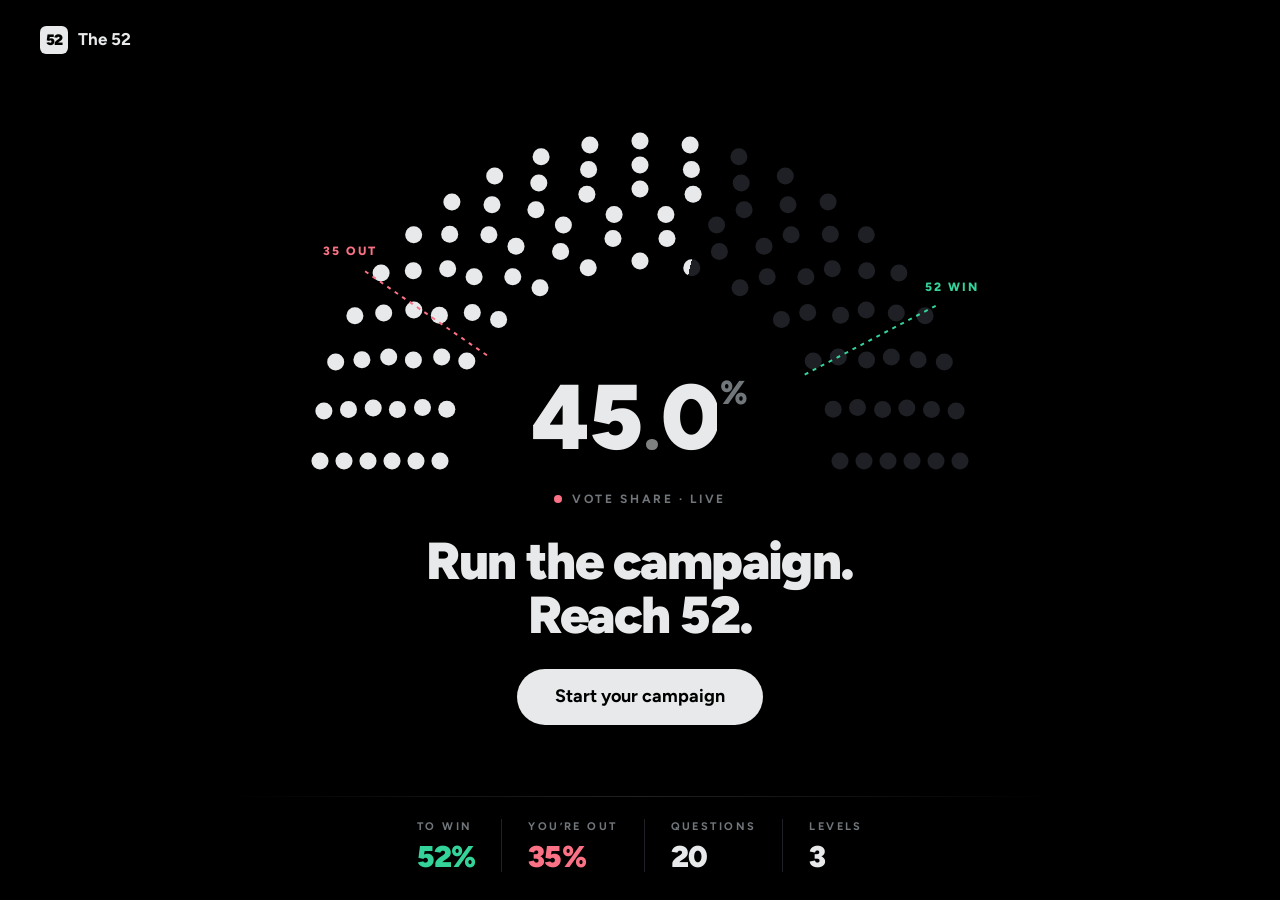
<file: 52/index.html>
<!doctype html>
<html lang="en">
<head>
<meta charset="utf-8">
<meta name="viewport" content="width=device-width, initial-scale=1">
<title>The 52: reply to the news, win the vote</title>
<meta name="description" content="The 52: a campaign game. Pick a difficulty, answer the news, and try to win 52% of the vote.">
<link rel="icon" href="data:image/svg+xml,%3Csvg xmlns=%27http://www.w3.org/2000/svg%27 viewBox=%270 0 100 100%27%3E%3Crect width=%27100%27 height=%27100%27 rx=%2722%27 fill=%27%23E7E9EA%27/%3E%3Ctext x=%2750%27 y=%2770%27 text-anchor=%27middle%27 font-family=%27system-ui,sans-serif%27 font-weight=%27900%27 font-size=%2758%27 fill=%27%23000%27%3E52%3C/text%3E%3C/svg%3E">
<link rel="preconnect" href="https://fonts.googleapis.com">
<link rel="preconnect" href="https://fonts.gstatic.com" crossorigin>
<link href="https://fonts.googleapis.com/css2?family=Figtree:wght@400;500;600;700;800;900&display=swap" rel="stylesheet">
<link rel="stylesheet" href="css/base.css">
<link rel="stylesheet" href="css/intro.css">
<link rel="stylesheet" href="css/feed.css">
<link rel="stylesheet" href="css/end.css">
</head>
<body>
<div id="app"></div>
<noscript><p style="color:#fff;padding:24px">This game needs JavaScript.</p></noscript>
<script src="js/data/easy.js"></script>
<script src="js/data/medium.js"></script>
<script src="js/data/hard.js"></script>
<script src="js/game.js"></script>
<script src="js/art.js"></script>
<script src="js/ui.js"></script>
<script src="js/main.js"></script>
</body>
</html>
</file>
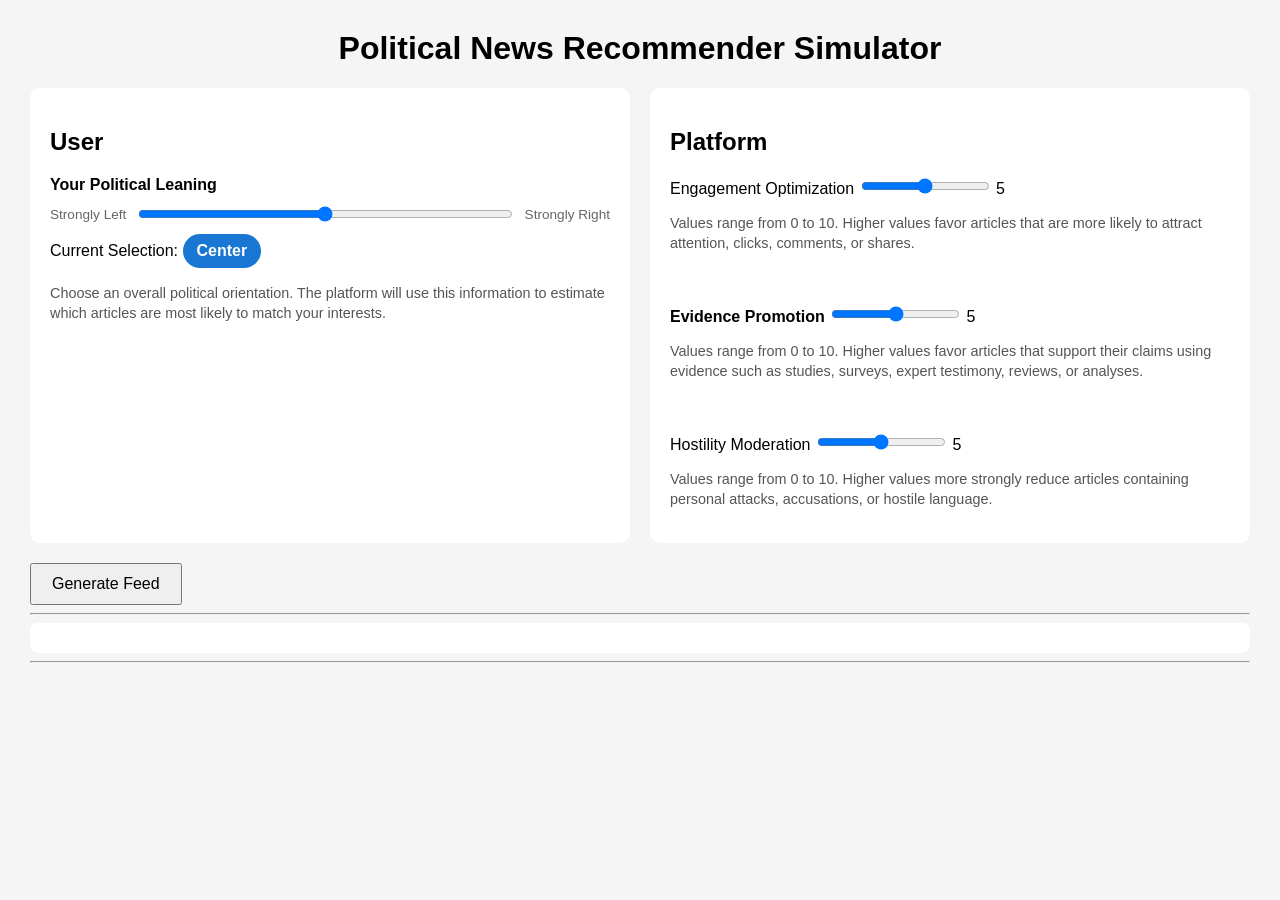
<file: PoliticalNewsSimulator/index.html>
<!DOCTYPE html>
<html lang="en">
<head>
    <meta charset="UTF-8">
    <meta name="viewport" content="width=device-width, initial-scale=1.0">
    <title>Political News Simulator</title>
    <link rel="stylesheet" href="style.css">
    <script src="app.js" defer></script>
</head>
<body>

    <h1>Political News Recommender Simulator</h1>

    <div class="controls">

        <div class="panel">

            <h2>User</h2>

            <label>
                <strong>Your Political Leaning</strong>
            </label>

            <div class="slider-row">
                <span class="endpoint">
                    Strongly Left
                </span>

                <input
                    type="range"
                    id="leaning"
                    min="-2"
                    max="2"
                    step="1"
                    value="0"
                >

                <span class="endpoint">
                    Strongly Right
                </span>
            </div>

            <div class="current-selection">
                Current Selection:
                <span id="leaningValue" class="current-value">
                    Center
                </span>
            </div>

            <p class="help-text">
                Choose an overall political orientation.
                The platform will use this information to
                estimate which articles are most likely
                to match your interests.
            </p>

        </div>
        
        <!-- <div class="panel">
            <h2>User</h2>

            <label>
                Political Leaning
            </label>

            <input
                type="range"
                id="leaning"
                min="-2"
                max="2"
                step="1"
                value="0"
            >

            <div id="leaningValue">Center</div>

            <div class="scale-labels">
                <span>Strongly Left</span>
                <span>Left</span>
                <span>Center</span>
                <span>Right</span>
                <span>Strongly Right</span>
            </div>

            <p class="help-text">
                Choose an overall political orientation.
                The platform will use this information to estimate
                which articles are most likely to match your interests.
            </p>           
        </div> -->

        <div class="panel">
            <h2>Platform</h2>

            <label>Engagement Optimization</label>

            <input
                type="range"
                id="engagementWeight"
                min="0"
                max="10"
                value="5"
            >

            <span id="engagementValue">5</span>

            <p class="help-text">
                Values range from 0 to 10.

                Higher values favor articles that are more
                likely to attract attention, clicks,
                comments, or shares.
            </p>

            <br><br>

            <label>
                <strong>Evidence Promotion</strong>
            </label>

            <input
                type="range"
                id="evidenceWeight"
                min="0"
                max="10"
                value="5"
            >

            <span id="evidenceValue">5</span>

            <p class="help-text">
                Values range from 0 to 10.

                Higher values favor articles that support
                their claims using evidence such as studies,
                surveys, expert testimony, reviews, or analyses.
            </p>

            <br><br>

            <label>Hostility Moderation</label>

            <input
                type="range"
                id="hostilityWeight"
                min="0"
                max="10"
                value="5"
            >

            <span id="hostilityValue">5</span>

            <p class="help-text">
                Values range from 0 to 10.

                Higher values more strongly reduce articles
                containing personal attacks, accusations,
                or hostile language.
            </p>

        </div>

    </div>

    <button id="generateBtn">
        Generate Feed
    </button>

    <hr>

    <div id="stats"></div>

    <hr>

    <div id="feed"></div>

</body>
</html>
</file>
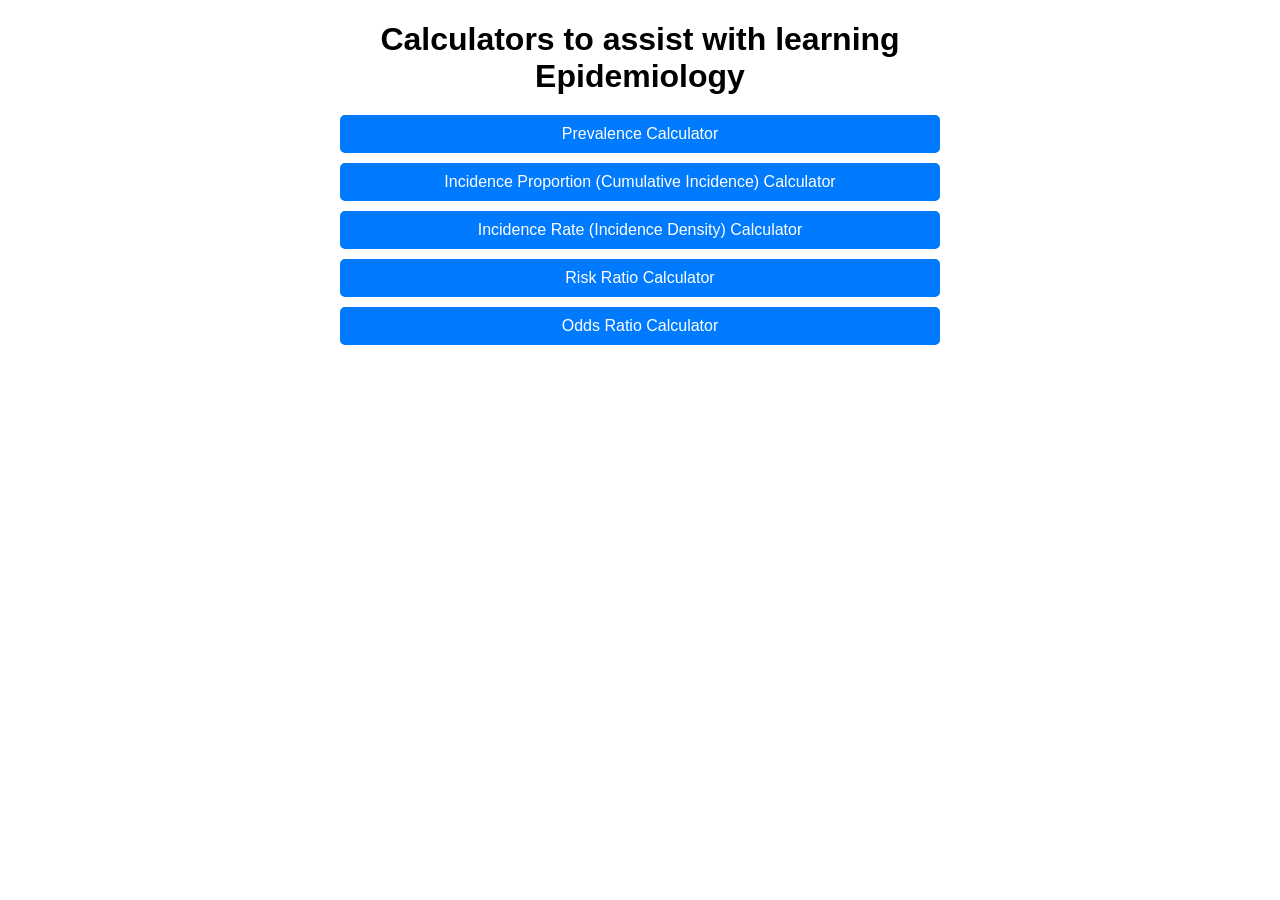
<file: HealthSciences/calculators.html>
<!DOCTYPE html>
<html lang="en">
<head>
    <meta charset="UTF-8">
    <meta name="viewport" content="width=device-width, initial-scale=1.0">
    <title>Health Calculators</title>
    <link rel="stylesheet" href="epiStyles.css">
        <style>
        body {
            text-align: center;
        }
        .container {
            max-width: 600px;
            margin: auto;
        }
        h1 {
            margin-bottom: 20px;
        }
        a {
            display: block;
            margin: 10px 0;
            padding: 10px;
            background-color: #007BFF;
            color: white;
            text-decoration: none;
            border-radius: 5px;
        }
        a:hover {
            background-color: #0056b3;
        }
    </style>
</head>
<body>
    <div class="container">
        <h1>Calculators to assist with learning Epidemiology</h1>
        <a href="prevalenceCalculator.html">Prevalence Calculator</a>
        <a href="IncidenceProportionCalculator.html">Incidence Proportion (Cumulative Incidence) Calculator</a>
        <a href="incidenceRateCalculator.html">Incidence Rate (Incidence Density) Calculator</a>
        <a href="risk_ratio.html">Risk Ratio Calculator</a>
        <a href="odds_ratio.html">Odds Ratio Calculator</a>
    </div>
</body>
</html>
</file>
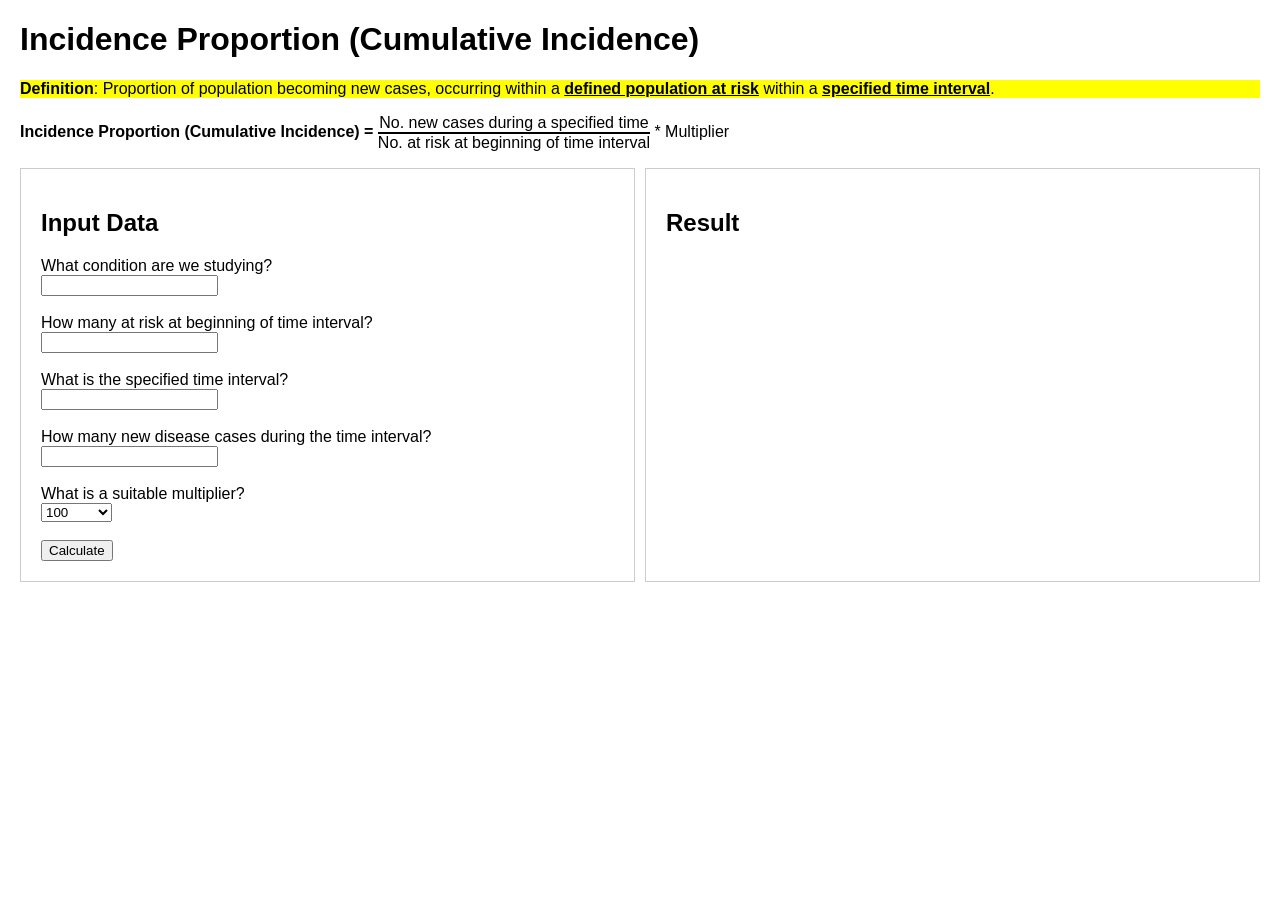
<file: HealthSciences/IncidenceProportionCalculator.html>
<!DOCTYPE html>
<html lang="en">
<head>
    <meta charset="UTF-8">
    <meta name="viewport" content="width=device-width, initial-scale=1.0">
    <title>Incidence Proportion (Cumulative Incidence)</title>
    <link rel="stylesheet" href="epiStyles.css">
    <style>
        .container {
            display: flex;
        }
        .pane {
            flex: 1;
            padding: 20px;
            border: 1px solid #ccc;
            margin-right: 10px;
        }
        .pane:last-child {
            margin-right: 0;
        }
        .result {
            margin-top: 20px;
            /* font-weight: bold; */
        }
    </style>
</head>
<body>
    <h1>Incidence Proportion (Cumulative Incidence)</h1>
    <p class="highlight"><b>Definition</b>: Proportion of population becoming new cases, occurring within a <u><b>defined population at risk</b></u> within a <u><b>specified time interval</b></u>.</p>
    <p><b>Incidence Proportion (Cumulative Incidence) =</b> <span class="fraction"><span class="numerator">No. new cases during a specified time</span><span class="denominator">No. at risk at beginning of time interval</span></span> * Multiplier</p>
    
    <div class="container">
        <div class="pane">
            <h2>Input Data</h2>
            <label for="disease">What condition are we studying?</label><br>
            <input type="text" id="disease"><br><br>
            
            <label for="atRisk">How many at risk at beginning of time interval?</label><br>
            <input type="number" id="atRisk" min="1" step="1" title="Enter a whole number >= 1"><br><br>
            
            <label for="timeInterval">What is the specified time interval?</label><br>
            <input type="text" id="timeInterval"><br><br>
            
            <label for="newCases">How many new disease cases during the time interval?</label><br>
            <input type="number" id="newCases" min="0" step="1" title="Enter a whole number between 0 and no. at risk"><br><br>
            
            <label for="multiplier">What is a suitable multiplier?</label><br>
            <select id="multiplier">
                <option value="100">100</option>
                <option value="1000">1000</option>
                <option value="10000">10K</option>
                <option value="100000">100K</option>
                <option value="1000000">1 Million</option>
              </select><br><br>

            <button id="calculateBtn">Calculate</button>
        </div>
        <div class="pane">
            <h2>Result</h2>
            <div id="result" class="result"></div>
        </div>
    </div>

    <script src="https://code.jquery.com/jquery-3.6.0.min.js"></script>
    <script>
        $(document).ready(function() {
            $('#calculateBtn').click(function() {
                var disease = $('#disease').val();
                var atRisk = parseFloat($('#atRisk').val());
                var newCases = parseFloat($('#newCases').val());
                var multiplier = parseFloat($('#multiplier').val());
                var timeInterval = $('#timeInterval').val();

                var diseaseMsg = `<span class="tooltip">${disease}<span class="tooltiptext" style="width: 250px;">this is the disease you specified</span></span>`;
                var timeIntervalMsg = `<span class="tooltip">${timeInterval}<span class="tooltiptext" style="width: 275px;">this is the specified time interval</span></span>`;
                var multiplierMsg = `<span class="tooltip" >${multiplier}<span class="tooltiptext" style="width: 250px;">this is the multiplier you specified</span></span>`;

                if (isNaN(atRisk) || isNaN(newCases) || atRisk < 1 || !Number.isInteger(Number(atRisk)) || newCases < 0 || !Number.isInteger(Number(newCases)) || newCases > atRisk) {
                    $('#result').text('Please enter valid numbers for no. at risk and for no. new cases.');
                    return;
                }

                var incidenceProportion = (newCases / atRisk) * multiplier;
                var incidenceProportionDisplay = incidenceProportion.toFixed(2).replace(/\.?0+$/, '');

                var msg = `Incidence proportion = `;
                // msg += `<span class="fraction"><span class="numerator">${newCases}</span><span class="denominator">${atRisk}</span></span> * ${multiplier} = `;
                msg += `<span class="tooltip">${incidenceProportionDisplay}<span class="tooltiptext" style="width: 400px;">calculated as:<br>`;
                msg += `<span class="fraction"><span class="numerator">No. new cases (${newCases})</span>`;
                msg += `<span class="denominator">No. at risk (${atRisk})</span></span> * multiplier (${multiplier})</span></span> `;
                msg += `incident cases of ${diseaseMsg} per ${multiplierMsg} at risk over a period of/from ${timeIntervalMsg}.`;

                if (multiplier == 100) {
                    msg += `<br><br>It can also be said as: Incidence proportion of ${diseaseMsg} =  ${incidenceProportionDisplay}% `;
                    msg += `over a period of/from ${timeIntervalMsg}.`;
                }


                $('#result').html(msg);
            });
        });
    </script>
</body>
</html>
</file>
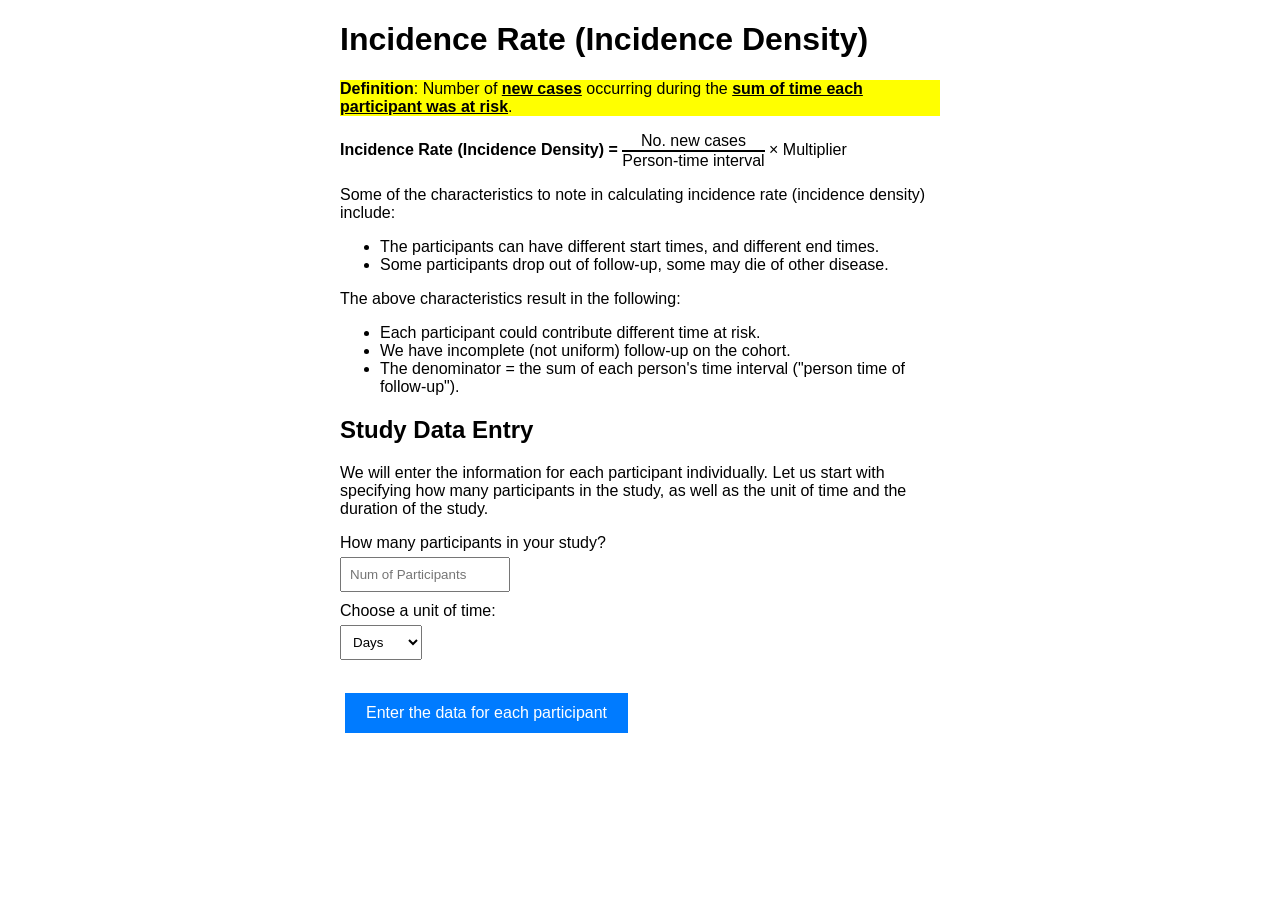
<file: HealthSciences/incidenceRateCalculator.html>
<!DOCTYPE html>
<html lang="en">
<head>
    <meta charset="UTF-8">
    <meta name="viewport" content="width=device-width, initial-scale=1.0">
    <title>Incidence Rate (Incidence Density) Calculator</title>
    <link rel="stylesheet" href="epiStyles.css">
    <style>
        .pane {
            flex: 1;
            padding: 20px;
            border: 1px solid #ccc;
            margin-right: 10px;
        }
        .pane:last-child {
            margin-right: 0;
        }
        .container {
            max-width: 600px;
            margin: auto;
        }

        #input-section, #table-section {
            margin-bottom: 20px;
        }
        label {
            display: block;
            margin-bottom: 5px;
        }

        input, select {
            /* width: 100%; */
            width: auto;
            padding: 8px;
            margin-bottom: 10px;
        }

        /* Style for the buttons */
        button {
            padding: 10px 20px; /* Add padding to the buttons */
            margin: 5px; /* Add some margin between buttons */
            border: 1px solid #007BFF; /* Add a border with a blue color */
            background-color: #007BFF; /* Blue background */
            color: white; /* White text */
            font-size: 16px; /* Increase font size */
            cursor: pointer; /* Pointer cursor on hover */
            transition: background-color 0.3s, color 0.3s; /* Smooth background and text color transition */
        }

        button:hover {
            background-color: #0056b3;
        }

        .invalid {
        border-color: red;
        }

        .invalid:hover::after {
            content: attr(data-error);
            color: red;
            position: absolute;
            background: #fff;
            border: 1px solid red;
            padding: 5px;
            border-radius: 5px;
            white-space: nowrap;
        }        
    </style>
</head>
<body>
    <div class="container">
        <h1>Incidence Rate (Incidence Density)</h1>
        <p class="highlight"><b>Definition</b>: Number of <u><b>new cases</b></u> occurring during the <u><b>sum of time each participant was at risk</b></u>.</p>
        <p><b>Incidence Rate (Incidence Density) = </b> 
            <span class="fraction">
                <span class="numerator">No. new cases</span>
                <span class="denominator">Person-time interval</span>
            </span> 
            &times; Multiplier
        </p>

        <p>Some of the characteristics to note in calculating incidence rate (incidence density) include:
            <ul>
                <li>The participants can have different start times, and different end times.</li>
                <li>Some participants drop out of follow-up, some may die of other disease.</li>
            </ul>

            The above characteristics result in the following:
            <ul>
                <li>Each participant could contribute different time at risk.</li>
                <li>We have incomplete (not uniform) follow-up on the cohort.</li>
                <li>The denominator = the sum of each person's time interval ("person time of follow-up").</li>
            </ul>
        </p>
        <h2>Study Data Entry</h2>
        <p>
            We will enter the information for each participant individually. Let us start with specifying how many 
            participants in the study, as well as the unit of time and the duration of the study.
        </p>
        <div id="input-section">
            <label for="numSubjects">How many participants in your study?</label>
            <input type="number" id="numSubjects" placeholder="Num of Participants" min="1" step="1" max="20" style="width: 150px;" 
                title="Enter a whole number between 1 and 20." required>

            <label for="time-unit">Choose a unit of time:</label>
            <select id="time-unit" name="time-unit">
              <option value="days">Days</option>
              <option value="months">Months</option>
              <option value="years">Years</option>
            </select>            

            <br><br>

            <button id="enterParticipantData">Enter the data for each participant</button>
        </div>
        <div id="table-section" style="display:none;">
            <table id="participant-table" border="1">
                <thead>
                    <tr>
                        <th style="width: 250px;">Participant</th>
                        <th  id="person-time-header" style="width: 150px;">Person-Time</th>
                        <th style="width: 125px;">Developed Disease?</th>
                    </tr>
                </thead>
                <tbody>
                </tbody>
                <tfoot style="font-weight: bold;">
                    <tr style="text-align: center; vertical-align: middle; height: 50px;">
                        <td colspan="1" id="total-person-time-header">Total Person-Time</td>
                        <td id="total-person-time">0</td>
                        <td></td>
                    </tr>
                    <tr style="text-align: center; vertical-align: middle; height: 50px;">
                        <td colspan="2">Num. of Disease Cases</td>
                        <td id="num-disease-cases">0</td>
                    </tr>
                </tfoot>
            </table>
            <br><br>
            <label for="multiplier">What is the multiplier you want to use? Choose a multiplier that will give meaningful numbers for Incidence Rate (Incidence Density).</label><br>
            <select id="multiplier">
                <option value="100">100</option>
                <option value="1000">1000</option>
                <option value="10000">10K</option>
                <option value="100000">100K</option>
                <option value="1000000">1 Million</option>
              </select><br><br>
            <button id="calculateIncidenceRate">Calculate Incidence Rate (Incidence Density)</button>

            <p id="incidenceRate1"></p>
        </div>
    <script src="https://code.jquery.com/jquery-3.6.0.min.js"></script>
    <script>
    $(document).ready(function() {
        $('#time-unit').change(function() {
            var selectedUnit = $(this).val();
            $('#duration').attr('title', `How many ${selectedUnit} in your study? Enter it a whole number >= 1.`);
        });
        $('#enterParticipantData').click(function(event) {
            $('#table-section').hide();
            event.preventDefault();
            let isValid = true;
    
            const numSubjects = $('#numSubjects');
            const numSubjectsVal = parseFloat(numSubjects.val());
    
            if (numSubjectsVal < 1 || numSubjectsVal > 20 || !Number.isInteger(Number(numSubjectsVal))) {
                numSubjects.addClass('invalid').attr('data-error', 'Number of participants must be a whole number between 1 and 20.');
                isValid = false;
            } else {
                numSubjects.removeClass('invalid').removeAttr('data-error');
            }
        
            if (isValid) {
                $('#table-section').show();
                const timeUnit = $('#time-unit');
                const units = timeUnit.find('option:selected').text();
                const tableBody = $('#participant-table tbody');
                tableBody.empty();
                $('#total-person-time').text(``);
                $('#num-disease-cases').text(`0`);
                $('#incidenceRate1').text(``);

                $('#person-time-header').text(`Person-${units}`);
                $('#total-person-time-header').text(`Total Person-${units}`);

                for (let i = 1; i <= numSubjectsVal; i++) {
                    const row = `
                        <tr style="text-align: center;vertical-align: middle;">
                            <td>Participant #${i}</td>
                            <td>
                                <input type="number" class="person-time" 
                                    title="How many ${units} was Participant #${i} in the study? Report this as number > 0." required>
                            </td>
                            <td>
                                <select class="developed-disease" title="Did Participant #${i} develop the disease when the follow-up was done?"
                                    required>
                                    <option value="">Select</option>
                                    <option value="yes">Yes</option>
                                    <option value="no">No</option>
                                </select>
                            </td>
                        </tr>
                    `;
                    tableBody.append(row);
                }

                $('.person-time').on('input', function() {
                    const row = $(this).closest('tr');
                    const personDuration = parseFloat($(this).val());

                    // Validate personDuration
                    if (isNaN(personDuration) || personDuration <= 0) {
                        $(this).addClass('invalid');
                        isValid = false;
                    } else {
                        $(this).removeClass('invalid');
                        isValid = true;
                    }

                    // if (isValid) 
                    updateTotals();
                });

                $(document).on('change', '.developed-disease', function() {
                    updateTotals();
                });
            }
        });


        function updateTotals() {
            $('#total-person-time').text('');
            $('#num-disease-cases').text('');

            let totalPersonTime = 0;
            let numDiseaseCases = 0;

            $('#participant-table tbody tr').each(function() {
                const developedDisease = $(this).find('.developed-disease').val();
                if (developedDisease === 'yes') {
                    numDiseaseCases += 1;
                }

                const personTimeElement = $(this).find('.person-time');
                if (personTimeElement.hasClass('invalid')) return true;
                const personTime = parseFloat(personTimeElement.val());
                if (!isNaN(personTime)) {
                    totalPersonTime += personTime;
                } else {
                    return true;
                }
            });


            const formattedTotalPersonTime = (Number) (totalPersonTime.toFixed(2).replace(/\.?0+$/, ''));

            $('#total-person-time').text(formattedTotalPersonTime);
            $('#num-disease-cases').text(numDiseaseCases);
        }

        $('#calculateIncidenceRate').click(function() {

            $('#incidenceRate1').html("");
            updateTotals();

            const units = $('#time-unit').find('option:selected').text();
            let totalPersonTime = parseFloat($('#total-person-time').text());
            let numDiseaseCases = parseFloat($('#num-disease-cases').text());

            if (isNaN(totalPersonTime) || isNaN(numDiseaseCases) || totalPersonTime <= 0) return;

            var multiplier = $('#multiplier').val();

            const incidenceRate = numDiseaseCases / totalPersonTime * multiplier;
            const formattedIncidenceRate = (Number) (incidenceRate.toFixed(2).replace(/\.?0+$/, ''));

            const multiplierMsg = `<span class="tooltip" >${multiplier}<span class="tooltiptext" style="width: 300px;">this is the multiplier you specified</span></span>`;

            resultText = `<span class="tooltip">Incidence Rate (Incidence Density) = ${formattedIncidenceRate}<span class="tooltiptext" style="width: 450px;">Calculated as: <br><span class="fraction"><span class="numerator">Num. of Disease cases (${numDiseaseCases})</span><span class="denominator">Total Person-${units} (${totalPersonTime})</span></span> * multipler (${multiplier})</span></span> per ${multiplierMsg} Person-${units}.`;

            $('#incidenceRate1').html(resultText);

        });

    });
    </script>
</body>
</file>
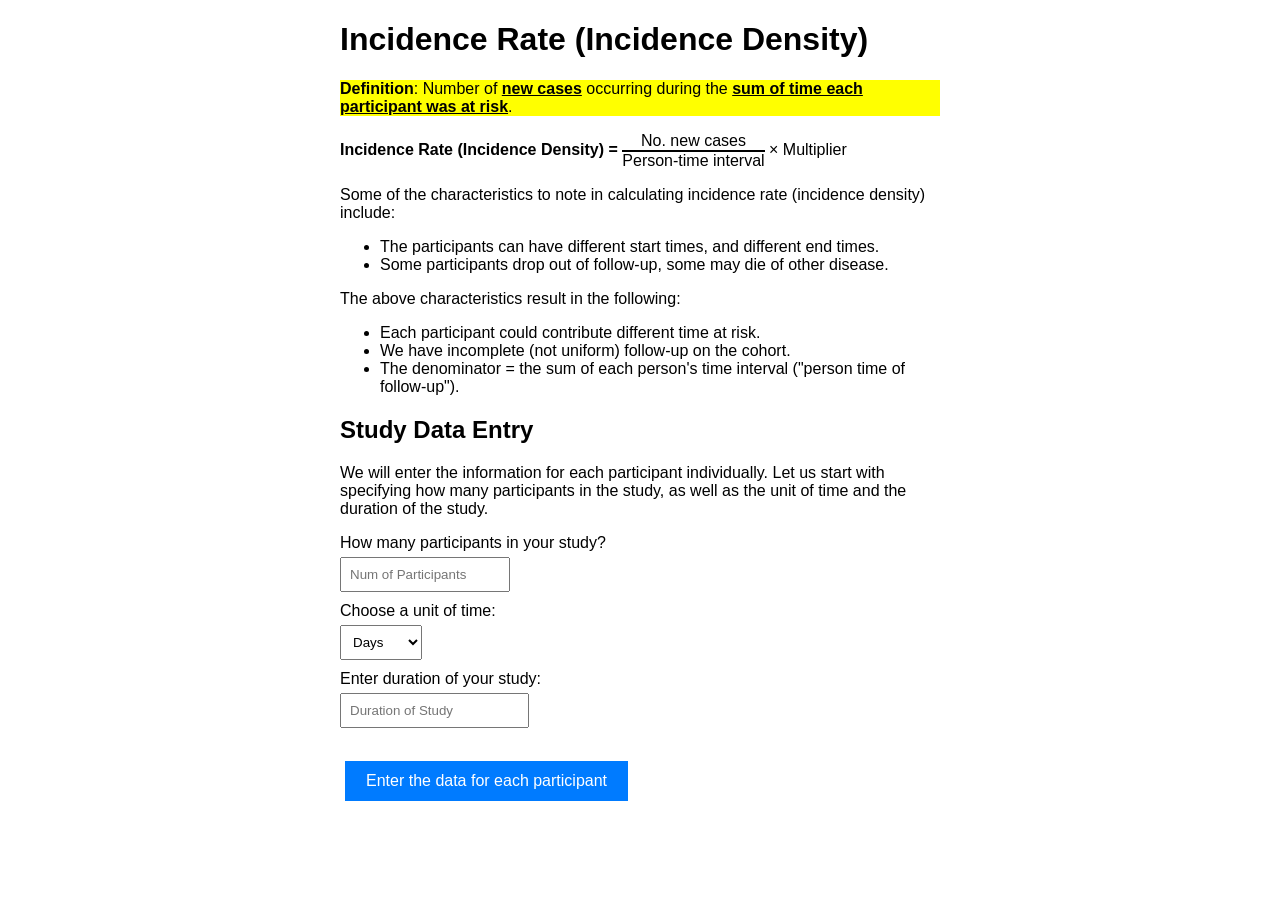
<file: HealthSciences/incidenceRateCalculator2.html>
<!DOCTYPE html>
<html lang="en">
<head>
    <meta charset="UTF-8">
    <meta name="viewport" content="width=device-width, initial-scale=1.0">
    <title>Incidence Rate (Incidence Density) Calculator</title>
    <link rel="stylesheet" href="epiStyles.css">
    <style>
        .pane {
            flex: 1;
            padding: 20px;
            border: 1px solid #ccc;
            margin-right: 10px;
        }
        .pane:last-child {
            margin-right: 0;
        }
        .container {
            max-width: 600px;
            margin: auto;
        }

        #input-section, #table-section {
            margin-bottom: 20px;
        }
        label {
            display: block;
            margin-bottom: 5px;
        }

        input, select {
            /* width: 100%; */
            width: auto;
            padding: 8px;
            margin-bottom: 10px;
        }

        /* Style for the buttons */
        button {
            padding: 10px 20px; /* Add padding to the buttons */
            margin: 5px; /* Add some margin between buttons */
            border: 1px solid #007BFF; /* Add a border with a blue color */
            background-color: #007BFF; /* Blue background */
            color: white; /* White text */
            font-size: 16px; /* Increase font size */
            cursor: pointer; /* Pointer cursor on hover */
            transition: background-color 0.3s, color 0.3s; /* Smooth background and text color transition */
        }

        button:hover {
            background-color: #0056b3;
        }

        .invalid {
        border-color: red;
        }

        .invalid:hover::after {
            content: attr(data-error);
            color: red;
            position: absolute;
            background: #fff;
            border: 1px solid red;
            padding: 5px;
            border-radius: 5px;
            white-space: nowrap;
        }        
    </style>
</head>
<body>
    <div class="container">
        <h1>Incidence Rate (Incidence Density)</h1>
        <p class="highlight"><b>Definition</b>: Number of <u><b>new cases</b></u> occurring during the <u><b>sum of time each participant was at risk</b></u>.</p>
        <p><b>Incidence Rate (Incidence Density) = </b> 
            <span class="fraction">
                <span class="numerator">No. new cases</span>
                <span class="denominator">Person-time interval</span>
            </span> 
            &times; Multiplier
        </p>

        <p>Some of the characteristics to note in calculating incidence rate (incidence density) include:
            <ul>
                <li>The participants can have different start times, and different end times.</li>
                <li>Some participants drop out of follow-up, some may die of other disease.</li>
            </ul>

            The above characteristics result in the following:
            <ul>
                <li>Each participant could contribute different time at risk.</li>
                <li>We have incomplete (not uniform) follow-up on the cohort.</li>
                <li>The denominator = the sum of each person's time interval ("person time of follow-up").</li>
            </ul>
        </p>
        <h2>Study Data Entry</h2>
        <p>
            We will enter the information for each participant individually. Let us start with specifying how many 
            participants in the study, as well as the unit of time and the duration of the study.
        </p>
        <div id="input-section">
            <label for="numSubjects">How many participants in your study?</label>
            <input type="number" id="numSubjects" placeholder="Num of Participants" min="1" step="1" max="20" style="width: 150px;" 
                title="Enter a whole number between 1 and 20." required>

            <label for="time-unit">Choose a unit of time:</label>
            <select id="time-unit" name="time-unit">
              <option value="days">Days</option>
              <option value="months">Months</option>
              <option value="years">Years</option>
            </select>            

            <label for="duration">Enter duration of your study:</label>
            <input type="number" id="duration" placeholder="Duration of Study" min="1" step="1"
                title="How many days in your study? Enter it a whole number >= 1." required><br><br>

            <button id="enterParticipantData">Enter the data for each participant</button>
        </div>
        <div id="table-section" style="display:none;">
            <table id="participant-table" border="1">
                <thead>
                    <tr>
                        <th style="width: 150px;">Participant</th>
                        <th style="width: 125px;">Initiation of Follow-up</th>
                        <th style="width: 125px;">Date no longer at risk</th>
                        <th  id="person-time-header" style="width: 150px;">Person-Time</th>
                        <th style="width: 125px;">Developed Disease?</th>
                    </tr>
                </thead>
                <tbody>
                </tbody>
                <tfoot style="font-weight: bold;">
                    <tr style="text-align: center; vertical-align: middle;">
                        <td colspan="3" id="total-person-time-header">Total Person-Time</td>
                        <td id="total-person-time">0</td>
                        <td></td>
                    </tr>
                    <tr style="text-align: center; vertical-align: middle;">
                        <td colspan="4">Num. of Disease Cases</td>
                        <td id="num-disease-cases">0</td>
                        <!-- <td></td> -->
                    </tr>
                </tfoot>
            </table>
            <br>
            <label for="multiplier">What is the multiplier you want to use? Choose a multiplier that will give meaningful numbers for Incidence Rate (Incidence Density).</label><br>
            <select id="multiplier">
                <option value="100">100</option>
                <option value="1000">1000</option>
                <option value="10000">10K</option>
                <option value="100000">100K</option>
                <option value="1000000">1 Million</option>
              </select><br><br>
            <button id="calculateIncidenceRate">Calculate Incidence Rate (Incidence Density)</button>

            <p id="incidenceRate1"></p>
        </div>
    <script src="https://code.jquery.com/jquery-3.6.0.min.js"></script>
    <script>
    $(document).ready(function() {
        $('#time-unit').change(function() {
            var selectedUnit = $(this).val();
            $('#duration').attr('title', `How many ${selectedUnit} in your study? Enter it a whole number >= 1.`);
        });
        $('#enterParticipantData').click(function(event) {
            $('#table-section').hide();
            event.preventDefault();
            let isValid = true;
    
            const numSubjects = $('#numSubjects');
            const numSubjectsVal = parseFloat(numSubjects.val());
            const duration = $('#duration');
            const durationVal = parseFloat(duration.val());
    
            if (numSubjectsVal < 1 || numSubjectsVal > 20 || !Number.isInteger(Number(numSubjectsVal))) {
                numSubjects.addClass('invalid').attr('data-error', 'Number of participants must be a whole number between 1 and 20.');
                isValid = false;
            } else {
                numSubjects.removeClass('invalid').removeAttr('data-error');
            }
        
            if (durationVal < 1 || !Number.isInteger(Number(durationVal))) {
                duration.addClass('invalid').attr('data-error', 'Duration must be a whole number >= 1.');
                isValid = false;
            } else {
                duration.removeClass('invalid').removeAttr('data-error');
            }
    
            if (isValid) {
                $('#table-section').show();
                const timeUnit = $('#time-unit');
                const units = timeUnit.find('option:selected').text();
                const tableBody = $('#participant-table tbody');
                tableBody.empty();
                $('#total-person-time').text(``);
                $('#num-disease-cases').text(`0`);
                $('#incidenceRate1').text(``);

                $('#person-time-header').text(`Person-${units}`);
                $('#total-person-time-header').text(`Total Person-${units}`);

                for (let i = 1; i <= numSubjectsVal; i++) {
                    const row = `
                        <tr style="text-align: center;vertical-align: middle;">
                            <td>Participant #${i}</td>
                            <td>
                                <input type="number" min="1" max="${durationVal}" 
                                    title="When did Participant #${i} first enter the study? Report this as number of ${units} since the study started. This can be any number from 1 (start of the study) to ${durationVal} (end of the study)." 
                                    class="initiation" required>
                            </td>
                            <td>
                                <input type="number" min="1" max="${durationVal}" 
                                    title="This could be due to contracting disease/loss of follow-up/study end. Report this as number of ${units} since the study started. This can be any number after the initiation of follow-up to ${durationVal} (end of the study)." 
                                    class="end" required>
                            </td>
                            <td class="person-time"></td>
                            <td>
                                <select class="developed-disease" title="Did Participant #${i} develop the disease when the follow-up was done?"
                                    required>
                                    <option value="">Select</option>
                                    <option value="yes">Yes</option>
                                    <option value="no">No</option>
                                </select>
                            </td>
                        </tr>
                    `;
                    tableBody.append(row);
                }

                $('.initiation').on('input', function() {
                    const row = $(this).closest('tr');
                    const initiationValue = parseFloat($(this).val());
                    const endInput = row.find('.end');
                    $('#total-person-time').text(``);

                    let isValid = true;

                    // Validate initiation
                    if (isNaN(initiationValue) || !Number.isInteger(Number(initiationValue)) || initiationValue < 1 || initiationValue > duration) {
                        $(this).addClass('invalid');
                        isValid = false;
                        $(this).attr('title', `This is when the Participant first entered the study. Report this as number of ${units} since the study started. This can be any whole number from 1 (start of the study) to ${durationVal} (end of the study).`);
                    } else {
                        $(this).removeClass('invalid');
                        isValid = true;
                    }

                    if (isValid) {
                        endInput.attr('min', initiationValue);
                        endInput.attr('title', `This could be due to contracting disease/loss of follow-up/study end. Report this as number of ${units} since the study started. This can be any number from ${initiationValue} (initiation of follow-up) to ${durationVal} (end of the study).`);
                    } else {
                        row.find('.person-time').text('');
                        endInput.attr('min', 1);
                        endInput.attr('title', `This could be due to contracting disease/loss of follow-up/study end. Report this as number of ${units} since the study started. This can be any number after the initiation of follow-up to ${durationVal} (the end of the study).`);
                        return;
                    }
                    updateTotals();
                });

                $('.end').on('input', function() {
                    const row = $(this).closest('tr');

                    row.find('.person-time').text('');
                    $('#total-person-time').text('');
                    // $('#num-disease-cases').text('');

                    const initiationElem =  row.find('.initiation');
                    const initiationValue = parseFloat(initiationElem.val());
                    const endInput = row.find('.end');
                    const endVal = parseFloat(endInput.val());

                    const initiationValid =  (!(initiationElem.hasClass('invalid')) && (!isNaN(initiationValue)));

                    let endValid = true;

                    // Validate end when initiation may or may not have inValid class
                    if (isNaN(endVal) || !Number.isInteger(Number(endVal)) || endVal < 1 || endVal > durationVal) {
                        $(this).addClass('invalid');
                        endValid = false;
                        $(this).attr('title', `This could be due to contracting disease/loss of follow-up/study end. Report this as number of ${units} since the study started. This can be any number after the initiation of follow-up to ${durationVal} (the end of the study).`);
                        return;
                    }

                    if (initiationValid && (endVal < initiationValue)) {
                        $(this).addClass('invalid');
                        endValid = false;
                        $(this).attr('title', `This could be due to contracting disease/loss of follow-up/study end. Report this as number of ${units} since the study started. This can be any number from ${initiationValue} (initiation of follow-up) to ${durationVal} (end of the study).`);
                        return;
                    }

                    $(this).removeClass('invalid');
                    endValid = true;

                    if (initiationValid && endValid) {
                        row.find('.person-time').text(endVal - initiationValue + 1);
                    } else {
                        row.find('.person-time').text('');
                        return;
                    }

                    updateTotals();
                });

                $(document).on('change', '.developed-disease', function() {
                    updateTotals();
                });
            }
        });

        function updateTotals() {
            $('#total-person-time').text('');
            $('#num-disease-cases').text('');

            let totalPersonTime = 0;
            let numDiseaseCases = 0;

            $('#participant-table tbody tr').each(function() {
                const personTime = parseInt($(this).find('.person-time').text());
                const developedDisease = $(this).find('.developed-disease').val();

                if (!isNaN(personTime)) {
                    totalPersonTime += personTime;
                } else {
                    return;
                }

                if (developedDisease === 'yes') {
                    numDiseaseCases += 1;
                }
            });

            $('#total-person-time').text(totalPersonTime);
            $('#num-disease-cases').text(numDiseaseCases);
        }

        $('#calculateIncidenceRate').click(function() {

            $('#incidenceRate1').html("");

            const duration = $('#duration').val();
            const units = $('#time-unit').find('option:selected').text();
            let totalPersonTime = 0;
            let numDiseaseCases = 0;
            let isValid = true;

            $('#participant-table tbody tr').each(function() {
                const row = $(this);
                const initiationInput = row.find('.initiation');
                const endInput = row.find('.end');
                const developedDiseaseInput = row.find('.developed-disease');

                if (initiationInput.hasClass('invalid') || endInput.hasClass('invalid')) {
                    // invalid input.. just exit from loop and return.. (do not set the totals)
                    isValid = false;
                    return false;
                }

                let initiation = parseInt(initiationInput.val());
                let end = parseInt(endInput.val());
                let developedDisease = developedDiseaseInput.val();

                if (isNaN(initiation)) {
                    initiation = 1;
                    row.find('.initiation').val(initiation);
                }

                if (isNaN(end)) {
                    end = parseInt(duration);
                    row.find('.end').val(end);
                }

                if (!developedDisease) {
                    developedDisease = 'no';
                    row.find('.developed-disease').val(developedDisease);
                }

                const personTime = end - initiation + 1;
                row.find('.person-time').text(personTime);
                totalPersonTime += personTime;

                if (developedDisease === 'yes') {
                    numDiseaseCases += 1;
                }
            });

            if (!isValid) return;

            $('#total-person-time').text(totalPersonTime);
            $('#num-disease-cases').text(numDiseaseCases);

            var multiplier = $('#multiplier').val();

            const incidenceRate = numDiseaseCases / totalPersonTime * multiplier;
            const formattedIncidenceRate = (Number) (incidenceRate.toFixed(2).replace(/\.?0+$/, ''));

            const multiplierMsg = `<span class="tooltip" >${multiplier}<span class="tooltiptext" style="width: 300px;">this is the multiplier you specified</span></span>`;

            resultText = `<span class="tooltip">Incidence Rate (Incidence Density) = ${formattedIncidenceRate}<span class="tooltiptext" style="width: 450px;">Calculated as: <br><span class="fraction"><span class="numerator">Num. of Disease cases (${numDiseaseCases})</span><span class="denominator">Total Person-${units} (${totalPersonTime})</span></span> * multipler (${multiplier})</span></span> per ${multiplierMsg} Person-${units}.`;

            $('#incidenceRate1').html(resultText);

        });

    });
    </script>
</body>
</file>
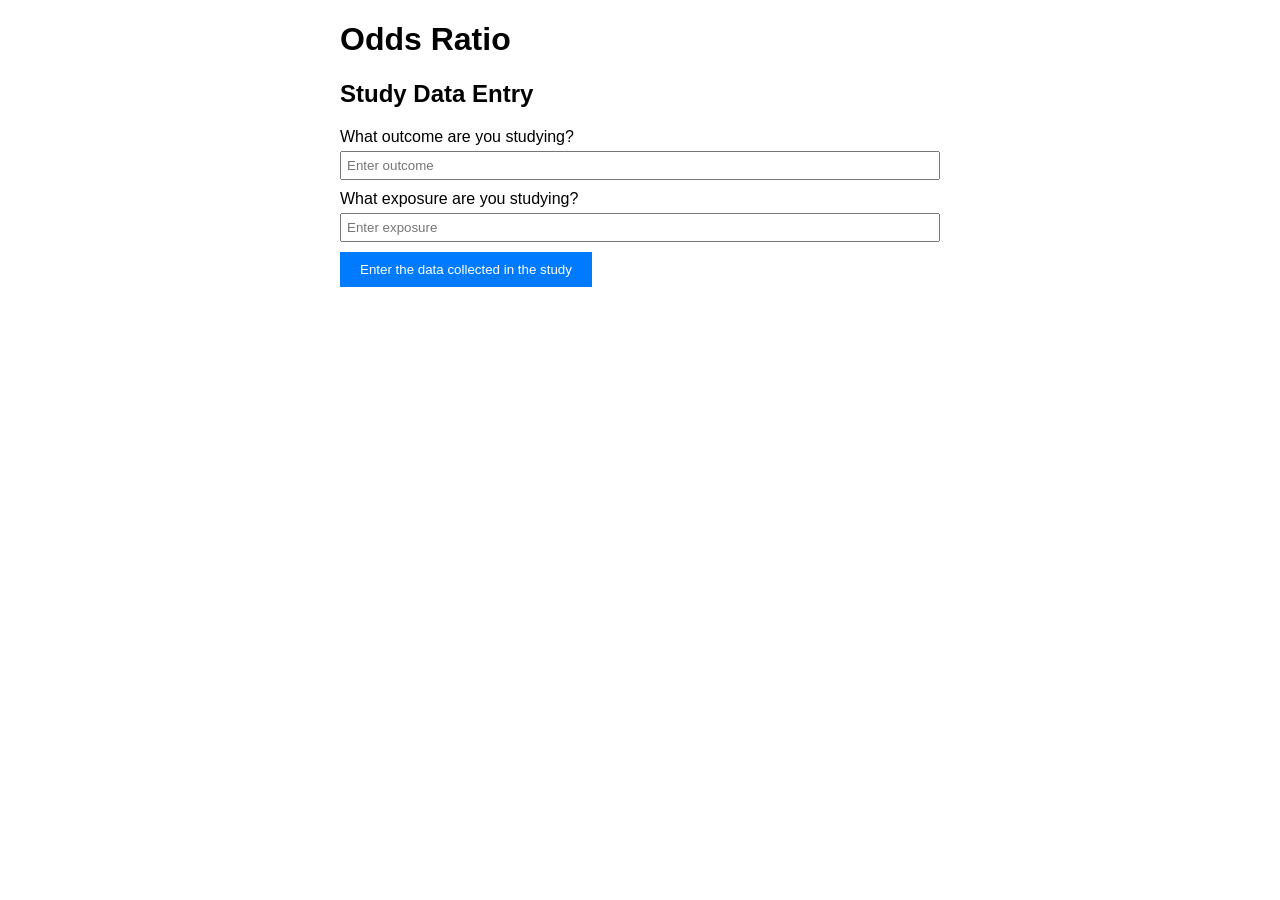
<file: HealthSciences/odds_ratio.html>
<!DOCTYPE html>
<html lang="en">

<head>
    <meta charset="UTF-8">
    <meta name="viewport" content="width=device-width, initial-scale=1.0">
    <title>Odds Ratio Calculator</title>
    <link rel="stylesheet" href="epiStyles.css">
    <style>
        .container {
            max-width: 600px;
            margin: auto;
        }

        .input-section,
        .table-section {
            margin-bottom: 20px;
        }

        label {
            display: block;
            margin-bottom: 5px;
        }

        input[type="text"] {
            width: 100%;
            padding: 8px;
            margin-bottom: 10px;
        }

        button {
            padding: 10px 20px;
            background-color: #007BFF;
            color: white;
            border: none;
            cursor: pointer;
        }

        button:hover {
            background-color: #0056b3;
        }

        table {
            width: 100%;
            border-collapse: collapse;
        }

        table,
        th,
        td {
            border: 1px solid black;
        }

        th,
        td {
            padding: 10px;
            text-align: center;
        }

        input[type="text"] {
            width: 100%;
            padding: 5px;
            box-sizing: border-box;
        }

        #ratiosSection, #attrRiskResult, #PARResult {
            margin-top: 20px;
            padding: 10px;
            border: 1px solid #ccc;
            background-color: #f9f9f9;
        }

        /* Container for the buttons */
        .button-container {
            display: flex;
            justify-content: space-around; /* Distribute space evenly */
            align-items: center; /* Center align items vertically */
            margin: 20px 0; /* Add some margin around the container */
        }

        /* Style for the buttons */
        .button-container button {
            padding: 10px 20px; /* Add padding to the buttons */
            margin: 5px; /* Add some margin between buttons */
            border: 1px solid #007BFF; /* Add a border with a blue color */
            background-color: #007BFF; /* Blue background */
            color: white; /* White text */
            font-size: 16px; /* Increase font size */
            cursor: pointer; /* Pointer cursor on hover */
            transition: background-color 0.3s, color 0.3s; /* Smooth background and text color transition */
        }

        .button-container button:hover {
            background-color: #0056b3; /* Darker blue on hover */
            color: #ffffff; /* Ensure text remains white on hover */
        }


        /* Tooltip arrow */
        .tooltip .tooltiptext::after {
            content: "";
            position: absolute;
            top: 100%; /* At the bottom of the tooltip */
            left: 50%;
            margin-left: -5px;
            border-width: 5px;
            border-style: solid;
            border-color: #555 transparent transparent transparent;
        }

        .fraction .denominator {
            /* margin-top: -5px; */
            margin-top: 0px; 
        }

    </style>
</head>

<body>
    <div class="container">
        <h1>Odds Ratio</h1>
        <h2>Study Data Entry</h2>
        <div class="input-section">
            <label for="disease">What outcome are you studying?</label>
            <input type="text" id="disease" placeholder="Enter outcome">
            <label for="exposure">What exposure are you studying?</label>
            <input type="text" id="exposure" placeholder="Enter exposure">
            <button id="enterData">Enter the data collected in the study</button>
        </div>
        <div class="table-section" style="display:none;">
            <p>Enter the numbers you have collected from your study in the table below. Note: you do not need to enter all numbers.
                Once you have entered the numbers you have, you can compute the remaining values. If you enter numbers that do not 
                add up correctly, we will highlight these inconsistencies for you.</p>

            <table>
                <thead>
                    <tr>
                        <th colspan="2" rowspan="2"></th>
                        <th colspan="2">Outcome Status</th>
                        <th rowspan="2">Row Total</th>
                    </tr>
                    <tr>
                        <th>Yes</th>
                        <th>No</th>
                    </tr>
                </thead>
                <tbody>
                    <tr>
                        <th rowspan="2">Exposure Status</th>
                        <th>Yes</th>
                        <td><input type="text" id="exposedDisease" placeholder="A = E+, O+"></td>
                        <td><input type="text" id="exposedNoDisease" placeholder="B = E+, O-"></td>
                        <td><input type="text" id="totalExposed" placeholder="E+ = A + B"></td>
                    </tr>
                    <tr>
                        <th>No</th>
                        <td><input type="text" id="notExposedDisease" placeholder="C = E-, O+"></td>
                        <td><input type="text" id="notExposedNoDisease" placeholder="D = E-, O-"></td>
                        <td><input type="text" id="totalNotExposed" placeholder="E- = C + D"></td>
                    </tr>
                </tbody>
                <tfoot>
                    <tr>
                        <th colspan="2">Column Total</th>
                        <td><input type="text" id="totalDisease" placeholder="O+ = A + C"></td>
                        <td><input type="text" id="totalNoDisease" placeholder="O- = B + D"></td>
                        <td><input type="text" id="totalSum" placeholder="N = ALL"></td>
                    </tr>
                </tfoot>
            </table>
            <div class="button-container">
                <button id="computeMissing">Compute Missing Numbers</button>
                <button id="validateButton">Validate Numbers</button>
                <button id="clearButton">Clear Table</button>
                <button id="computeRatiosButton">Compute Odds Ratio</button>
            </div>

        </div>
        <div id="ratiosSection" style="display: none;">
            <h3>Odds Ratio:</h3>
            <p>Odds Ratio: <span id="oddsRatioDisplay">[Odds Ratio]</span></p>
        </div>

    </div>
    <script src="https://code.jquery.com/jquery-3.6.0.min.js"></script>

    <script>
        var origMessages = {
            "exposedDisease": "A = E+,O+",
            "exposedNoDisease": "B = E+, O-",
            "totalExposed": "E+ = A + B",
            "notExposedDisease": "C = E-, O+",
            "notExposedNoDisease": "D = E-, O-",
            "totalNotExposed": "E- = C + D",
            "totalDisease": "O+ = A + C",
            "totalNoDisease": "O- = B + D",
            "totalSum": "N = ALL"
        };

        var ids = ['#exposedDisease', '#exposedNoDisease', '#totalExposed', '#notExposedDisease', '#notExposedNoDisease', '#totalNotExposed', '#totalDisease', '#totalNoDisease', '#totalSum'];

        var colorError = 'rgb(255, 0, 0)';
        var colorComputed = 'rgb(212, 237, 218)'; 
        var colorMissing = 'rgb(248, 215, 218)';

        var tooltipTextOutcome = "this is the outcome you specified";
        var tooltipTextExposure = "this is the exposure you specified";
        var tooltipTextMultiplier = "this is the multiplier you specified";

        var riskRatio = 0;
        var formattedRiskRatio = 0;

        function displayRatiosError() {
            var message = 'Make sure there are no missing numbers in the table and the numbers add up before ratios can be computed.';
            $('#computeRatiosButton').attr('title', message);
        }

        function clearRatiosError() {
            $('#computeRatiosButton').removeAttr('title');
        }

        function updateTextBox(el, newVal, msg) {
            el.removeAttr('title');
            el.attr('title',msg);
            el.val(newVal).css('background-color', colorComputed);
        }

        function computeMissing() {
            $.each(ids, function(index, id) {
                if ($(id).css('background-color') && 
                        ($(id).css('background-color') === colorError || $(id).css('background-color') === colorComputed)) {
                    $(id).val(''); // Clear the value
                    $(id).attr('title',origMessages[$(id).attr('id')]);
                }
            });

            var exposedDisease = $('#exposedDisease').val() ? parseInt($('#exposedDisease').val()) : undefined;
            var exposedNoDisease = $('#exposedNoDisease').val() ? parseInt($('#exposedNoDisease').val()) : undefined;
            var notExposedDisease = $('#notExposedDisease').val() ? parseInt($('#notExposedDisease').val()) : undefined;
            var notExposedNoDisease = $('#notExposedNoDisease').val() ? parseInt($('#notExposedNoDisease').val()) : undefined;
            var totalExposed = $('#totalExposed').val() ? parseInt($('#totalExposed').val()) : undefined;
            var totalNotExposed = $('#totalNotExposed').val() ? parseInt($('#totalNotExposed').val()) : undefined;
            var totalDisease = $('#totalDisease').val() ? parseInt($('#totalDisease').val()) : undefined;
            var totalNoDisease = $('#totalNoDisease').val() ? parseInt($('#totalNoDisease').val()) : undefined;
            var totalSum = $('#totalSum').val() ? parseInt($('#totalSum').val()) : undefined;

            $.each(ids,function(index, id) {
                if ($(id).css('background-color') && $(id).css('background-color') === 'rgb(248, 215, 218)') {
                    $(id).css('background-color', '');
                }
            });

            var updatedVals = true;

            while (updatedVals) {
                // Compute and update missing values
                updatedVals = false;

                // E+ = A + B
                if (totalExposed === undefined && exposedDisease !== undefined && exposedNoDisease !== undefined) {
                    totalExposed = exposedDisease + exposedNoDisease;
                    updatedVals = true;
                    updateTextBox($('#totalExposed'), totalExposed, origMessages["totalExposed"] + ' ' +
                        'E+ computed as: ' + 'E+,O+ (' + exposedDisease + ') + E+,O- (' + exposedNoDisease + ').');
                }
                if (exposedDisease === undefined && totalExposed !== undefined && exposedNoDisease !== undefined) {
                    exposedDisease = totalExposed - exposedNoDisease;
                    updatedVals = true;
                    updateTextBox($('#exposedDisease'), exposedDisease, origMessages["exposedDisease"] + ' ' +
                        'E+,O+ computed as: ' + 'E+ (' + totalExposed + ') - E+,O- (' + exposedNoDisease + ').');
                }
                if (exposedNoDisease === undefined && totalExposed !== undefined && exposedDisease !== undefined) {
                    exposedNoDisease = totalExposed - exposedDisease;
                    updatedVals = true;
                    updateTextBox($('#exposedNoDisease'), exposedNoDisease, origMessages["exposedNoDisease"] + ' ' +
                        'E+,O- computed as: ' + 'E+ (' + totalExposed + ') - E+,O+ (' + exposedDisease + ').');
                }

                // E- = C + D
                if (totalNotExposed === undefined && notExposedDisease !== undefined && notExposedNoDisease !== undefined) {
                    totalNotExposed = notExposedDisease + notExposedNoDisease;
                    updatedVals = true;
                    updateTextBox($('#totalNotExposed'), totalNotExposed, origMessages["totalNotExposed"] + ' ' +
                        'E- computed as: ' + 'E-,O+ (' + notExposedDisease + ') + E-,O- (' + notExposedNoDisease + ').');
                }
                if (notExposedDisease === undefined && totalNotExposed !== undefined && notExposedNoDisease !== undefined) {
                    notExposedDisease = totalNotExposed - notExposedNoDisease;
                    updatedVals = true;
                    updateTextBox($('#notExposedDisease'), notExposedDisease, origMessages["notExposedDisease"] + ' ' +
                        'E-,O+ computed as: ' + 'E- (' + totalNotExposed + ') - E-,O- (' + notExposedNoDisease + ').');
                }
                if (notExposedNoDisease === undefined && totalNotExposed !== undefined && notExposedDisease !== undefined) {
                    notExposedNoDisease = totalNotExposed - notExposedDisease;
                    updatedVals = true;
                    updateTextBox($('#notExposedNoDisease'), notExposedNoDisease, origMessages["notExposedNoDisease"] + ' ' +
                        'E-,O- computed as: ' + 'E- (' + totalNotExposed + ') - E-,O+ (' + notExposedDisease + ').');
                }

                // O+ = A + C
                if (totalDisease === undefined && exposedDisease !== undefined && notExposedDisease !== undefined) {
                    totalDisease = exposedDisease + notExposedDisease;
                    updatedVals = true;
                    updateTextBox($('#totalDisease'), totalDisease, origMessages["totalDisease"] + ' ' +
                        'O+ computed as: ' + 'E+,O+ (' + exposedDisease + ') + E-,O+ (' + notExposedDisease + ').');
                }
                if (exposedDisease === undefined && totalDisease !== undefined && exposedDisease !== undefined) {
                    exposedDisease = totalDisease - notExposedDisease;
                    updatedVals = true;
                    updateTextBox($('#exposedDisease'), exposedDisease, origMessages["exposedDisease"] + ' ' +
                        'E+,O+ computed as: ' + 'O+ (' + totalDisease + ') - E-,O+ (' + notExposedDisease + ').');
                }
                if (notExposedDisease === undefined && totalDisease !== undefined && exposedDisease !== undefined) {
                    notExposedDisease = totalDisease - exposedDisease;
                    updatedVals = true;
                    updateTextBox($('#notExposedDisease'), notExposedDisease, origMessages["notExposedDisease"] + ' ' +
                        'E-,O+ computed as: ' + 'O+ (' + totalDisease + ') - E+,O+ (' + exposedDisease + ').');
                }

                // O- = B + D
                if (totalNoDisease === undefined && exposedNoDisease !== undefined && notExposedNoDisease !== undefined) {
                    totalNoDisease = exposedNoDisease + notExposedNoDisease;
                    updatedVals = true;
                    updateTextBox($('#totalNoDisease'), totalNoDisease, origMessages["totalNoDisease"] + ' ' +
                        'O- computed as: ' + 'E+,O- (' + exposedNoDisease + ') + E-,O- (' + notExposedNoDisease + ').');
                }
                if (exposedNoDisease === undefined && totalNoDisease !== undefined && notExposedNoDisease !== undefined) {
                    exposedNoDisease = totalNoDisease - notExposedNoDisease;
                    updatedVals = true;
                    updateTextBox($('#exposedNoDisease'), exposedNoDisease, origMessages["exposedNoDisease"] + ' ' +
                        'E+,O- computed as: ' + 'O- (' + totalNoDisease + ') - E-,O- (' + notExposedNoDisease + ').');
                }
                if (notExposedNoDisease === undefined && totalNoDisease !== undefined && exposedNoDisease !== undefined) {
                    notExposedNoDisease = totalNoDisease - exposedNoDisease;
                    updatedVals = true;
                    updateTextBox($('#notExposedNoDisease'), notExposedNoDisease, origMessages["notExposedNoDisease"] + ' ' +
                        'E-,O- computed as: ' + 'O- (' + totalNoDisease + ') - E+,O- (' + exposedNoDisease + ').');
                }

                // N = E+ + E-
                if (totalSum === undefined && totalExposed !== undefined && totalNotExposed !== undefined) {
                    totalSum = totalExposed + totalNotExposed;
                    updatedVals = true;
                    updateTextBox($('#totalSum'), totalSum, origMessages["totalSum"] + ' ' +
                        'N computed as: ' + 'E+ (' + totalExposed + ') + E- (' + totalNotExposed + ').');
                }
                if (totalExposed === undefined && totalSum !== undefined && totalNotExposed !== undefined) {
                    totalExposed = totalSum - totalNotExposed;
                    updatedVals = true;
                    updateTextBox($('#totalExposed'), totalExposed, origMessages["totalExposed"] + ' ' +
                        'E+ computed as: ' + 'N (' + totalSum + ') - E- (' + totalNotExposed + ').');
                }
                if (totalNotExposed === undefined && totalSum !== undefined && totalExposed !== undefined) {
                    totalNotExposed = totalSum - totalExposed;
                    updatedVals = true;
                    updateTextBox($('#totalNotExposed'), totalNotExposed, origMessages["totalNotExposed"] + ' ' +
                        'E- computed as: ' + 'N (' + totalSum + ') - E+ (' + totalExposed + ').');
                }

                // N = O+ + O-
                if (totalSum === undefined && totalDisease !== undefined && totalNoDisease !== undefined) {
                    totalSum = totalDisease + totalNoDisease;
                    updatedVals = true;
                    updateTextBox($('#totalSum'), totalSum, origMessages["totalSum"] + ' ' +
                        'N computed as: ' + 'O+ (' + totalDisease + ') + O- (' + totalNoDisease + ').');
                }
                if (totalDisease === undefined && totalSum !== undefined && totalNoDisease !== undefined) {
                    totalDisease = totalSum - totalNoDisease;
                    updatedVals = true;
                    updateTextBox($('#totalDisease'), totalDisease, origMessages["totalDisease"] + ' ' +
                        'O+ computed as: ' + 'N (' + totalSum + ') - O- (' + totalNoDisease + ').');
                }
                if (totalNoDisease === undefined && totalSum !== undefined && totalDisease !== undefined) {
                    totalNoDisease = totalSum - totalDisease;
                    updatedVals = true;
                    updateTextBox($('#totalNoDisease'), totalNoDisease, origMessages["totalNoDisease"] + ' ' +
                        'O- computed as: ' + 'N (' + totalSum + ') - O+ (' + totalDisease + ').');
                }
            }

            $(ids).each(function(index, id) {
                if (!$(id).val()) {
                    $(id).css('background-color', colorMissing);
                }
            });

            if (!validateNumbers()) {
                displayRatiosError();
            } else {
                clearRatiosError();
            }

        }

        function checkValid(id1, id2, id3, msg) {
            var val1 = $(id1).val() ? parseInt($(id1).val()) : undefined;
            var val2 = $(id2).val() ? parseInt($(id2).val()) : undefined;
            var val3 = $(id3).val() ? parseInt($(id3).val()) : undefined;

            if (val1 !== undefined && val2 !== undefined && val3 !== undefined) {
                if (val1 + val2 !== val3) {
                    $(id3).css('background-color', colorError);
                    $(id3).attr('title', msg);
                    return false;
                }
                else return true;
            }
            return false;
        }

        function validateNumbers() {

            var validFlag = true;

            // Check negative values
            $.each(ids, function(index, id) {
                var value = $(id).val() ? parseInt($(id).val()) : undefined;
                if (value !== undefined && value < 0) {
                    $(id).css('background-color', 'red');
                    var originalTitle = origMessages[$(id).attr('id')];
                    $(id).attr('title', originalTitle + ' Value cannot be negative');
                    validFlag = false;
                }
            });

            // E+ = A + B
            if (!checkValid(ids[0], ids[1], ids[2],
                origMessages["totalExposed"] + ' E+,O+ and E+,O- must add to E+, but your numbers do not add up.'))
                validFlag = false;

            // E- = C + D
            if (!checkValid(ids[3], ids[4], ids[5],
                origMessages["totalNotExposed"] + ' E-,O+ and E-,O- must add to E-, but your numbers do not add up.'))
                validFlag = false;

            // O+ = A + C
            if (!checkValid(ids[0], ids[3], ids[6],
                origMessages["totalDisease"] + ' E+,O+ and E-,O+ must add to O+, but your numbers do not add up.'))
                validFlag = false;

            // O- = B + D
            if (!checkValid(ids[1], ids[4], ids[7],
                origMessages["totalNoDisease"] + ' E+,O- and E-,O- must add to O-, but your numbers do not add up.'))
                validFlag = false;

            // N = E+ + E-
            if (!checkValid(ids[2], ids[5], ids[8],
                origMessages["totalSum"] + ' E+ and E- must add to N, but your numbers do not add up.'))
                validFlag = false;

            // N = O+ + O-
            if (!checkValid(ids[6], ids[7], ids[8],
                origMessages["totalSum"] + ' O+ and O- must add to N, but your numbers do not add up.'))
                validFlag = false;

            if (!validFlag) {
                displayRatiosError();
            } else {
                clearRatiosError();
            }

            return validFlag;
        }

        function computeRatios() {
            // Parse the values from the textboxes
            var exposedDisease = $('#exposedDisease').val() ? parseInt($('#exposedDisease').val()) : 0;
            var totalExposed = $('#totalExposed').val() ? parseInt($('#totalExposed').val()) : 0;
            var notExposedDisease = $('#notExposedDisease').val() ? parseInt($('#notExposedDisease').val()) : 0;
            var totalNotExposed = $('#totalNotExposed').val() ? parseInt($('#totalNotExposed').val()) : 0;
            var exposedNoDisease = $('#exposedNoDisease').val() ? parseInt($('#exposedNoDisease').val()) : 0;
            var notExposedNoDisease = $('#notExposedNoDisease').val() ? parseInt($('#notExposedNoDisease').val()) : 0;
            var exposure = $('#exposure').val();
            var disease = $('#disease').val();

            var exposureMsg = `<span class="tooltip">${exposure}<span class="tooltiptext" style="width: 250px;">${tooltipTextExposure}</span></span>`;
            var outcomeMsg = `<span class="tooltip">${disease}<span class="tooltiptext" style="width: 250px;">${tooltipTextOutcome}</span></span>`;

            // Calculate the Risk Ratio
            var riskExposed = totalExposed !== 0 ? exposedDisease / totalExposed : 0;
            var riskNotExposed = totalNotExposed !== 0 ? notExposedDisease / totalNotExposed : 0;
            riskRatio = riskNotExposed !== 0 ? riskExposed / riskNotExposed : 0;

            // Format the Risk Ratio to 2 decimal places, showing only necessary decimal places
            formattedRiskRatio = riskRatio.toFixed(2).replace(/\.?0+$/, '');

            // Set up the tooltip
            var tooltipText = `Calculated as: <br>
            <span class="fraction"><span class="numerator">E+,O+/E+</span> <span class="denominator">E-,O+/E-</span></span> = 
            <span class="fraction"><span class="numerator">${exposedDisease}/${totalExposed}</span> 
            <span class="denominator">${notExposedDisease}/${totalNotExposed}</span></span> = ${formattedRiskRatio}`;
            $('#riskRatioDisplay').text("");

            // Display the message
            var message = `Those exposed to ${exposureMsg} have `;
            message += `<span class="tooltip">${formattedRiskRatio}<span class="tooltiptext" style="width: 300px;">${tooltipText}</span></span>`;
            message += `x the risk when compared to those not exposed to ${exposureMsg} for developing ${outcomeMsg}`;
            // $('#riskRatioDisplay').text(message);

            if (riskRatio != 1) {   // Display only if ratio is not 1
                $('#riskRatioDisplay').html(message);
            }

            // Calculate the additional risk message
            var additionalRisk;
            var addlRiskMsg = "";          
            if (riskRatio > 1) {
                var addlRisk = Math.round((formattedRiskRatio - 1) * 100);
                tooltipText = `Calculated as:<br>(Risk Ratio - 1) * 100 = (${formattedRiskRatio} - 1) * 100 = ${addlRisk}`;
                addlRiskMsg = `Can also be said as: Those exposed to ${exposureMsg} have `;
                addlRiskMsg += `<span class="tooltip">${addlRisk}<span class="tooltiptext" style="width: 325px;">${tooltipText}</span></span>`;
                addlRiskMsg += `% higher risk than those not exposed to ${exposureMsg} for developing ${outcomeMsg}.`;
            } else if (riskRatio === 1) {
                addlRiskMsg = `Exposure to ${exposureMsg} has no association with developing ${outcomeMsg}.`;
            } else {
                var addlRisk = (1 - formattedRiskRatio) * 100;
                tooltipText = `Calculated as:<br>(1 - Risk Ratio) * 100 = (1 - ${formattedRiskRatio}) * 100 = ${addlRisk}`;
                addlRiskMsg = `Can also be said as: Those exposed to ${exposureMsg} have `;
                addlRiskMsg += `<span class="tooltip">${addlRisk}<span class="tooltiptext" style="width: 325px;">${tooltipText}</span></span>`;
                addlRiskMsg += `% lower risk than those not exposed to ${exposureMsg} for developing ${outcomeMsg}.`;
            }

            // Append the additional message on a new line. Display for all ratios
            $('#riskRatioDisplay').append(`<br/>${addlRiskMsg}`);

            // Calculate the Odds Ratio
            var oddsPositive = notExposedDisease !== 0 ? exposedDisease / notExposedDisease : 0;
            var oddsNegative = notExposedNoDisease !== 0 ? exposedNoDisease / notExposedNoDisease : 0;
            var oddsRatio = oddsNegative !== 0 ? oddsPositive / oddsNegative : 0;

            // Format the Odds Ratio to 2 decimal places, showing only necessary decimal places
            var formattedOddsRatio = oddsRatio.toFixed(2).replace(/\.?0+$/, '');

            // Set up the tooltip
            tooltipText1 = `Calculated as:<br>
            <span class="fraction"><span class="numerator">E+,O+/E-,O+</span> <span class="denominator">E+,O-/E-,O-</span></span> = 
            <span class="fraction"><span class="numerator">${exposedDisease}/${notExposedDisease}</span> 
            <span class="denominator">${exposedNoDisease}/${notExposedNoDisease}</span></span> = ${formattedOddsRatio}`;

            tooltipText2 = `Calculated as:<br>
            <span class="fraction"><span class="numerator">E+,O+/E+,O-</span> <span class="denominator">E-,O+/E-,O-</span></span> = 
            <span class="fraction"><span class="numerator">${exposedDisease}/${exposedNoDisease}</span> 
            <span class="denominator">${notExposedDisease}/${notExposedNoDisease}</span></span> = ${formattedOddsRatio}`;

            // Display the message
            message = `The odds of being exposed to ${exposure} are `;
            message += `<span class="tooltip">${formattedOddsRatio}<span class="tooltiptext" style="width: 300px;">${tooltipText1}</span></span>`;
            message += `-fold higher in those with ${disease} compared to those without ${disease}.`;
            message += `<br><br>There is a second interpretation of Odds Ratio.`;
            message += `<br>The odds of having ${disease} are `;
            message += `<span class="tooltip">${formattedOddsRatio}<span class="tooltiptext" style="width: 300px;">${tooltipText2}</span></span>`;
            message += `-fold higher in those exposed to ${exposure} compared to those not exposed to ${exposure}.`; 
            message += `<br><br>Note that these two interpretations will have the same numbers. Choose the interpretation that suits your study design.`;

            $('#oddsRatioDisplay').html(message);

            // Display the section
            $('#ratiosSection').show();

            // Display attributable risk section if appropriate
            var tooltipText1 = "this is the outcome you specified";
            var tooltipText2 = "this is the exposure you specified";
            message = `Attributable Risk is the number of cases of the outcome attributed to the exposure.<br><br>`;
            message += `Attributable Risk is calculated as:<br>Incidence Proportion (Cumulative Incidence) of ${outcomeMsg} `;
            message += `in those exposed to ${exposureMsg} &minus; `;
            message += `Incidence Proportion (Cumulative Incidence) of ${outcomeMsg} in those not exposed to ${exposureMsg}`;
            $('#attrRiskDefn').html(message);

            message = `Population Attributable Risk (PAR) % is the percentage of cases with ${outcomeMsg} attributed to ${exposureMsg} within the overall population.<br>`;
            message += `PAR takes into account both the prevalence of exposure and its strength of association with ${outcomeMsg}`;

            $('#PARDefn').html(message);
            // if (riskRatio > 1) $('#PARSection').show();
            if (riskRatio > 1) {
                $('#otherRisksSection').show();
                $('#PARSection').show();
                $('#attrRiskInput').show();
                // $('#PARInput').show();
            }
        }

        $(document).ready(function () {
        });

        $('#enterData').click(function () {
            var disease = $('#disease').val() || $('#disease').val('Outcome O').val();
            var exposure = $('#exposure').val() || $('#exposure').val('Exposure E').val();

            origMessages["exposedDisease"] = 'A = E+, O+. Of the people exposed to ' + $('#exposure').val() + ' in your study, how many developed ' + $('#disease').val() + '?';
            origMessages["exposedNoDisease"] = 'B = E+, O-. Of the people exposed to ' + $('#exposure').val() + ' in your study, how many did not develop ' + $('#disease').val() + '?';
            origMessages["totalExposed"] = 'E+ = A + B. What is the total number of people exposed to ' + $('#exposure').val() + ' in your study?';

            origMessages["notExposedDisease"] = 'C = E-, O+. Of the people not exposed to ' + $('#exposure').val() + ' in your study, how many developed ' + $('#disease').val() + '?';
            origMessages["notExposedNoDisease"] = 'D = E-, O-. Of the people not exposed to ' + $('#exposure').val() + ' in your study, how many did not develop ' + $('#disease').val() + '?';
            origMessages["totalNotExposed"] = 'E- = C + D. What is the total number of people not exposed to ' + $('#exposure').val() + ' in your study?';

            origMessages["totalDisease"] = 'O+ = A + C. What is the total number of people who developed ' + $('#disease').val() + ' in your study?';
            origMessages["totalNoDisease"] = 'O- = B + D. What is the total number of people who did not develop ' + $('#disease').val() + ' in your study?';
            origMessages["totalSum"] = 'N = ALL. What is the total number of people in your study?';

            $('#exposedDisease').attr('title',origMessages["exposedDisease"]);
            $('#exposedNoDisease').attr('title',origMessages["exposedNoDisease"]);
            $('#totalExposed').attr('title',origMessages["totalExposed"]);

            $('#notExposedDisease').attr('title',origMessages["notExposedDisease"]);
            $('#notExposedNoDisease').attr('title',origMessages["notExposedNoDisease"]);
            $('#totalNotExposed').attr('title',origMessages["totalNotExposed"]);

            $('#totalDisease').attr('title',origMessages["totalDisease"]);
            $('#totalNoDisease').attr('title',origMessages["totalNoDisease"]);
            $('#totalSum').attr('title',origMessages["totalSum"]);

            $('.table-section').show();
            displayRatiosError();
        });

        $('#computeMissing').click(function() {
            computeMissing();
        });

        $('#clearButton').click(function() {
            // Clear values and reset background color for each textbox
            $(ids).each(function(index, id) {
                $(id).val('').css('background-color', '');
                $(id).attr('title',origMessages[$(id).attr('id')]);
            });

            $('#ratiosSection').hide();
            // $('#otherRisksSection').hide();
            // $('#attrRiskResult').hide();
            $('#attrRiskInput').hide();
            $('#attrRiskResult').hide();
            // $('#PARInput').hide();
            $('#PARResult').hide();

        });

        $('#validateButton').click(function() {
            computeMissing();
            validateNumbers();
        });

        $('#computeRatiosButton').click(function() {
            computeMissing();
            if (!validateNumbers()) {
                displayRatiosError();
            } else {
                clearRatiosError();
                computeRatios();
            }
        });

        /* $('#computeAttrRiskButton').click(function() {
            // Parse the values from the textboxes
            var exposedDisease = $('#exposedDisease').val() ? parseInt($('#exposedDisease').val()) : 0;
            var totalExposed = $('#totalExposed').val() ? parseInt($('#totalExposed').val()) : 0;
            var notExposedDisease = $('#notExposedDisease').val() ? parseInt($('#notExposedDisease').val()) : 0;
            var totalNotExposed = $('#totalNotExposed').val() ? parseInt($('#totalNotExposed').val()) : 0;
            var exposedNoDisease = $('#exposedNoDisease').val() ? parseInt($('#exposedNoDisease').val()) : 0;
            var notExposedNoDisease = $('#notExposedNoDisease').val() ? parseInt($('#notExposedNoDisease').val()) : 0;
            var totalSum = $('#totalSum').val() ? parseInt($('#totalSum').val()) : 0;

            var exposure = $('#exposure').val();
            var disease = $('#disease').val();
            var multiplier = $('#multiplier').val() ? parseInt($('#multiplier').val()) : 0;

            var incidenceExposed = exposedDisease/totalExposed * multiplier;
            var incidenceNotExposed = notExposedDisease/totalNotExposed * multiplier;
            var attrRisk = incidenceExposed - incidenceNotExposed;

            // Format the Numbers to 2 decimal places, showing only necessary decimal places
            var formattedincidenceExposed = incidenceExposed.toFixed(2).replace(/\.?0+$/, '');
            var formattedincidenceNotExposed = incidenceNotExposed.toFixed(2).replace(/\.?0+$/, '');
            var formattedattrRisk = formattedincidenceExposed - formattedincidenceNotExposed;

            var attrRisk2 = formattedattrRisk/formattedincidenceExposed * 100;
            var formattedattrRisk2 = attrRisk2.toFixed(2).replace(/\.?0+$/, '');

            var exposureMsg = `<span class="tooltip">${exposure}<span class="tooltiptext" style="width: 250px;">${tooltipTextExposure}</span></span>`;
            var outcomeMsg = `<span class="tooltip">${disease}<span class="tooltiptext" style="width: 250px;">${tooltipTextOutcome}</span></span>`;
            var multiplierMsg = `<span class="tooltip">${multiplier}<span class="tooltiptext" style="width: 250px;">${tooltipTextMultiplier}</span></span>`;

            var tooltipText4 = "calculated as:<br> Incidence Proportion in Exposed ";
            tooltipText4 += `(<span class="fraction"><span class="numerator">${exposedDisease}</span><span class="denominator">${totalExposed}</span></span> `;
            tooltipText4 += `&times; ${multiplier}) &minus; <br>`;
            tooltipText4 += `Incidence Proportion in Not Exposed (<span class="fraction"><span class="numerator">${notExposedDisease}</span><span class="denominator">${totalNotExposed}</span></span> `;
            tooltipText4 += `&times; ${multiplier})<br>`;
            tooltipText4 += `= (${formattedincidenceExposed} &minus; ${formattedincidenceNotExposed}) = ${formattedattrRisk}`;

            var tooltipText5 = `calculated as: <span class="fraction"><span class="numerator">(Incidence Proportion in Exposed &minus; Incidence Proportion in Not Exposed)</span><span class="denominator">Incidence Proportion in Exposed</span></span>`;
            tooltipText5 += " &times; 100<br>";
            tooltipText5 += `= <span class="fraction"><span class="numerator">(${formattedincidenceExposed} &minus; ${formattedincidenceNotExposed})</span><span class="denominator">${formattedincidenceExposed}</span></span>`;
            tooltipText5 += ` &times; 100 = ${formattedattrRisk2}`;

            message = `The excess risk of ${outcomeMsg} among those exposed to ${exposureMsg} attributable to ${exposureMsg} is `;
            message += `<span class="tooltip">${formattedattrRisk}<span class="tooltiptext" style="width: 450px;">${tooltipText4}</span></span> `;
            message += `per ${multiplierMsg} population.<br>`;
            message += `Can also be said as: Among those exposed to ${exposureMsg}, `;
            message += `<span class="tooltip">${formattedattrRisk2}<span class="tooltiptext" style="width: 600px;">${tooltipText5}</span></span>`;
            message += `% of cases with ${outcomeMsg} is attributed to ${exposureMsg} and could be prevented if ${exposureMsg} was controlled.`;

            $('#attrRiskDisplay').html(message);

            var prevE = totalExposed/totalSum * 100;
            var formattedPrevE = prevE.toFixed(2).replace(/\.?0+$/, '');

            var tooltipText5 = `calculated as:<br>`;
            tooltipText5 += `<span class="fraction"><span class="numerator">Number of people exposed to ${exposure} (${totalExposed})</span>`;
            tooltipText5 += `<span class="denominator">Number of people in the study (${totalSum})</span></span>`;
            tooltipText5 += `&times; multiplier (100)`;
            message = `Prevalence of ${exposureMsg} = `;
            message += `<span class="tooltip">${formattedPrevE}<span class="tooltiptext" style="width: 500px;">${tooltipText5}</span></span>%`;

            var formattedPrevE1 = formattedPrevE/100;
            var par = formattedPrevE1 * (riskRatio - 1)/(formattedPrevE1 * (riskRatio - 1) + 1) * 100;
            var formattedPar = par.toFixed(2).replace(/\.?0+$/, '');

            var tooltipText6 = `calculated as:<br>`;
            tooltipText6 += `<span class="fraction"><span class="numerator">Prevalence of ${exposure} (${formattedPrevE1}) * [Risk Ratio (${formattedRiskRatio}) - 1]</span>`;
            tooltipText6 += `<span class="denominator">Prevalence of ${exposure} (${formattedPrevE1}) * [Risk Ratio (${formattedRiskRatio}) - 1] + 1</span></span>`;

            message += `<br><br>In the overall population, `;
            message += `<span class="tooltip">${formattedPar}<span class="tooltiptext" style="width: 600px;">${tooltipText6}</span></span>% `;
            message += `of cases with ${outcomeMsg} is attributed to ${exposureMsg} `;
            message += `and could be prevented if ${exposureMsg} was controlled.`;
            $('#PARDisplay').html(message);

            $('#attrRiskResult').show();
            $('#PARResult').show();
        }); */


    </script>
</body>

</html>
</file>
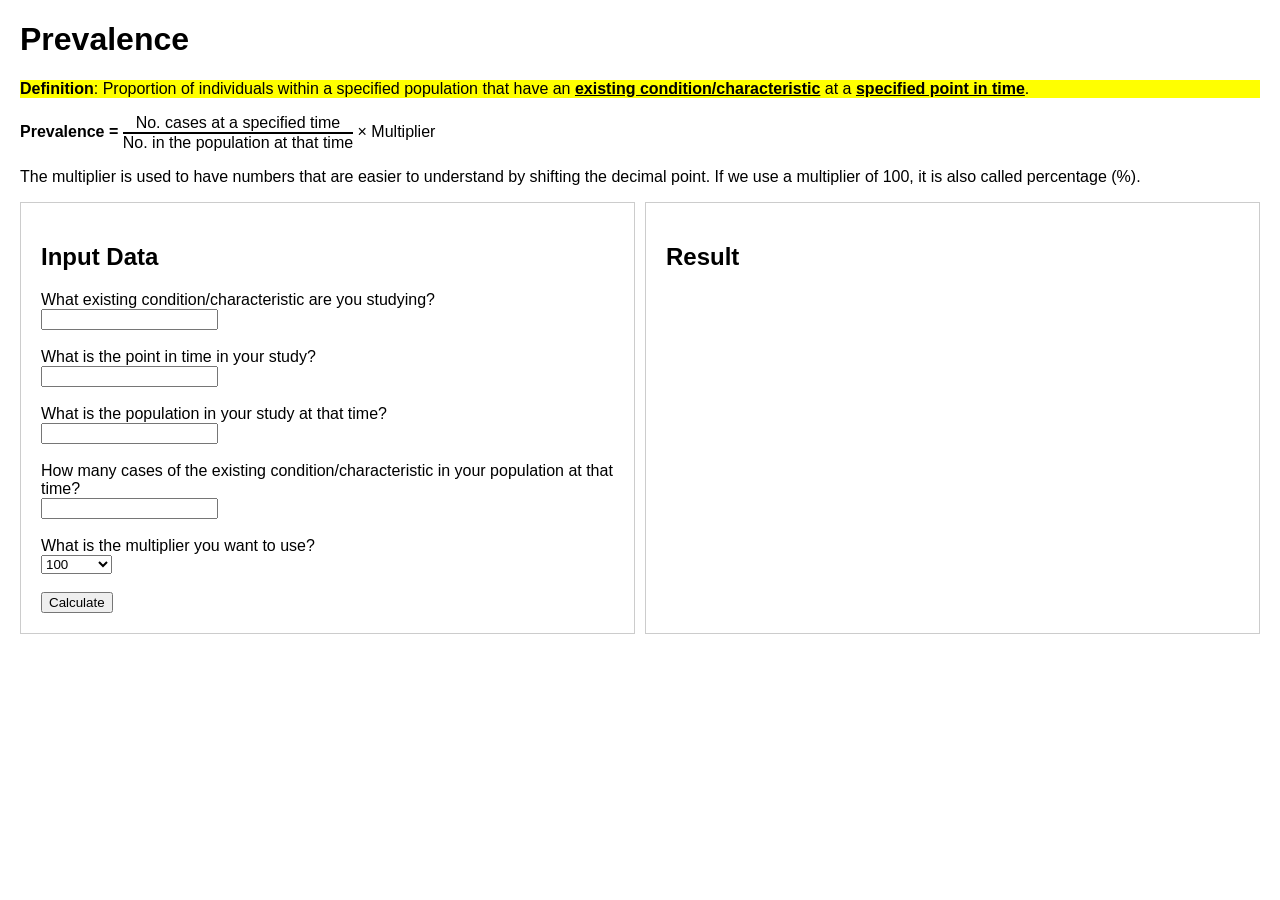
<file: HealthSciences/prevalenceCalculator.html>
<!DOCTYPE html>
<html lang="en">
<head>
    <meta charset="UTF-8">
    <meta name="viewport" content="width=device-width, initial-scale=1.0">
    <title>Prevalence Calculator</title>
    <link rel="stylesheet" href="epiStyles.css">
    <style>
        .container {
            display: flex;
        }
        .pane {
            flex: 1;
            padding: 20px;
            border: 1px solid #ccc;
            margin-right: 10px;
        }
        .pane:last-child {
            margin-right: 0;
        }
    </style>
</head>
<body>
    <h1>Prevalence</h1>
    <p class="highlight"><b>Definition</b>: Proportion of individuals within a specified population that have an <u><b>existing condition/characteristic</b></u> at a <u><b>specified point in time</b></u>.</p>
    <p><b>Prevalence = </b> 
        <span class="fraction">
            <span class="numerator">No. cases at a specified time</span>
            <span class="denominator">No. in the population at that time</span>
        </span> 
        &times; Multiplier
    </p>
    <p>The multiplier is used to have numbers that are easier to understand by shifting the decimal point. If we use a multiplier of 100, it is also called percentage (%).</p>
    
    <div class="container">
        <div class="pane">
            <h2>Input Data</h2>
            <label for="condition">What existing condition/characteristic are you studying?</label><br>
            <input type="text" id="condition"><br><br>
            <label for="time">What is the point in time in your study?</label><br>
            <input type="text" id="time"><br><br>

            <label for="population">What is the population in your study at that time?</label><br>
            <input type="number" id="population" min="1" step="1" title="Enter a whole number >= 1"><br><br>

            <label for="cases">How many cases of the existing condition/characteristic in your population at that time?</label><br>
            <input type="number" id="cases" min="0" step="1" title="Enter a whole number between 0 and no. in the population"><br><br>

            <label for="multiplier">What is the multiplier you want to use?</label><br>
            <select id="multiplier">
                <option value="100">100</option>
                <option value="1000">1000</option>
                <option value="10000">10K</option>
                <option value="100000">100K</option>
                <option value="1000000">1 Million</option>
              </select><br><br>

            <button onclick="calculatePrevalence()">Calculate</button>
        </div>
        <div class="pane" id="resultPane">
            <h2>Result</h2>
            <p id="result"></p>
        </div>
    </div>

    <script src="https://code.jquery.com/jquery-3.6.0.min.js"></script>
    <script>
        function calculatePrevalence() {
            var condition = $('#condition').val();
            var time = $('#time').val();
            var population = parseFloat($('#population').val());
            var cases = parseFloat($('#cases').val());
            var multiplier = parseFloat($('#multiplier').val());

            if (isNaN(population) || isNaN(cases) || population < 1 || !Number.isInteger(Number(population)) || cases < 0 || !Number.isInteger(Number(cases)) || cases > population) {
                    $('#result').text('Please enter valid numbers for no. in the population and for no. cases.');
                    return;
            }

            var conditionMsg = `<span class="tooltip">${condition}<span class="tooltiptext" style="width: 300px;">this is the existing condition/characteristic you specified</span></span>`;
            var timeMsg = `<span class="tooltip">${time}<span class="tooltiptext" style="width: 300px;">this is the point in time you specified</span></span>`;
            var multiplierMsg = `<span class="tooltip" >${multiplier}<span class="tooltiptext" style="width: 300px;">this is the multiplier you specified</span></span>`;

            var prevalence = (cases / population) * multiplier;
            var prevalenceDisplay = prevalence.toFixed(2).replace(/\.?0+$/, '');
            var resultText = `The prevalence of ${conditionMsg} at/on/in ${timeMsg} is `;
            resultText += `<span class="tooltip">${prevalenceDisplay}<span class="tooltiptext" style="width: 450px;">this is calculated as<br><span class="fraction"><span class="numerator">No. cases (${cases})</span><span class="denominator">No. in the population (${population})</span></span> * multipler (${multiplier})</span></span> per ${multiplierMsg} people.`;

            if (multiplier == 100) {
                resultText += `<br><br>It can also be said as: The prevalence of ${conditionMsg} at/on/in ${timeMsg} is ${prevalenceDisplay}% of the population.`;
            }

            $('#result').html(resultText);
        }
    </script>
</body>
</html>
</file>
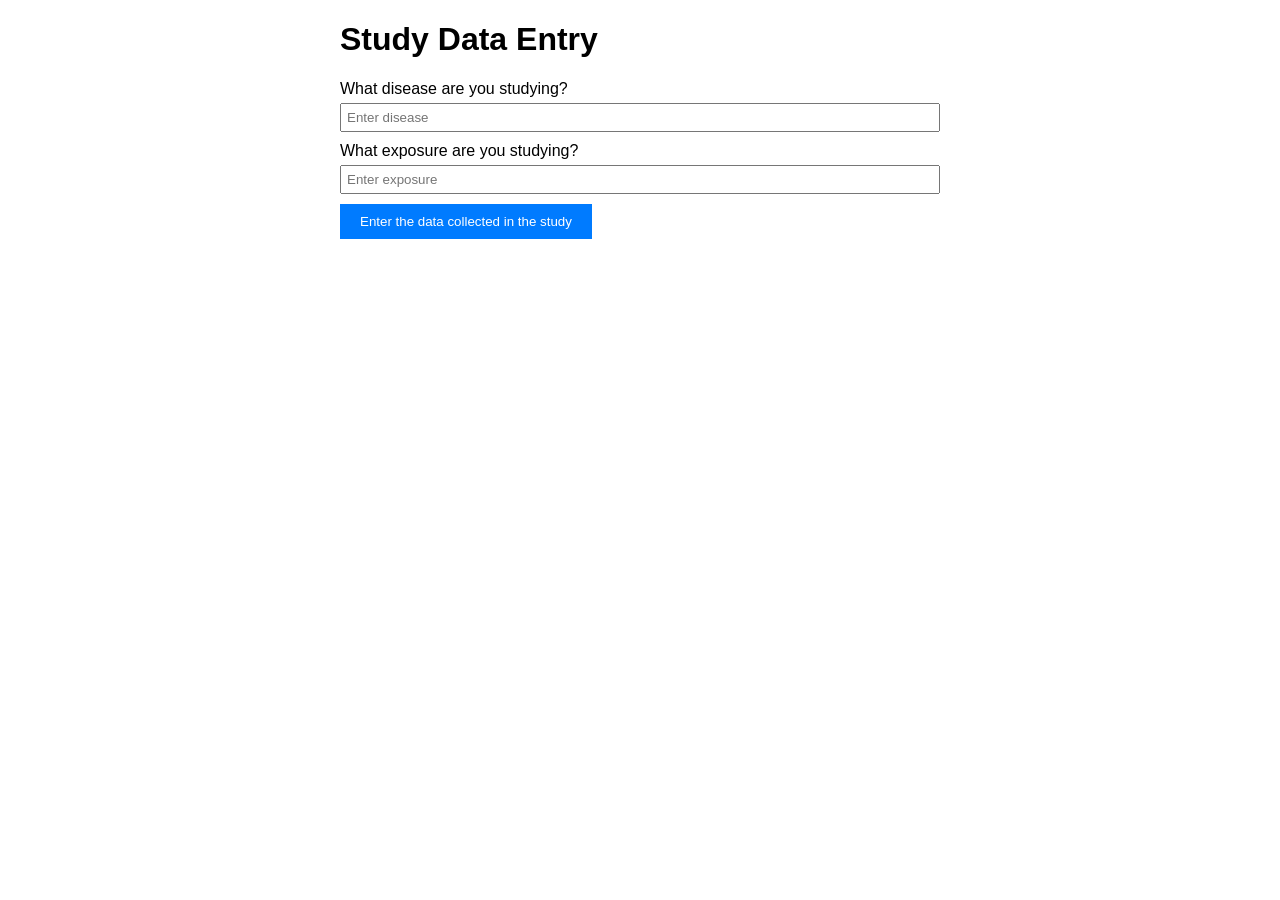
<file: HealthSciences/risk_odds2.html>
<!DOCTYPE html>
<html lang="en">

<head>
    <meta charset="UTF-8">
    <meta name="viewport" content="width=device-width, initial-scale=1.0">
    <title>Study Data Entry</title>
    <style>
        body {
            font-family: Arial, sans-serif;
            margin: 20px;
        }

        .container {
            max-width: 600px;
            margin: auto;
        }

        .input-section,
        .table-section {
            margin-bottom: 20px;
        }

        label {
            display: block;
            margin-bottom: 5px;
        }

        input[type="text"] {
            width: 100%;
            padding: 8px;
            margin-bottom: 10px;
        }

        button {
            padding: 10px 20px;
            background-color: #007BFF;
            color: white;
            border: none;
            cursor: pointer;
        }

        button:hover {
            background-color: #0056b3;
        }

        table {
            width: 100%;
            border-collapse: collapse;
        }

        table,
        th,
        td {
            border: 1px solid black;
        }

        th,
        td {
            padding: 10px;
            text-align: center;
        }

        /* td {
            padding: 5px;
            border: 1px solid #ddd;
            width: 80px;
        } */

        input[type="text"] {
            width: 100%;
            padding: 5px;
            box-sizing: border-box;
        }
    </style>
</head>

<body>
    <div class="container">
        <h1>Study Data Entry</h1>
        <div class="input-section">
            <label for="disease">What disease are you studying?</label>
            <input type="text" id="disease" placeholder="Enter disease">
            <label for="exposure">What exposure are you studying?</label>
            <input type="text" id="exposure" placeholder="Enter exposure">
            <button id="enterData">Enter the data collected in the study</button>
        </div>
        <div class="table-section" style="display:none;">
            <p>Enter the numbers you have collected from your study in the table below. Note: you do not need to enter all numbers.
                Once you have entered the numbers you have, you can compute the remaining values. If you enter numbers that do not 
                add up correctly, we will highlight these inconsistencies for you.</p>

            <table>
                <thead>
                    <tr>
                        <th colspan="2" rowspan="2"></th>
                        <th colspan="2">Outcome Status</th>
                        <th rowspan="2">Row Total</th>
                    </tr>
                    <tr>
                        <th>Yes</th>
                        <th>No</th>
                    </tr>
                </thead>
                <tbody>
                    <tr>
                        <th rowspan="2">Exposure Status</th>
                        <th>Yes</th>
                        <td>
                            <input type="text" id="exposedDisease" placeholder="A = E+, O+" title="A = E+, O+"
                                onmouseover="this.title = 'Of the people exposed to ' + $('#exposure').val() + ' during your study, how many developed ' + $('#disease').val() + '?'">
                        </td>

                        <td><input type="text" id="exposedNoDisease" placeholder="B = E+, O-" title="B = E+, O-"
                            onmouseover="this.title = 'Of the people exposed to ' + $('#exposure').val() + ' during your study, how many did not develop ' + $('#disease').val() + '?'">
                        </td>
                        <td><input type="text" id="totalExposed" placeholder="E+ = A + B" title="E+ = A + B"
                            onmouseover="this.title = 'What is the total number of people exposed to ' + $('#exposure').val() + ' during your study?'">
                        </td>
                    </tr>
                    <tr>
                        <th>No</th>
                        <td><input type="text" id="notExposedDisease" placeholder="C = E-, O+" title="C = E-, O+"
                            onmouseover="this.title = 'Of the people not exposed to ' + $('#exposure').val() + ' during your study, how many developed ' + $('#disease').val() + '?'">
                        </td>
                        <td><input type="text" id="notExposedNoDisease" placeholder="D = E-, O-" title="D = E-, O-"
                            onmouseover="this.title = 'Of the people not exposed to ' + $('#exposure').val() + ' during your study, how many did not develop ' + $('#disease').val() + '?'">
                        </td>
                        <td><input type="text" id="totalNotExposed" placeholder="E- = C + D" title="E- = C + D"
                            onmouseover="this.title = 'What is the total number of people not exposed to ' + $('#exposure').val() + ' during your study?'">
                        </td>
                    </tr>
                </tbody>
                <tfoot>
                    <tr>
                        <th colspan="2">Column Total</th>
                        <td><input type="text" id="totalDisease" placeholder="O+ = A + C" title="O+ = A + C"
                            onmouseover="this.title = 'What is the total number of people who developed ' + 
                            $('#disease').val() + '?'">
                        </td>
                        <td><input type="text" id="totalNoDisease" placeholder="O- = B + D" title="O- = B + D"
                            onmouseover="this.title = 'What is the total number of people who did not develop ' + 
                            $('#disease').val() + '?'">
                        </td>
                        <td><input type="text" id="totalSum" placeholder="N = ALL" title="N = ALL"
                            onmouseover="this.title = 'What is the total number of people in your study?'">
                        </td>
                    </tr>
                </tfoot>
            </table>
            <p><button id="computeValidate">Compute Missing Numbers and Validate Entries</button></p>

        </div>
    </div>
    <script src="https://code.jquery.com/jquery-3.6.0.min.js"></script>

    <script>
        $(document).ready(function () {
            $('#enterData').click(function () {
                $('.table-section').show();
                var disease = $('#disease').val();
                var exposure = $('#exposure').val();
                var titleText = 'Of the people exposed to ' + exposure + ' during your study, how many developed ' + disease + '?';
                $('#number1').attr('title', titleText);
            });
        });

    $('#computeValidate').click(function() {
        var exposedDisease = $('#exposedDisease').val() ? parseInt($('#exposedDisease').val()) : undefined;
        var exposedNoDisease = $('#exposedNoDisease').val() ? parseInt($('#exposedNoDisease').val()) : undefined;
        var notExposedDisease = $('#notExposedDisease').val() ? parseInt($('#notExposedDisease').val()) : undefined;
        var notExposedNoDisease = $('#notExposedNoDisease').val() ? parseInt($('#notExposedNoDisease').val()) : undefined;
        var totalExposed = $('#totalExposed').val() ? parseInt($('#totalExposed').val()) : undefined;
        var totalNotExposed = $('#totalNotExposed').val() ? parseInt($('#totalNotExposed').val()) : undefined;
        var totalDisease = $('#totalDisease').val() ? parseInt($('#totalDisease').val()) : undefined;
        var totalNoDisease = $('#totalNoDisease').val() ? parseInt($('#totalNoDisease').val()) : undefined;
        var totalSum = $('#totalSum').val() ? parseInt($('#totalSum').val()) : undefined;

        var updatedVals = true;

        while (updatedVals) {
            // Compute missing values
            updatedVals = false;

            // E+ = A + B
            if (totalExposed === undefined && exposedDisease !== undefined && exposedNoDisease !== undefined) {
                totalExposed = exposedDisease + exposedNoDisease;
                updatedVals = true;
                $('#totalExposed').attr('title', $('#totalExposed').attr('title') + ' E+ computed as: ' + 'E+,O+ (' + exposedDisease - ') + E+,O- (' + exposedNoDisease + ')');
            }
            if (exposedDisease === undefined && totalExposed !== undefined && exposedNoDisease !== undefined) {
                exposedDisease = totalExposed - exposedNoDisease;
                updatedVals = true;
                $('#exposedDisease').attr('title', $('#exposedDisease').attr('title') + ' E+,O+ computed as: ' + 'E+ (' + totalExposed - ') - E+,O- (' + exposedNoDisease + ')');
            }
            if (exposedNoDisease === undefined && totalExposed !== undefined && exposedDisease !== undefined) {
                exposedNoDisease = totalExposed - exposedDisease;
                updatedVals = true;
                $('#exposedNoDisease').attr('title', $('#exposedNoDisease').attr('title') + ' E+,O- computed as: ' + 'E+ (' + totalExposed - ') - E+,O+ (' + exposedDisease + ')');
            }

            // E- = C + D
            if (totalNotExposed === undefined && notExposedDisease !== undefined && notExposedNoDisease !== undefined) {
                totalNotExposed = notExposedDisease + notExposedNoDisease;
                updatedVals = true;
                $('#totalNotExposed').attr('title', $('#totalNotExposed').attr('title') + ' E- computed as: ' + 'E-,O+ (' + notExposedDisease - ') + E-,O- (' + notExposedNoDisease + ')');
            }
            if (notExposedDisease === undefined && totalNotExposed !== undefined && notExposedNoDisease !== undefined) {
                notExposedDisease = totalNotExposed - notExposedNoDisease;
                updatedVals = true;
                $('#notExposedDisease').attr('title', $('#notExposedDisease').attr('title') + ' E-,O+ computed as: ' + 'E- (' + totalNotExposed - ') - E-,O- (' + notExposedNoDisease + ')');
            }
            if (notExposedNoDisease === undefined && totalNotExposed !== undefined && notExposedDisease !== undefined) {
                notExposedNoDisease = totalNotExposed - notExposedDisease;
                updatedVals = true;
                $('#notExposedNoDisease').attr('title', $('#notExposedNoDisease').attr('title') + ' E-,O- computed as: ' + 'E- (' + totalNotExposed - ') - E-,O+ (' + notExposedDisease + ')');
            }

            // O+ = A + C
            if (totalDisease === undefined && exposedDisease !== undefined && notExposedDisease !== undefined) {
                totalDisease = exposedDisease + notExposedDisease;
                updatedVals = true;
                $('#totalDisease').attr('title', $('#totalDisease').attr('title') + ' O+ computed as: ' + 'E+,O+ (' + exposedDisease - ') + E-,O+ (' + notExposedDisease + ')');
            }
            if (exposedDisease === undefined && totalDisease !== undefined && exposedDisease !== undefined) {
                exposedDisease = totalDisease - notExposedDisease;
                updatedVals = true;
                $('#exposedDisease').attr('title', $('#exposedDisease').attr('title') + ' E+,O+ computed as: ' + 'O+ (' + totalDisease - ') - E-,O+ (' + notExposedDisease + ')');
            }
            if (notExposedDisease === undefined && totalDisease !== undefined && exposedDisease !== undefined) {
                notExposedDisease = totalDisease - exposedDisease;
                updatedVals = true;
                $('#notExposedDisease').attr('title', $('#notExposedDisease').attr('title') + ' E-,O+ computed as: ' + 'O+ (' + totalDisease - ') - E+,O+ (' + exposedDisease + ')');
            }

            // O- = B + D
            if (totalNoDisease === undefined && exposedNoDisease !== undefined && notExposedNoDisease !== undefined) {
                totalNoDisease = exposedNoDisease + notExposedNoDisease;
                updatedVals = true;
                $('#totalNoDisease').attr('title', $('#totalNoDisease').attr('title') + ' O- computed as: ' + 'E+,O- (' + exposedNoDisease - ') + E-,O- (' + notExposedNoDisease + ')');
            }
            if (exposedNoDisease === undefined && totalNoDisease !== undefined && notExposedNoDisease !== undefined) {
                exposedNoDisease = totalNoDisease - notExposedNoDisease;
                updatedVals = true;
                $('#exposedNoDisease').attr('title', $('#exposedNoDisease').attr('title') + ' E+,O- computed as: ' + 'O- (' + totalNoDisease - ') - E-,O- (' + notExposedNoDisease + ')');
            }
            if (notExposedNoDisease === undefined && totalNoDisease !== undefined && exposedNoDisease !== undefined) {
                notExposedNoDisease = totalNoDisease - exposedNoDisease;
                updatedVals = true;
                $('#notExposedNoDisease').attr('title', $('#notExposedNoDisease').attr('title') + ' E-,O- computed as: ' + 'O- (' + totalNoDisease - ') - E+,O- (' + exposedNoDisease + ')');
            }

            // N = E+ + E-
            if (totalSum === undefined && totalExposed !== undefined && totalNotExposed !== undefined) {
                totalSum = totalExposed + totalNotExposed;
                updatedVals = true;
                $('#totalSum').attr('title', $('#totalSum').attr('title') + ' N computed as: ' + 'E+ (' + totalExposed + ') + E- (' + totalNotExposed + ')');
            }
            if (totalExposed === undefined && totalSum !== undefined && totalNotExposed !== undefined) {
                totalExposed = totalSum - totalNotExposed;
                updatedVals = true;
                $('#totalExposed').attr('title', $('#totalExposed').attr('title') + ' E+ computed as: ' + 'N (' + totalSum + ') - E- (' + totalNotExposed + ')');
            }
            if (totalNotExposed === undefined && totalSum !== undefined && totalExposed !== undefined) {
                totalNotExposed = totalSum - totalExposed;
                updatedVals = true;
                $('#totalNotExposed').attr('title', $('#totalNotExposed').attr('title') + ' E- computed as: ' + 'N (' + totalSum + ') - E+ (' + totalExposed + ')');
            }

            // N = O+ + O-
            if (totalSum === undefined && totalDisease !== undefined && totalNoDisease !== undefined) {
                totalSum = totalDisease + totalNoDisease;
                updatedVals = true;
                $('#totalSum').attr('title', $('#totalSum').attr('title') + ' N computed as: ' + 'O+ (' + totalDisease + ') + O- (' + totalNoDisease + ')');
            }
            if (totalDisease === undefined && totalSum !== undefined && totalNoDisease !== undefined) {
                totalDisease = totalSum - totalNoDisease;
                updatedVals = true;
                $('#totalDisease').attr('title', $('#totalDisease').attr('title') + ' O+ computed as: ' + 'N (' + totalSum + ') - O- (' + totalNoDisease + ')');
            }
            if (totalNoDisease === undefined && totalSum !== undefined && totalDisease !== undefined) {
                totalNoDisease = totalSum - totalDisease;
                updatedVals = true;
                $('#totalNoDisease').attr('title', $('#totalNoDisease').attr('title') + ' O- computed as: ' + 'N (' + totalSum + ') - O+ (' + totalDisease + ')');
            }
        }

    // Highlight computed values
    if ($('#exposedDisease').val() === '') {
        if (exposedDisease !== undefined) {
            $('#exposedDisease').val(exposedDisease).css('background-color', '#d4edda');
        } else {
            $('#exposedDisease').css('background-color', '#f8d7da');
        }
    }
    if ($('#exposedNoDisease').val() === '') {
        if (exposedNoDisease !== undefined) {
            $('#exposedNoDisease').val(exposedNoDisease).css('background-color', '#d4edda');
        } else {
            $('#exposedNoDisease').css('background-color', '#f8d7da');
        }
    }
    if ($('#notExposedDisease').val() === '') {
        if (notExposedDisease !== undefined) {
            $('#notExposedDisease').val(notExposedDisease).css('background-color', '#d4edda');
        } else {
            $('#notExposedDisease').css('background-color', '#f8d7da');
        }
    }
    if ($('#notExposedNoDisease').val() === '') {
        if (notExposedNoDisease !== undefined) {
            $('#notExposedNoDisease').val(notExposedNoDisease).css('background-color', '#d4edda');
        } else {
            $('#notExposedNoDisease').css('background-color', '#f8d7da');
        }
    }
    if ($('#totalExposed').val() === '') {
        if (totalExposed !== undefined) {
            $('#totalExposed').val(totalExposed).css('background-color', '#d4edda');
        } else {
            $('#totalExposed').css('background-color', '#f8d7da');
        }
    }
    if ($('#totalNotExposed').val() === '') {
        if (totalNotExposed !== undefined) {
            $('#totalNotExposed').val(totalNotExposed).css('background-color', '#d4edda');
        } else {
            $('#totalNotExposed').css('background-color', '#f8d7da');
        }
    }
    if ($('#totalDisease').val() === '') {
        if (totalDisease !== undefined) {
            $('#totalDisease').val(totalDisease).css('background-color', '#d4edda');
        } else {
            $('#totalDisease').css('background-color', '#f8d7da');
        }
    }
    if ($('#totalNoDisease').val() === '') {
        if (totalNoDisease !== undefined) {
            $('#totalNoDisease').val(totalNoDisease).css('background-color', '#d4edda');
        } else {
            $('#totalNoDisease').css('background-color', '#f8d7da');
        }
    }
    if ($('#totalSum').val() === '') {
        if (totalSum !== undefined) {
            $('#totalSum').val(totalSum).css('background-color', '#d4edda');
        } else {
            $('#totalSum').css('background-color', '#f8d7da');
        }
    }



// Validate values
if (totalSum !== totalExposed + totalNotExposed || totalSum !== totalDisease + totalNoDisease) {
    $('#totalSum').css('background-color', '#f8d7da');
}
        
        if (exposedDisease != undefined && ($('#exposedDisease').val() === '')) {
            $('#exposedDisease').val(exposedDisease).css('background-color', '#d4edda');
        }
        if ($('#exposedDisease').val() === '') {
            $('#exposedDisease').val(exposedDisease).css('background-color', '#d4edda');
            $('#exposedDisease').attr('title', $('#exposedDisease').attr('title') + ' Computed as: ' + 'E+ (' + totalExposed + ') - B (' + exposedNoDisease + ')');
        }

        if ($('#totalExposed').val() === '') {
            $('#totalExposed').val(totalExposed).css('background-color', '#d4edda');
            $('#totalExposed').attr('title', $('#totalExposed').attr('title') + ' Computed as: ' + exposedDisease + ' + ' + exposedNoDisease);
        }
        if ($('#totalNotExposed').val() === '') {
            $('#totalNotExposed').val(totalNotExposed).css('background-color', '#d4edda');
            $('#totalNotExposed').attr('title', $('#totalNotExposed').attr('title') + ' Computed as: ' + notExposedDisease + ' + ' + notExposedNoDisease);
        }
        if ($('#totalDisease').val() === '') {
            $('#totalDisease').val(totalDisease).css('background-color', '#d4edda');
            $('#totalDisease').attr('title', $('#totalDisease').attr('title') + ' Computed as: ' + exposedDisease + ' + ' + notExposedDisease);
        }
        if ($('#totalNoDisease').val() === '') {
            $('#totalNoDisease').val(totalNoDisease).css('background-color', '#d4edda');
            $('#totalNoDisease').attr('title', $('#totalNoDisease').attr('title') + ' Computed as: ' + exposedNoDisease + ' + ' + notExposedNoDisease);
        }
        if ($('#totalSum').val() === '') {
            $('#totalSum').val(totalSum).css('background-color', '#d4edda');
            $('#totalSum').attr('title', $('#totalSum').attr('title') + ' Computed as: ' + totalExposed + ' + ' + totalNotExposed);
        }

        // Validate values
        if (totalSum !== totalExposed + totalNotExposed || totalSum !== totalDisease + totalNoDisease) {
            $('#totalSum').css('background-color', '#f8d7da');
            $('#totalSum').attr('title', $('#totalSum').attr('title') + ' Values do not add up correctly.');
        }
    });


    </script>
</body>

</html>
</file>
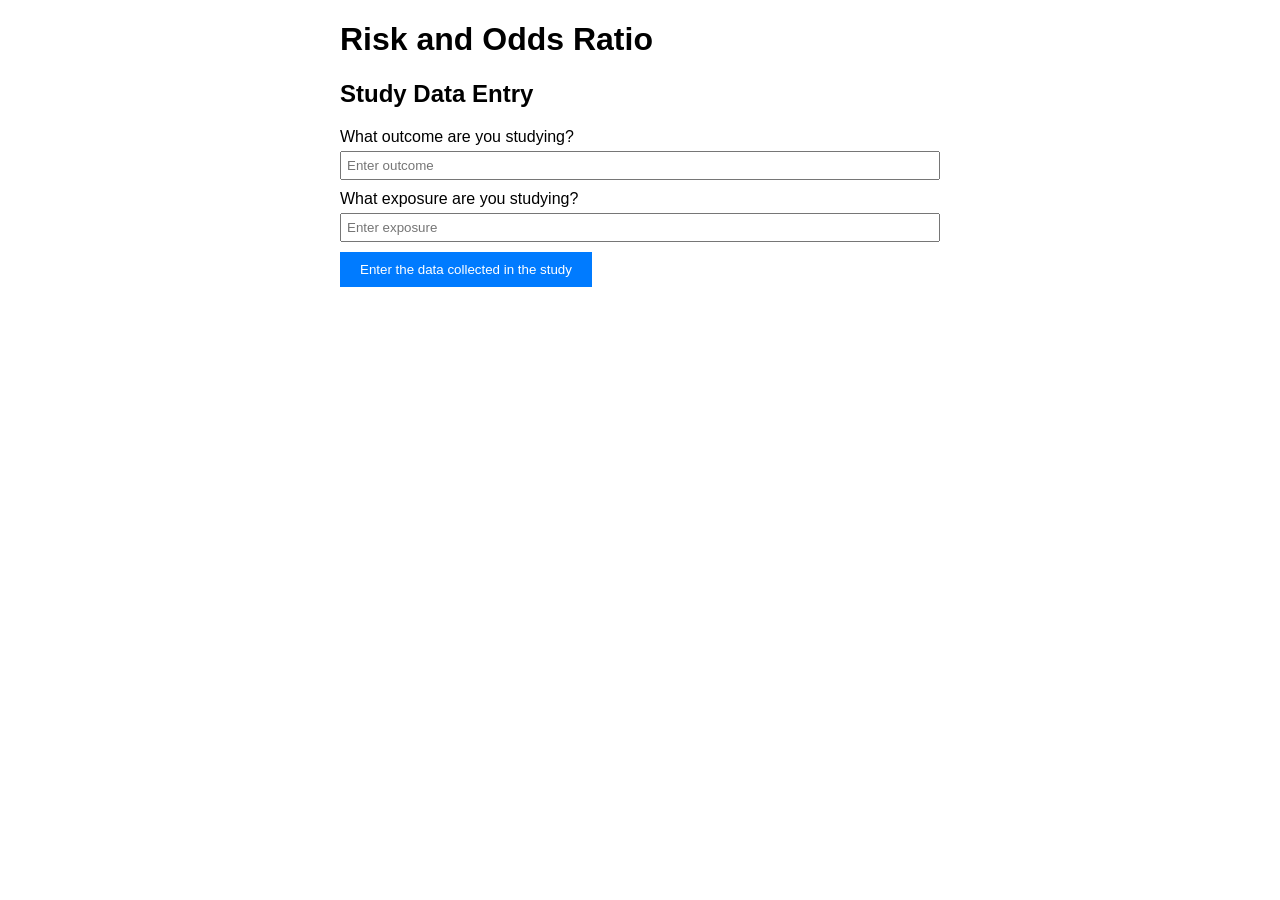
<file: HealthSciences/risk_odds_ratio.html>
<!DOCTYPE html>
<html lang="en">

<head>
    <meta charset="UTF-8">
    <meta name="viewport" content="width=device-width, initial-scale=1.0">
    <title>Study Data Entry</title>
    <link rel="stylesheet" href="epiStyles.css">
    <style>
        .container {
            max-width: 600px;
            margin: auto;
        }

        .input-section,
        .table-section {
            margin-bottom: 20px;
        }

        label {
            display: block;
            margin-bottom: 5px;
        }

        input[type="text"] {
            width: 100%;
            padding: 8px;
            margin-bottom: 10px;
        }

        button {
            padding: 10px 20px;
            background-color: #007BFF;
            color: white;
            border: none;
            cursor: pointer;
        }

        button:hover {
            background-color: #0056b3;
        }

        table {
            width: 100%;
            border-collapse: collapse;
        }

        table,
        th,
        td {
            border: 1px solid black;
        }

        th,
        td {
            padding: 10px;
            text-align: center;
        }

        input[type="text"] {
            width: 100%;
            padding: 5px;
            box-sizing: border-box;
        }

        #ratiosSection, #attrRiskResult, #PARResult {
            margin-top: 20px;
            padding: 10px;
            border: 1px solid #ccc;
            background-color: #f9f9f9;
        }

        /* Container for the buttons */
        .button-container {
            display: flex;
            justify-content: space-around; /* Distribute space evenly */
            align-items: center; /* Center align items vertically */
            margin: 20px 0; /* Add some margin around the container */
        }

        /* Style for the buttons */
        .button-container button {
            padding: 10px 20px; /* Add padding to the buttons */
            margin: 5px; /* Add some margin between buttons */
            border: 1px solid #007BFF; /* Add a border with a blue color */
            background-color: #007BFF; /* Blue background */
            color: white; /* White text */
            font-size: 16px; /* Increase font size */
            cursor: pointer; /* Pointer cursor on hover */
            transition: background-color 0.3s, color 0.3s; /* Smooth background and text color transition */
        }

        .button-container button:hover {
            background-color: #0056b3; /* Darker blue on hover */
            color: #ffffff; /* Ensure text remains white on hover */
        }


        /* Tooltip arrow */
        .tooltip .tooltiptext::after {
            content: "";
            position: absolute;
            top: 100%; /* At the bottom of the tooltip */
            left: 50%;
            margin-left: -5px;
            border-width: 5px;
            border-style: solid;
            border-color: #555 transparent transparent transparent;
        }

        .fraction .denominator {
            /* margin-top: -5px; */
            margin-top: 0px; 
        }

    </style>
</head>

<body>
    <div class="container">
        <h1>Risk and Odds Ratio</h1>
        <h2>Study Data Entry</h2>
        <div class="input-section">
            <label for="disease">What outcome are you studying?</label>
            <input type="text" id="disease" placeholder="Enter outcome">
            <label for="exposure">What exposure are you studying?</label>
            <input type="text" id="exposure" placeholder="Enter exposure">
            <button id="enterData">Enter the data collected in the study</button>
        </div>
        <div class="table-section" style="display:none;">
            <p>Enter the numbers you have collected from your study in the table below. Note: you do not need to enter all numbers.
                Once you have entered the numbers you have, you can compute the remaining values. If you enter numbers that do not 
                add up correctly, we will highlight these inconsistencies for you.</p>

            <table>
                <thead>
                    <tr>
                        <th colspan="2" rowspan="2"></th>
                        <th colspan="2">Outcome Status</th>
                        <th rowspan="2">Row Total</th>
                    </tr>
                    <tr>
                        <th>Yes</th>
                        <th>No</th>
                    </tr>
                </thead>
                <tbody>
                    <tr>
                        <th rowspan="2">Exposure Status</th>
                        <th>Yes</th>
                        <td><input type="text" id="exposedDisease" placeholder="A = E+, O+"></td>
                        <td><input type="text" id="exposedNoDisease" placeholder="B = E+, O-"></td>
                        <td><input type="text" id="totalExposed" placeholder="E+ = A + B"></td>
                    </tr>
                    <tr>
                        <th>No</th>
                        <td><input type="text" id="notExposedDisease" placeholder="C = E-, O+"></td>
                        <td><input type="text" id="notExposedNoDisease" placeholder="D = E-, O-"></td>
                        <td><input type="text" id="totalNotExposed" placeholder="E- = C + D"></td>
                    </tr>
                </tbody>
                <tfoot>
                    <tr>
                        <th colspan="2">Column Total</th>
                        <td><input type="text" id="totalDisease" placeholder="O+ = A + C"></td>
                        <td><input type="text" id="totalNoDisease" placeholder="O- = B + D"></td>
                        <td><input type="text" id="totalSum" placeholder="N = ALL"></td>
                    </tr>
                </tfoot>
            </table>
            <div class="button-container">
                <button id="computeMissing">Compute Missing Numbers</button>
                <button id="validateButton">Validate Numbers</button>
                <button id="clearButton">Clear Table</button>
                <button id="computeRatiosButton">Compute Risks and Odds Ratios</button>
            </div>

        </div>
        <div id="ratiosSection" style="display: none;">
            <h3>Risk and Odds Ratio:</h3>
            <p>Risk Ratio: <span id="riskRatioDisplay">[Risk Ratio]</span></p>
            <p>Odds Ratio: <span id="oddsRatioDisplay" class="tooltip">[Odds Ratio]</span></p>
        </div>

        <div id="otherRisksSection" style="display: none;">
            <h3>Attributable Risk</h3>
            <p class="highlight"><b>Definition</b>: <span id="attrRiskDefn"></span></p>
        </div>

        <div id="PARSection" style="display: none;">
            <h3>Population Attributable Risk</h3>
            <p class="highlight"><b>Definition</b>: <span id="PARDefn"></span></p>
        </div>

        <div id="attrRiskInput" style="display: none;">
            <label for="multiplier">Calculating attributable risk requires a suitable multiplier. What is a suitable multiplier you want to use?</label><br>
            <input type="number" id="multiplier" value="100"><br><br>
            <button id="computeAttrRiskButton">Compute Attributable Risk and Population Attributable Risk</button>
        </div>

        <div id="attrRiskResult" style="display: none;">
            <h3>Attributable Risk</h3>
            <p><span id="attrRiskDisplay"></span></p>
        </div>

        <!-- <div id="PARInput" style="display: none;">
            <button id="computePAR">Compute Population Attributable Risk</button>
        </div> -->

        <div id="PARResult" style="display: none;">
            <h3>Population Attributable Risk</h3>
            <p><span id="PARDisplay"></span></p>
        </div>


    </div>
    <script src="https://code.jquery.com/jquery-3.6.0.min.js"></script>

    <script>
        var origMessages = {
            "exposedDisease": "A = E+,O+",
            "exposedNoDisease": "B = E+, O-",
            "totalExposed": "E+ = A + B",
            "notExposedDisease": "C = E-, O+",
            "notExposedNoDisease": "D = E-, O-",
            "totalNotExposed": "E- = C + D",
            "totalDisease": "O+ = A + C",
            "totalNoDisease": "O- = B + D",
            "totalSum": "N = ALL"
        };

        var ids = ['#exposedDisease', '#exposedNoDisease', '#totalExposed', '#notExposedDisease', '#notExposedNoDisease', '#totalNotExposed', '#totalDisease', '#totalNoDisease', '#totalSum'];

        var colorError = 'rgb(255, 0, 0)';
        var colorComputed = 'rgb(212, 237, 218)'; 
        var colorMissing = 'rgb(248, 215, 218)';

        var tooltipTextOutcome = "this is the outcome you specified";
        var tooltipTextExposure = "this is the exposure you specified";
        var tooltipTextMultiplier = "this is the multiplier you specified";

        var riskRatio = 0;
        var formattedRiskRatio = 0;

        function displayRatiosError() {
            var message = 'Make sure there are no missing numbers in the table and the numbers add up before ratios can be computed.';
            $('#computeRatiosButton').attr('title', message);
        }

        function clearRatiosError() {
            $('#computeRatiosButton').removeAttr('title');
        }

        function updateTextBox(el, newVal, msg) {
            el.removeAttr('title');
            el.attr('title',msg);
            el.val(newVal).css('background-color', colorComputed);
        }

        function computeMissing() {
            $.each(ids, function(index, id) {
                if ($(id).css('background-color') && 
                        ($(id).css('background-color') === colorError || $(id).css('background-color') === colorComputed)) {
                    $(id).val(''); // Clear the value
                    $(id).attr('title',origMessages[$(id).attr('id')]);
                }
            });

            var exposedDisease = $('#exposedDisease').val() ? parseInt($('#exposedDisease').val()) : undefined;
            var exposedNoDisease = $('#exposedNoDisease').val() ? parseInt($('#exposedNoDisease').val()) : undefined;
            var notExposedDisease = $('#notExposedDisease').val() ? parseInt($('#notExposedDisease').val()) : undefined;
            var notExposedNoDisease = $('#notExposedNoDisease').val() ? parseInt($('#notExposedNoDisease').val()) : undefined;
            var totalExposed = $('#totalExposed').val() ? parseInt($('#totalExposed').val()) : undefined;
            var totalNotExposed = $('#totalNotExposed').val() ? parseInt($('#totalNotExposed').val()) : undefined;
            var totalDisease = $('#totalDisease').val() ? parseInt($('#totalDisease').val()) : undefined;
            var totalNoDisease = $('#totalNoDisease').val() ? parseInt($('#totalNoDisease').val()) : undefined;
            var totalSum = $('#totalSum').val() ? parseInt($('#totalSum').val()) : undefined;

            $.each(ids,function(index, id) {
                if ($(id).css('background-color') && $(id).css('background-color') === 'rgb(248, 215, 218)') {
                    $(id).css('background-color', '');
                }
            });

            var updatedVals = true;

            while (updatedVals) {
                // Compute and update missing values
                updatedVals = false;

                // E+ = A + B
                if (totalExposed === undefined && exposedDisease !== undefined && exposedNoDisease !== undefined) {
                    totalExposed = exposedDisease + exposedNoDisease;
                    updatedVals = true;
                    updateTextBox($('#totalExposed'), totalExposed, origMessages["totalExposed"] + ' ' +
                        'E+ computed as: ' + 'E+,O+ (' + exposedDisease + ') + E+,O- (' + exposedNoDisease + ').');
                }
                if (exposedDisease === undefined && totalExposed !== undefined && exposedNoDisease !== undefined) {
                    exposedDisease = totalExposed - exposedNoDisease;
                    updatedVals = true;
                    updateTextBox($('#exposedDisease'), exposedDisease, origMessages["exposedDisease"] + ' ' +
                        'E+,O+ computed as: ' + 'E+ (' + totalExposed + ') - E+,O- (' + exposedNoDisease + ').');
                }
                if (exposedNoDisease === undefined && totalExposed !== undefined && exposedDisease !== undefined) {
                    exposedNoDisease = totalExposed - exposedDisease;
                    updatedVals = true;
                    updateTextBox($('#exposedNoDisease'), exposedNoDisease, origMessages["exposedNoDisease"] + ' ' +
                        'E+,O- computed as: ' + 'E+ (' + totalExposed + ') - E+,O+ (' + exposedDisease + ').');
                }

                // E- = C + D
                if (totalNotExposed === undefined && notExposedDisease !== undefined && notExposedNoDisease !== undefined) {
                    totalNotExposed = notExposedDisease + notExposedNoDisease;
                    updatedVals = true;
                    updateTextBox($('#totalNotExposed'), totalNotExposed, origMessages["totalNotExposed"] + ' ' +
                        'E- computed as: ' + 'E-,O+ (' + notExposedDisease + ') + E-,O- (' + notExposedNoDisease + ').');
                }
                if (notExposedDisease === undefined && totalNotExposed !== undefined && notExposedNoDisease !== undefined) {
                    notExposedDisease = totalNotExposed - notExposedNoDisease;
                    updatedVals = true;
                    updateTextBox($('#notExposedDisease'), notExposedDisease, origMessages["notExposedDisease"] + ' ' +
                        'E-,O+ computed as: ' + 'E- (' + totalNotExposed + ') - E-,O- (' + notExposedNoDisease + ').');
                }
                if (notExposedNoDisease === undefined && totalNotExposed !== undefined && notExposedDisease !== undefined) {
                    notExposedNoDisease = totalNotExposed - notExposedDisease;
                    updatedVals = true;
                    updateTextBox($('#notExposedNoDisease'), notExposedNoDisease, origMessages["notExposedNoDisease"] + ' ' +
                        'E-,O- computed as: ' + 'E- (' + totalNotExposed + ') - E-,O+ (' + notExposedDisease + ').');
                }

                // O+ = A + C
                if (totalDisease === undefined && exposedDisease !== undefined && notExposedDisease !== undefined) {
                    totalDisease = exposedDisease + notExposedDisease;
                    updatedVals = true;
                    updateTextBox($('#totalDisease'), totalDisease, origMessages["totalDisease"] + ' ' +
                        'O+ computed as: ' + 'E+,O+ (' + exposedDisease + ') + E-,O+ (' + notExposedDisease + ').');
                }
                if (exposedDisease === undefined && totalDisease !== undefined && exposedDisease !== undefined) {
                    exposedDisease = totalDisease - notExposedDisease;
                    updatedVals = true;
                    updateTextBox($('#exposedDisease'), exposedDisease, origMessages["exposedDisease"] + ' ' +
                        'E+,O+ computed as: ' + 'O+ (' + totalDisease + ') - E-,O+ (' + notExposedDisease + ').');
                }
                if (notExposedDisease === undefined && totalDisease !== undefined && exposedDisease !== undefined) {
                    notExposedDisease = totalDisease - exposedDisease;
                    updatedVals = true;
                    updateTextBox($('#notExposedDisease'), notExposedDisease, origMessages["notExposedDisease"] + ' ' +
                        'E-,O+ computed as: ' + 'O+ (' + totalDisease + ') - E+,O+ (' + exposedDisease + ').');
                }

                // O- = B + D
                if (totalNoDisease === undefined && exposedNoDisease !== undefined && notExposedNoDisease !== undefined) {
                    totalNoDisease = exposedNoDisease + notExposedNoDisease;
                    updatedVals = true;
                    updateTextBox($('#totalNoDisease'), totalNoDisease, origMessages["totalNoDisease"] + ' ' +
                        'O- computed as: ' + 'E+,O- (' + exposedNoDisease + ') + E-,O- (' + notExposedNoDisease + ').');
                }
                if (exposedNoDisease === undefined && totalNoDisease !== undefined && notExposedNoDisease !== undefined) {
                    exposedNoDisease = totalNoDisease - notExposedNoDisease;
                    updatedVals = true;
                    updateTextBox($('#exposedNoDisease'), exposedNoDisease, origMessages["exposedNoDisease"] + ' ' +
                        'E+,O- computed as: ' + 'O- (' + totalNoDisease + ') - E-,O- (' + notExposedNoDisease + ').');
                }
                if (notExposedNoDisease === undefined && totalNoDisease !== undefined && exposedNoDisease !== undefined) {
                    notExposedNoDisease = totalNoDisease - exposedNoDisease;
                    updatedVals = true;
                    updateTextBox($('#notExposedNoDisease'), notExposedNoDisease, origMessages["notExposedNoDisease"] + ' ' +
                        'E-,O- computed as: ' + 'O- (' + totalNoDisease + ') - E+,O- (' + exposedNoDisease + ').');
                }

                // N = E+ + E-
                if (totalSum === undefined && totalExposed !== undefined && totalNotExposed !== undefined) {
                    totalSum = totalExposed + totalNotExposed;
                    updatedVals = true;
                    updateTextBox($('#totalSum'), totalSum, origMessages["totalSum"] + ' ' +
                        'N computed as: ' + 'E+ (' + totalExposed + ') + E- (' + totalNotExposed + ').');
                }
                if (totalExposed === undefined && totalSum !== undefined && totalNotExposed !== undefined) {
                    totalExposed = totalSum - totalNotExposed;
                    updatedVals = true;
                    updateTextBox($('#totalExposed'), totalExposed, origMessages["totalExposed"] + ' ' +
                        'E+ computed as: ' + 'N (' + totalSum + ') - E- (' + totalNotExposed + ').');
                }
                if (totalNotExposed === undefined && totalSum !== undefined && totalExposed !== undefined) {
                    totalNotExposed = totalSum - totalExposed;
                    updatedVals = true;
                    updateTextBox($('#totalNotExposed'), totalNotExposed, origMessages["totalNotExposed"] + ' ' +
                        'E- computed as: ' + 'N (' + totalSum + ') - E+ (' + totalExposed + ').');
                }

                // N = O+ + O-
                if (totalSum === undefined && totalDisease !== undefined && totalNoDisease !== undefined) {
                    totalSum = totalDisease + totalNoDisease;
                    updatedVals = true;
                    updateTextBox($('#totalSum'), totalSum, origMessages["totalSum"] + ' ' +
                        'N computed as: ' + 'O+ (' + totalDisease + ') + O- (' + totalNoDisease + ').');
                }
                if (totalDisease === undefined && totalSum !== undefined && totalNoDisease !== undefined) {
                    totalDisease = totalSum - totalNoDisease;
                    updatedVals = true;
                    updateTextBox($('#totalDisease'), totalDisease, origMessages["totalDisease"] + ' ' +
                        'O+ computed as: ' + 'N (' + totalSum + ') - O- (' + totalNoDisease + ').');
                }
                if (totalNoDisease === undefined && totalSum !== undefined && totalDisease !== undefined) {
                    totalNoDisease = totalSum - totalDisease;
                    updatedVals = true;
                    updateTextBox($('#totalNoDisease'), totalNoDisease, origMessages["totalNoDisease"] + ' ' +
                        'O- computed as: ' + 'N (' + totalSum + ') - O+ (' + totalDisease + ').');
                }
            }

            $(ids).each(function(index, id) {
                if (!$(id).val()) {
                    $(id).css('background-color', colorMissing);
                }
            });

            if (!validateNumbers()) {
                displayRatiosError();
            } else {
                clearRatiosError();
            }

        }

        function checkValid(id1, id2, id3, msg) {
            var val1 = $(id1).val() ? parseInt($(id1).val()) : undefined;
            var val2 = $(id2).val() ? parseInt($(id2).val()) : undefined;
            var val3 = $(id3).val() ? parseInt($(id3).val()) : undefined;

            if (val1 !== undefined && val2 !== undefined && val3 !== undefined) {
                if (val1 + val2 !== val3) {
                    $(id3).css('background-color', colorError);
                    $(id3).attr('title', msg);
                    return false;
                }
                else return true;
            }
            return false;
        }

        function validateNumbers() {

            var validFlag = true;

            // Check negative values
            $.each(ids, function(index, id) {
                var value = $(id).val() ? parseInt($(id).val()) : undefined;
                if (value !== undefined && value < 0) {
                    $(id).css('background-color', 'red');
                    var originalTitle = origMessages[$(id).attr('id')];
                    $(id).attr('title', originalTitle + ' Value cannot be negative');
                    validFlag = false;
                }
            });

            // E+ = A + B
            if (!checkValid(ids[0], ids[1], ids[2],
                origMessages["totalExposed"] + ' E+,O+ and E+,O- must add to E+, but your numbers do not add up.'))
                validFlag = false;

            // E- = C + D
            if (!checkValid(ids[3], ids[4], ids[5],
                origMessages["totalNotExposed"] + ' E-,O+ and E-,O- must add to E-, but your numbers do not add up.'))
                validFlag = false;

            // O+ = A + C
            if (!checkValid(ids[0], ids[3], ids[6],
                origMessages["totalDisease"] + ' E+,O+ and E-,O+ must add to O+, but your numbers do not add up.'))
                validFlag = false;

            // O- = B + D
            if (!checkValid(ids[1], ids[4], ids[7],
                origMessages["totalNoDisease"] + ' E+,O- and E-,O- must add to O-, but your numbers do not add up.'))
                validFlag = false;

            // N = E+ + E-
            if (!checkValid(ids[2], ids[5], ids[8],
                origMessages["totalSum"] + ' E+ and E- must add to N, but your numbers do not add up.'))
                validFlag = false;

            // N = O+ + O-
            if (!checkValid(ids[6], ids[7], ids[8],
                origMessages["totalSum"] + ' O+ and O- must add to N, but your numbers do not add up.'))
                validFlag = false;

            if (!validFlag) {
                displayRatiosError();
            } else {
                clearRatiosError();
            }

            return validFlag;
        }

        function computeRatios() {
            // Parse the values from the textboxes
            var exposedDisease = $('#exposedDisease').val() ? parseInt($('#exposedDisease').val()) : 0;
            var totalExposed = $('#totalExposed').val() ? parseInt($('#totalExposed').val()) : 0;
            var notExposedDisease = $('#notExposedDisease').val() ? parseInt($('#notExposedDisease').val()) : 0;
            var totalNotExposed = $('#totalNotExposed').val() ? parseInt($('#totalNotExposed').val()) : 0;
            var exposedNoDisease = $('#exposedNoDisease').val() ? parseInt($('#exposedNoDisease').val()) : 0;
            var notExposedNoDisease = $('#notExposedNoDisease').val() ? parseInt($('#notExposedNoDisease').val()) : 0;
            var exposure = $('#exposure').val();
            var disease = $('#disease').val();

            var exposureMsg = `<span class="tooltip">${exposure}<span class="tooltiptext" style="width: 250px;">${tooltipTextExposure}</span></span>`;
            var outcomeMsg = `<span class="tooltip">${disease}<span class="tooltiptext" style="width: 250px;">${tooltipTextOutcome}</span></span>`;

            // Calculate the Risk Ratio
            var riskExposed = totalExposed !== 0 ? exposedDisease / totalExposed : 0;
            var riskNotExposed = totalNotExposed !== 0 ? notExposedDisease / totalNotExposed : 0;
            riskRatio = riskNotExposed !== 0 ? riskExposed / riskNotExposed : 0;

            // Format the Risk Ratio to 2 decimal places, showing only necessary decimal places
            formattedRiskRatio = riskRatio.toFixed(2).replace(/\.?0+$/, '');

            // Set up the tooltip
            var tooltipText = `Calculated as: <br>
            <span class="fraction"><span class="numerator">E+,O+/E+</span> <span class="denominator">E-,O+/E-</span></span> = 
            <span class="fraction"><span class="numerator">${exposedDisease}/${totalExposed}</span> 
            <span class="denominator">${notExposedDisease}/${totalNotExposed}</span></span> = ${formattedRiskRatio}`;
            $('#riskRatioDisplay').text("");

            // Display the message
            var message = `Those exposed to ${exposureMsg} have `;
            message += `<span class="tooltip">${formattedRiskRatio}<span class="tooltiptext" style="width: 300px;">${tooltipText}</span></span>`;
            message += `x the risk when compared to those not exposed to ${exposureMsg} for developing ${outcomeMsg}`;
            // $('#riskRatioDisplay').text(message);

            if (riskRatio != 1) {   // Display only if ratio is not 1
                $('#riskRatioDisplay').html(message);
            }

            // Calculate the additional risk message
            var additionalRisk;
            var addlRiskMsg = "";          
            if (riskRatio > 1) {
                var addlRisk = Math.round((formattedRiskRatio - 1) * 100);
                tooltipText = `Calculated as:<br>(Risk Ratio - 1) * 100 = (${formattedRiskRatio} - 1) * 100 = ${addlRisk}`;
                addlRiskMsg = `Can also be said as: Those exposed to ${exposureMsg} have `;
                addlRiskMsg += `<span class="tooltip">${addlRisk}<span class="tooltiptext" style="width: 325px;">${tooltipText}</span></span>`;
                addlRiskMsg += `% higher risk than those not exposed to ${exposureMsg} for developing ${outcomeMsg}.`;
            } else if (riskRatio === 1) {
                addlRiskMsg = `Exposure to ${exposureMsg} has no association with developing ${outcomeMsg}.`;
            } else {
                var addlRisk = (1 - formattedRiskRatio) * 100;
                tooltipText = `Calculated as:<br>(1 - Risk Ratio) * 100 = (1 - ${formattedRiskRatio}) * 100 = ${addlRisk}`;
                addlRiskMsg = `Can also be said as: Those exposed to ${exposureMsg} have `;
                addlRiskMsg += `<span class="tooltip">${addlRisk}<span class="tooltiptext" style="width: 325px;">${tooltipText}</span></span>`;
                addlRiskMsg += `% lower risk than those not exposed to ${exposureMsg} for developing ${outcomeMsg}.`;
            }

            // Append the additional message on a new line. Display for all ratios
            $('#riskRatioDisplay').append(`<br/>${addlRiskMsg}`);

            // Calculate the Odds Ratio
            var oddsPositive = notExposedDisease !== 0 ? exposedDisease / notExposedDisease : 0;
            var oddsNegative = notExposedNoDisease !== 0 ? exposedNoDisease / notExposedNoDisease : 0;
            var oddsRatio = oddsNegative !== 0 ? oddsPositive / oddsNegative : 0;

            // Format the Odds Ratio to 2 decimal places, showing only necessary decimal places
            var formattedOddsRatio = oddsRatio.toFixed(2).replace(/\.?0+$/, '');

            // Display the message
            message = `The odds of being exposed to ${exposure} are ${formattedOddsRatio}-fold higher in those with ${disease} compared to those without ${disease}.`;
            $('#oddsRatioDisplay').text(message);

            // Set up the tooltip
            tooltipText = `Calculated as:<br>
            <span class="fraction"><span class="numerator">E+,O+/E-,O+</span> <span class="denominator">E+,O-/E-,O-</span></span> = 
            <span class="fraction"><span class="numerator">${exposedDisease}/${notExposedDisease}</span> 
            <span class="denominator">${exposedNoDisease}/${notExposedNoDisease}</span></span> = ${formattedOddsRatio}`;
            $('#oddsRatioDisplay').text(message);
            $('#oddsRatioDisplay').append(`<span class="tooltiptext" style="width: 300px;">${tooltipText}</span>`);
            
            // Display the section
            $('#ratiosSection').show();

            // Display attributable risk section if appropriate
            var tooltipText1 = "this is the outcome you specified";
            var tooltipText2 = "this is the exposure you specified";
            message = `Attributable Risk is the number of cases of the outcome attributed to the exposure.<br><br>`;
            message += `Attributable Risk is calculated as:<br>Incidence Proportion (Cumulative Incidence) of ${outcomeMsg} `;
            message += `in those exposed to ${exposureMsg} &minus; `;
            message += `Incidence Proportion (Cumulative Incidence) of ${outcomeMsg} in those not exposed to ${exposureMsg}`;
            $('#attrRiskDefn').html(message);
            // if (riskRatio > 1) $('#otherRisksSection').show();

            /* prevExposure = totalExposed/totalNotExposed;
            // Format the exposure prevalence to 2 decimal places, showing only necessary decimal places
            var formattedprevExposure = prevExposure.toFixed(2).replace(/\.?0+$/, '');

            tooltipText = `Calculated as: 
            <span class="fraction"><span class="numerator">E+</span> <span class="denominator">E-</span></span> = 
            <span class="fraction"><span class="numerator">${totalExposed}/${totalNotExposed}</span> = ${formattedprevExposure}`;

            var prevExposureMsg = `<span class="tooltip">prevalence of exposure<span class="tooltiptext" style="width: 300px;">${tooltipText}</span></span>`;

            message = `Population Attributable Risk (PAR) % is the percentage of disease cases attributed to the exposure within the overall population.<br>`;
            message += `PAR takes into account both the ${prevExposureMsg} and its strength of association with ${outcomeMsg}`; */

            message = `Population Attributable Risk (PAR) % is the percentage of cases with ${outcomeMsg} attributed to ${exposureMsg} within the overall population.<br>`;
            message += `PAR takes into account both the prevalence of exposure and its strength of association with ${outcomeMsg}`;

            $('#PARDefn').html(message);
            // if (riskRatio > 1) $('#PARSection').show();
            if (riskRatio > 1) {
                $('#otherRisksSection').show();
                $('#PARSection').show();
                $('#attrRiskInput').show();
                // $('#PARInput').show();
            }
        }

        $(document).ready(function () {
        });

        $('#enterData').click(function () {
            var disease = $('#disease').val() || $('#disease').val('Outcome O').val();
            var exposure = $('#exposure').val() || $('#exposure').val('Exposure E').val();

            origMessages["exposedDisease"] = 'A = E+, O+. Of the people exposed to ' + $('#exposure').val() + ' in your study, how many developed ' + $('#disease').val() + '?';
            origMessages["exposedNoDisease"] = 'B = E+, O-. Of the people exposed to ' + $('#exposure').val() + ' in your study, how many did not develop ' + $('#disease').val() + '?';
            origMessages["totalExposed"] = 'E+ = A + B. What is the total number of people exposed to ' + $('#exposure').val() + ' in your study?';

            origMessages["notExposedDisease"] = 'C = E-, O+. Of the people not exposed to ' + $('#exposure').val() + ' in your study, how many developed ' + $('#disease').val() + '?';
            origMessages["notExposedNoDisease"] = 'D = E-, O-. Of the people not exposed to ' + $('#exposure').val() + ' in your study, how many did not develop ' + $('#disease').val() + '?';
            origMessages["totalNotExposed"] = 'E- = C + D. What is the total number of people not exposed to ' + $('#exposure').val() + ' in your study?';

            origMessages["totalDisease"] = 'O+ = A + C. What is the total number of people who developed ' + $('#disease').val() + ' in your study?';
            origMessages["totalNoDisease"] = 'O- = B + D. What is the total number of people who did not develop ' + $('#disease').val() + ' in your study?';
            origMessages["totalSum"] = 'N = ALL. What is the total number of people in your study?';

            $('#exposedDisease').attr('title',origMessages["exposedDisease"]);
            $('#exposedNoDisease').attr('title',origMessages["exposedNoDisease"]);
            $('#totalExposed').attr('title',origMessages["totalExposed"]);

            $('#notExposedDisease').attr('title',origMessages["notExposedDisease"]);
            $('#notExposedNoDisease').attr('title',origMessages["notExposedNoDisease"]);
            $('#totalNotExposed').attr('title',origMessages["totalNotExposed"]);

            $('#totalDisease').attr('title',origMessages["totalDisease"]);
            $('#totalNoDisease').attr('title',origMessages["totalNoDisease"]);
            $('#totalSum').attr('title',origMessages["totalSum"]);

            $('.table-section').show();
            displayRatiosError();
        });

        $('#computeMissing').click(function() {
            computeMissing();
        });

        $('#clearButton').click(function() {
            // Clear values and reset background color for each textbox
            $(ids).each(function(index, id) {
                $(id).val('').css('background-color', '');
                $(id).attr('title',origMessages[$(id).attr('id')]);
            });

            $('#ratiosSection').hide();
            // $('#otherRisksSection').hide();
            // $('#attrRiskResult').hide();
            $('#attrRiskInput').hide();
            $('#attrRiskResult').hide();
            // $('#PARInput').hide();
            $('#PARResult').hide();

        });

        $('#validateButton').click(function() {
            computeMissing();
            validateNumbers();
        });

        $('#computeRatiosButton').click(function() {
            computeMissing();
            if (!validateNumbers()) {
                displayRatiosError();
            } else {
                clearRatiosError();
                computeRatios();
            }
        });

        $('#computeAttrRiskButton').click(function() {
            // Parse the values from the textboxes
            var exposedDisease = $('#exposedDisease').val() ? parseInt($('#exposedDisease').val()) : 0;
            var totalExposed = $('#totalExposed').val() ? parseInt($('#totalExposed').val()) : 0;
            var notExposedDisease = $('#notExposedDisease').val() ? parseInt($('#notExposedDisease').val()) : 0;
            var totalNotExposed = $('#totalNotExposed').val() ? parseInt($('#totalNotExposed').val()) : 0;
            var exposedNoDisease = $('#exposedNoDisease').val() ? parseInt($('#exposedNoDisease').val()) : 0;
            var notExposedNoDisease = $('#notExposedNoDisease').val() ? parseInt($('#notExposedNoDisease').val()) : 0;
            var totalSum = $('#totalSum').val() ? parseInt($('#totalSum').val()) : 0;

            var exposure = $('#exposure').val();
            var disease = $('#disease').val();
            var multiplier = $('#multiplier').val() ? parseInt($('#multiplier').val()) : 0;

            var incidenceExposed = exposedDisease/totalExposed * multiplier;
            var incidenceNotExposed = notExposedDisease/totalNotExposed * multiplier;
            var attrRisk = incidenceExposed - incidenceNotExposed;

            // Format the Numbers to 2 decimal places, showing only necessary decimal places
            var formattedincidenceExposed = incidenceExposed.toFixed(2).replace(/\.?0+$/, '');
            var formattedincidenceNotExposed = incidenceNotExposed.toFixed(2).replace(/\.?0+$/, '');
            var formattedattrRisk = formattedincidenceExposed - formattedincidenceNotExposed;

            var attrRisk2 = formattedattrRisk/formattedincidenceExposed * 100;
            var formattedattrRisk2 = attrRisk2.toFixed(2).replace(/\.?0+$/, '');

            var exposureMsg = `<span class="tooltip">${exposure}<span class="tooltiptext" style="width: 250px;">${tooltipTextExposure}</span></span>`;
            var outcomeMsg = `<span class="tooltip">${disease}<span class="tooltiptext" style="width: 250px;">${tooltipTextOutcome}</span></span>`;
            var multiplierMsg = `<span class="tooltip">${multiplier}<span class="tooltiptext" style="width: 250px;">${tooltipTextMultiplier}</span></span>`;

            var tooltipText4 = "calculated as:<br> Incidence Proportion in Exposed ";
            tooltipText4 += `(<span class="fraction"><span class="numerator">${exposedDisease}</span><span class="denominator">${totalExposed}</span></span> `;
            tooltipText4 += `&times; ${multiplier}) &minus; <br>`;
            tooltipText4 += `Incidence Proportion in Not Exposed (<span class="fraction"><span class="numerator">${notExposedDisease}</span><span class="denominator">${totalNotExposed}</span></span> `;
            tooltipText4 += `&times; ${multiplier})<br>`;
            tooltipText4 += `= (${formattedincidenceExposed} &minus; ${formattedincidenceNotExposed}) = ${formattedattrRisk}`;

            var tooltipText5 = `calculated as: <span class="fraction"><span class="numerator">(Incidence Proportion in Exposed &minus; Incidence Proportion in Not Exposed)</span><span class="denominator">Incidence Proportion in Exposed</span></span>`;
            tooltipText5 += " &times; 100<br>";
            tooltipText5 += `= <span class="fraction"><span class="numerator">(${formattedincidenceExposed} &minus; ${formattedincidenceNotExposed})</span><span class="denominator">${formattedincidenceExposed}</span></span>`;
            tooltipText5 += ` &times; 100 = ${formattedattrRisk2}`;

            message = `The excess risk of ${outcomeMsg} among those exposed to ${exposureMsg} attributable to ${exposureMsg} is `;
            message += `<span class="tooltip">${formattedattrRisk}<span class="tooltiptext" style="width: 450px;">${tooltipText4}</span></span> `;
            message += `per ${multiplierMsg} population.<br>`;
            message += `Can also be said as: Among those exposed to ${exposureMsg}, `;
            message += `<span class="tooltip">${formattedattrRisk2}<span class="tooltiptext" style="width: 600px;">${tooltipText5}</span></span>`;
            message += `% of cases with ${outcomeMsg} is attributed to ${exposureMsg} and could be prevented if ${exposureMsg} was controlled.`;

            $('#attrRiskDisplay').html(message);

            var prevE = totalExposed/totalSum * 100;
            var formattedPrevE = prevE.toFixed(2).replace(/\.?0+$/, '');

            var tooltipText5 = `calculated as:<br>`;
            tooltipText5 += `<span class="fraction"><span class="numerator">Number of people exposed to ${exposure} (${totalExposed})</span>`;
            tooltipText5 += `<span class="denominator">Number of people in the study (${totalSum})</span></span>`;
            tooltipText5 += `&times; multiplier (100)`;
            message = `Prevalence of ${exposureMsg} = `;
            message += `<span class="tooltip">${formattedPrevE}<span class="tooltiptext" style="width: 500px;">${tooltipText5}</span></span>%`;

            var formattedPrevE1 = formattedPrevE/100;
            var par = formattedPrevE1 * (riskRatio - 1)/(formattedPrevE1 * (riskRatio - 1) + 1) * 100;
            var formattedPar = par.toFixed(2).replace(/\.?0+$/, '');

            var tooltipText6 = `calculated as:<br>`;
            tooltipText6 += `<span class="fraction"><span class="numerator">Prevalence of ${exposure} (${formattedPrevE1}) * [Risk Ratio (${formattedRiskRatio}) - 1]</span>`;
            tooltipText6 += `<span class="denominator">Prevalence of ${exposure} (${formattedPrevE1}) * [Risk Ratio (${formattedRiskRatio}) - 1] + 1</span></span>`;

            message += `<br><br>In the overall population, `;
            message += `<span class="tooltip">${formattedPar}<span class="tooltiptext" style="width: 600px;">${tooltipText6}</span></span>% `;
            message += `of cases with ${outcomeMsg} is attributed to ${exposureMsg} `;
            message += `and could be prevented if ${exposureMsg} was controlled.`;
            $('#PARDisplay').html(message);

            $('#attrRiskResult').show();
            $('#PARResult').show();
        });


    </script>
</body>

</html>
</file>
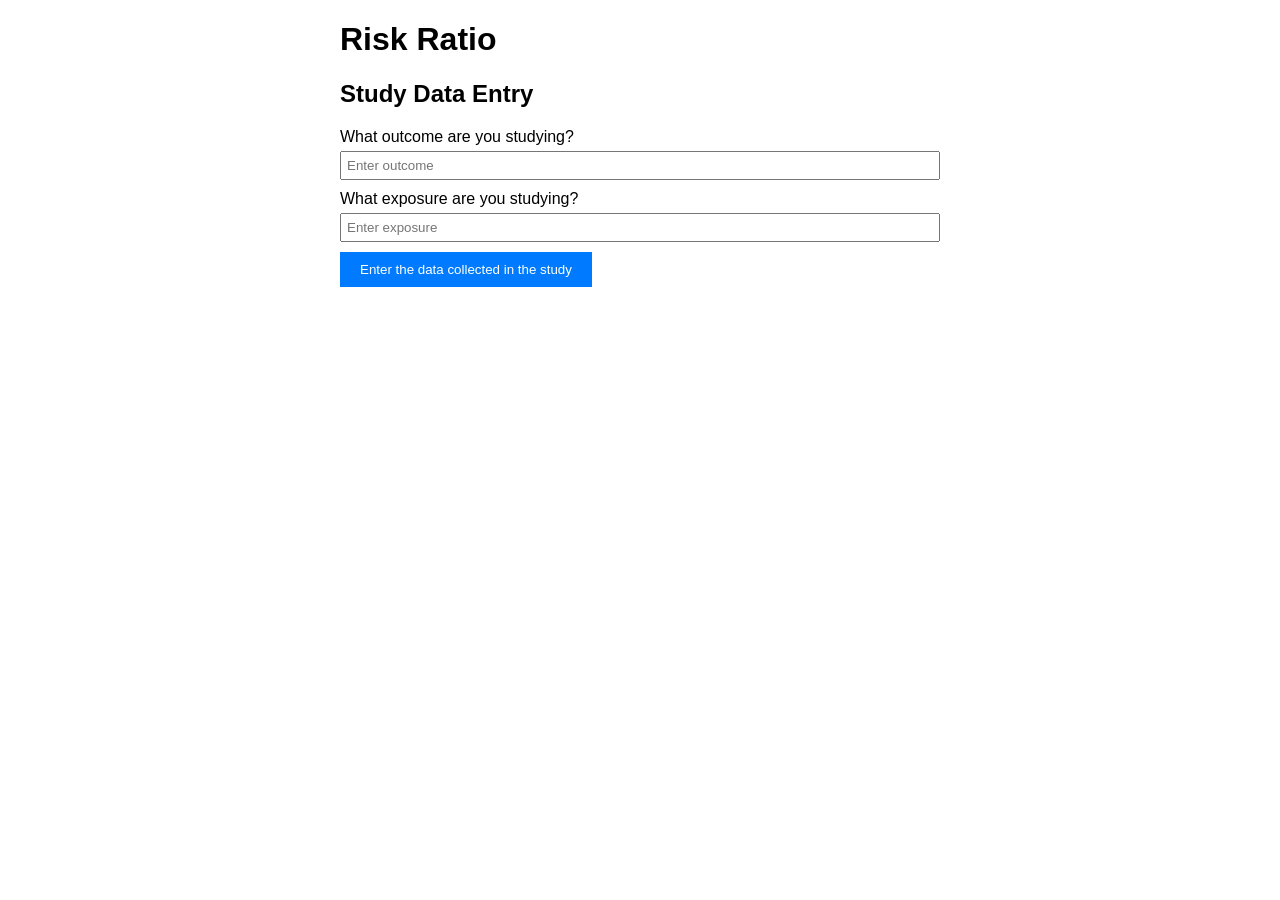
<file: HealthSciences/risk_ratio.html>
<!DOCTYPE html>
<html lang="en">

<head>
    <meta charset="UTF-8">
    <meta name="viewport" content="width=device-width, initial-scale=1.0">
    <title>Risk Ratio Calculator</title>
    <link rel="stylesheet" href="epiStyles.css">
    <style>
        .container {
            max-width: 600px;
            margin: auto;
        }

        .input-section,
        .table-section {
            margin-bottom: 20px;
        }

        label {
            display: block;
            margin-bottom: 5px;
        }

        input[type="text"] {
            width: 100%;
            padding: 8px;
            margin-bottom: 10px;
        }

        button {
            padding: 10px 20px;
            background-color: #007BFF;
            color: white;
            border: none;
            cursor: pointer;
        }

        button:hover {
            background-color: #0056b3;
        }

        table {
            width: 100%;
            border-collapse: collapse;
        }

        table,
        th,
        td {
            border: 1px solid black;
        }

        th,
        td {
            padding: 10px;
            text-align: center;
        }

        input[type="text"] {
            width: 100%;
            padding: 5px;
            box-sizing: border-box;
        }

        #ratiosSection, #attrRiskResult, #PARResult {
            margin-top: 20px;
            padding: 10px;
            border: 1px solid #ccc;
            background-color: #f9f9f9;
        }

        /* Container for the buttons */
        .button-container {
            display: flex;
            justify-content: space-around; /* Distribute space evenly */
            align-items: center; /* Center align items vertically */
            margin: 20px 0; /* Add some margin around the container */
        }

        /* Style for the buttons */
        .button-container button {
            padding: 10px 20px; /* Add padding to the buttons */
            margin: 5px; /* Add some margin between buttons */
            border: 1px solid #007BFF; /* Add a border with a blue color */
            background-color: #007BFF; /* Blue background */
            color: white; /* White text */
            font-size: 16px; /* Increase font size */
            cursor: pointer; /* Pointer cursor on hover */
            transition: background-color 0.3s, color 0.3s; /* Smooth background and text color transition */
        }

        .button-container button:hover {
            background-color: #0056b3; /* Darker blue on hover */
            color: #ffffff; /* Ensure text remains white on hover */
        }


        /* Tooltip arrow */
        .tooltip .tooltiptext::after {
            content: "";
            position: absolute;
            top: 100%; /* At the bottom of the tooltip */
            left: 50%;
            margin-left: -5px;
            border-width: 5px;
            border-style: solid;
            border-color: #555 transparent transparent transparent;
        }

        .fraction .denominator {
            /* margin-top: -5px; */
            margin-top: 0px; 
        }

    </style>
</head>

<body>
    <div class="container">
        <h1>Risk Ratio</h1>
        <h2>Study Data Entry</h2>
        <div class="input-section">
            <label for="disease">What outcome are you studying?</label>
            <input type="text" id="disease" placeholder="Enter outcome">
            <label for="exposure">What exposure are you studying?</label>
            <input type="text" id="exposure" placeholder="Enter exposure">
            <button id="enterData">Enter the data collected in the study</button>
        </div>
        <div class="table-section" style="display:none;">
            <p>Enter the numbers you have collected from your study in the table below. Note: you do not need to enter all numbers.
                Once you have entered the numbers you have, you can compute the remaining values. If you enter numbers that do not 
                add up correctly, we will highlight these inconsistencies for you.</p>

            <table>
                <thead>
                    <tr>
                        <th colspan="2" rowspan="2"></th>
                        <th colspan="2">Outcome Status</th>
                        <th rowspan="2">Row Total</th>
                    </tr>
                    <tr>
                        <th>Yes</th>
                        <th>No</th>
                    </tr>
                </thead>
                <tbody>
                    <tr>
                        <th rowspan="2">Exposure Status</th>
                        <th>Yes</th>
                        <td><input type="text" id="exposedDisease" placeholder="A = E+, O+"></td>
                        <td><input type="text" id="exposedNoDisease" placeholder="B = E+, O-"></td>
                        <td><input type="text" id="totalExposed" placeholder="E+ = A + B"></td>
                    </tr>
                    <tr>
                        <th>No</th>
                        <td><input type="text" id="notExposedDisease" placeholder="C = E-, O+"></td>
                        <td><input type="text" id="notExposedNoDisease" placeholder="D = E-, O-"></td>
                        <td><input type="text" id="totalNotExposed" placeholder="E- = C + D"></td>
                    </tr>
                </tbody>
                <tfoot>
                    <tr>
                        <th colspan="2">Column Total</th>
                        <td><input type="text" id="totalDisease" placeholder="O+ = A + C"></td>
                        <td><input type="text" id="totalNoDisease" placeholder="O- = B + D"></td>
                        <td><input type="text" id="totalSum" placeholder="N = ALL"></td>
                    </tr>
                </tfoot>
            </table>
            <div class="button-container">
                <button id="computeMissing">Compute Missing Numbers</button>
                <button id="validateButton">Validate Numbers</button>
                <button id="clearButton">Clear Table</button>
                <button id="computeRatiosButton">Compute Risk Ratio</button>
            </div>

        </div>
        <div id="ratiosSection" style="display: none;">
            <h3>Risk Ratio:</h3>
            <p>Risk Ratio: <span id="riskRatioDisplay">[Risk Ratio]</span></p>
            <!-- <p>Odds Ratio: <span id="oddsRatioDisplay" class="tooltip">[Odds Ratio]</span></p> -->
        </div>

        <div id="otherRisksSection" style="display: none;">
            <h3>Attributable Risk</h3>
            <p class="highlight"><b>Definition</b>: <span id="attrRiskDefn"></span></p>
        </div>

        <div id="PARSection" style="display: none;">
            <h3>Population Attributable Risk</h3>
            <p class="highlight"><b>Definition</b>: <span id="PARDefn"></span></p>
        </div>

        <div id="attrRiskInput" style="display: none;">
            <!-- <label for="multiplier">Calculating attributable risk requires a suitable multiplier. What is a suitable multiplier you want to use?</label><br>
            <input type="number" id="multiplier" value="100"><br><br> -->

            <label for="multiplier">Calculating attributable risk requires a suitable multiplier. What is a suitable multiplier you want to use?</label><br>
            <select id="multiplier">
                <option value="100">100</option>
                <option value="1000">1000</option>
                <option value="10000">10K</option>
                <option value="100000">100K</option>
                <option value="1000000">1 Million</option>
              </select><br><br>

            <button id="computeAttrRiskButton">Compute Attributable Risk and Population Attributable Risk</button>
        </div>

        <div id="attrRiskResult" style="display: none;">
            <h3>Attributable Risk</h3>
            <p><span id="attrRiskDisplay"></span></p>
        </div>

        <!-- <div id="PARInput" style="display: none;">
            <button id="computePAR">Compute Population Attributable Risk</button>
        </div> -->

        <div id="PARResult" style="display: none;">
            <h3>Population Attributable Risk</h3>
            <p><span id="PARDisplay"></span></p>
        </div>


    </div>
    <script src="https://code.jquery.com/jquery-3.6.0.min.js"></script>

    <script>
        var origMessages = {
            "exposedDisease": "A = E+,O+",
            "exposedNoDisease": "B = E+, O-",
            "totalExposed": "E+ = A + B",
            "notExposedDisease": "C = E-, O+",
            "notExposedNoDisease": "D = E-, O-",
            "totalNotExposed": "E- = C + D",
            "totalDisease": "O+ = A + C",
            "totalNoDisease": "O- = B + D",
            "totalSum": "N = ALL"
        };

        var ids = ['#exposedDisease', '#exposedNoDisease', '#totalExposed', '#notExposedDisease', '#notExposedNoDisease', '#totalNotExposed', '#totalDisease', '#totalNoDisease', '#totalSum'];

        var colorError = 'rgb(255, 0, 0)';
        var colorComputed = 'rgb(212, 237, 218)'; 
        var colorMissing = 'rgb(248, 215, 218)';

        var tooltipTextOutcome = "this is the outcome you specified";
        var tooltipTextExposure = "this is the exposure you specified";
        var tooltipTextMultiplier = "this is the multiplier you specified";

        var riskRatio = 0;
        var formattedRiskRatio = 0;

        function displayRatiosError() {
            var message = 'Make sure there are no missing numbers in the table and the numbers add up before ratios can be computed.';
            $('#computeRatiosButton').attr('title', message);
        }

        function clearRatiosError() {
            $('#computeRatiosButton').removeAttr('title');
        }

        function updateTextBox(el, newVal, msg) {
            el.removeAttr('title');
            el.attr('title',msg);
            el.val(newVal).css('background-color', colorComputed);
        }

        function computeMissing() {
            $.each(ids, function(index, id) {
                if ($(id).css('background-color') && 
                        ($(id).css('background-color') === colorError || $(id).css('background-color') === colorComputed)) {
                    $(id).val(''); // Clear the value
                    $(id).attr('title',origMessages[$(id).attr('id')]);
                }
            });

            var exposedDisease = $('#exposedDisease').val() ? parseInt($('#exposedDisease').val()) : undefined;
            var exposedNoDisease = $('#exposedNoDisease').val() ? parseInt($('#exposedNoDisease').val()) : undefined;
            var notExposedDisease = $('#notExposedDisease').val() ? parseInt($('#notExposedDisease').val()) : undefined;
            var notExposedNoDisease = $('#notExposedNoDisease').val() ? parseInt($('#notExposedNoDisease').val()) : undefined;
            var totalExposed = $('#totalExposed').val() ? parseInt($('#totalExposed').val()) : undefined;
            var totalNotExposed = $('#totalNotExposed').val() ? parseInt($('#totalNotExposed').val()) : undefined;
            var totalDisease = $('#totalDisease').val() ? parseInt($('#totalDisease').val()) : undefined;
            var totalNoDisease = $('#totalNoDisease').val() ? parseInt($('#totalNoDisease').val()) : undefined;
            var totalSum = $('#totalSum').val() ? parseInt($('#totalSum').val()) : undefined;

            $.each(ids,function(index, id) {
                if ($(id).css('background-color') && $(id).css('background-color') === 'rgb(248, 215, 218)') {
                    $(id).css('background-color', '');
                }
            });

            var updatedVals = true;

            while (updatedVals) {
                // Compute and update missing values
                updatedVals = false;

                // E+ = A + B
                if (totalExposed === undefined && exposedDisease !== undefined && exposedNoDisease !== undefined) {
                    totalExposed = exposedDisease + exposedNoDisease;
                    updatedVals = true;
                    updateTextBox($('#totalExposed'), totalExposed, origMessages["totalExposed"] + ' ' +
                        'E+ computed as: ' + 'E+,O+ (' + exposedDisease + ') + E+,O- (' + exposedNoDisease + ').');
                }
                if (exposedDisease === undefined && totalExposed !== undefined && exposedNoDisease !== undefined) {
                    exposedDisease = totalExposed - exposedNoDisease;
                    updatedVals = true;
                    updateTextBox($('#exposedDisease'), exposedDisease, origMessages["exposedDisease"] + ' ' +
                        'E+,O+ computed as: ' + 'E+ (' + totalExposed + ') - E+,O- (' + exposedNoDisease + ').');
                }
                if (exposedNoDisease === undefined && totalExposed !== undefined && exposedDisease !== undefined) {
                    exposedNoDisease = totalExposed - exposedDisease;
                    updatedVals = true;
                    updateTextBox($('#exposedNoDisease'), exposedNoDisease, origMessages["exposedNoDisease"] + ' ' +
                        'E+,O- computed as: ' + 'E+ (' + totalExposed + ') - E+,O+ (' + exposedDisease + ').');
                }

                // E- = C + D
                if (totalNotExposed === undefined && notExposedDisease !== undefined && notExposedNoDisease !== undefined) {
                    totalNotExposed = notExposedDisease + notExposedNoDisease;
                    updatedVals = true;
                    updateTextBox($('#totalNotExposed'), totalNotExposed, origMessages["totalNotExposed"] + ' ' +
                        'E- computed as: ' + 'E-,O+ (' + notExposedDisease + ') + E-,O- (' + notExposedNoDisease + ').');
                }
                if (notExposedDisease === undefined && totalNotExposed !== undefined && notExposedNoDisease !== undefined) {
                    notExposedDisease = totalNotExposed - notExposedNoDisease;
                    updatedVals = true;
                    updateTextBox($('#notExposedDisease'), notExposedDisease, origMessages["notExposedDisease"] + ' ' +
                        'E-,O+ computed as: ' + 'E- (' + totalNotExposed + ') - E-,O- (' + notExposedNoDisease + ').');
                }
                if (notExposedNoDisease === undefined && totalNotExposed !== undefined && notExposedDisease !== undefined) {
                    notExposedNoDisease = totalNotExposed - notExposedDisease;
                    updatedVals = true;
                    updateTextBox($('#notExposedNoDisease'), notExposedNoDisease, origMessages["notExposedNoDisease"] + ' ' +
                        'E-,O- computed as: ' + 'E- (' + totalNotExposed + ') - E-,O+ (' + notExposedDisease + ').');
                }

                // O+ = A + C
                if (totalDisease === undefined && exposedDisease !== undefined && notExposedDisease !== undefined) {
                    totalDisease = exposedDisease + notExposedDisease;
                    updatedVals = true;
                    updateTextBox($('#totalDisease'), totalDisease, origMessages["totalDisease"] + ' ' +
                        'O+ computed as: ' + 'E+,O+ (' + exposedDisease + ') + E-,O+ (' + notExposedDisease + ').');
                }
                if (exposedDisease === undefined && totalDisease !== undefined && exposedDisease !== undefined) {
                    exposedDisease = totalDisease - notExposedDisease;
                    updatedVals = true;
                    updateTextBox($('#exposedDisease'), exposedDisease, origMessages["exposedDisease"] + ' ' +
                        'E+,O+ computed as: ' + 'O+ (' + totalDisease + ') - E-,O+ (' + notExposedDisease + ').');
                }
                if (notExposedDisease === undefined && totalDisease !== undefined && exposedDisease !== undefined) {
                    notExposedDisease = totalDisease - exposedDisease;
                    updatedVals = true;
                    updateTextBox($('#notExposedDisease'), notExposedDisease, origMessages["notExposedDisease"] + ' ' +
                        'E-,O+ computed as: ' + 'O+ (' + totalDisease + ') - E+,O+ (' + exposedDisease + ').');
                }

                // O- = B + D
                if (totalNoDisease === undefined && exposedNoDisease !== undefined && notExposedNoDisease !== undefined) {
                    totalNoDisease = exposedNoDisease + notExposedNoDisease;
                    updatedVals = true;
                    updateTextBox($('#totalNoDisease'), totalNoDisease, origMessages["totalNoDisease"] + ' ' +
                        'O- computed as: ' + 'E+,O- (' + exposedNoDisease + ') + E-,O- (' + notExposedNoDisease + ').');
                }
                if (exposedNoDisease === undefined && totalNoDisease !== undefined && notExposedNoDisease !== undefined) {
                    exposedNoDisease = totalNoDisease - notExposedNoDisease;
                    updatedVals = true;
                    updateTextBox($('#exposedNoDisease'), exposedNoDisease, origMessages["exposedNoDisease"] + ' ' +
                        'E+,O- computed as: ' + 'O- (' + totalNoDisease + ') - E-,O- (' + notExposedNoDisease + ').');
                }
                if (notExposedNoDisease === undefined && totalNoDisease !== undefined && exposedNoDisease !== undefined) {
                    notExposedNoDisease = totalNoDisease - exposedNoDisease;
                    updatedVals = true;
                    updateTextBox($('#notExposedNoDisease'), notExposedNoDisease, origMessages["notExposedNoDisease"] + ' ' +
                        'E-,O- computed as: ' + 'O- (' + totalNoDisease + ') - E+,O- (' + exposedNoDisease + ').');
                }

                // N = E+ + E-
                if (totalSum === undefined && totalExposed !== undefined && totalNotExposed !== undefined) {
                    totalSum = totalExposed + totalNotExposed;
                    updatedVals = true;
                    updateTextBox($('#totalSum'), totalSum, origMessages["totalSum"] + ' ' +
                        'N computed as: ' + 'E+ (' + totalExposed + ') + E- (' + totalNotExposed + ').');
                }
                if (totalExposed === undefined && totalSum !== undefined && totalNotExposed !== undefined) {
                    totalExposed = totalSum - totalNotExposed;
                    updatedVals = true;
                    updateTextBox($('#totalExposed'), totalExposed, origMessages["totalExposed"] + ' ' +
                        'E+ computed as: ' + 'N (' + totalSum + ') - E- (' + totalNotExposed + ').');
                }
                if (totalNotExposed === undefined && totalSum !== undefined && totalExposed !== undefined) {
                    totalNotExposed = totalSum - totalExposed;
                    updatedVals = true;
                    updateTextBox($('#totalNotExposed'), totalNotExposed, origMessages["totalNotExposed"] + ' ' +
                        'E- computed as: ' + 'N (' + totalSum + ') - E+ (' + totalExposed + ').');
                }

                // N = O+ + O-
                if (totalSum === undefined && totalDisease !== undefined && totalNoDisease !== undefined) {
                    totalSum = totalDisease + totalNoDisease;
                    updatedVals = true;
                    updateTextBox($('#totalSum'), totalSum, origMessages["totalSum"] + ' ' +
                        'N computed as: ' + 'O+ (' + totalDisease + ') + O- (' + totalNoDisease + ').');
                }
                if (totalDisease === undefined && totalSum !== undefined && totalNoDisease !== undefined) {
                    totalDisease = totalSum - totalNoDisease;
                    updatedVals = true;
                    updateTextBox($('#totalDisease'), totalDisease, origMessages["totalDisease"] + ' ' +
                        'O+ computed as: ' + 'N (' + totalSum + ') - O- (' + totalNoDisease + ').');
                }
                if (totalNoDisease === undefined && totalSum !== undefined && totalDisease !== undefined) {
                    totalNoDisease = totalSum - totalDisease;
                    updatedVals = true;
                    updateTextBox($('#totalNoDisease'), totalNoDisease, origMessages["totalNoDisease"] + ' ' +
                        'O- computed as: ' + 'N (' + totalSum + ') - O+ (' + totalDisease + ').');
                }
            }

            $(ids).each(function(index, id) {
                if (!$(id).val()) {
                    $(id).css('background-color', colorMissing);
                }
            });

            if (!validateNumbers()) {
                displayRatiosError();
            } else {
                clearRatiosError();
            }

        }

        function checkValid(id1, id2, id3, msg) {
            var val1 = $(id1).val() ? parseInt($(id1).val()) : undefined;
            var val2 = $(id2).val() ? parseInt($(id2).val()) : undefined;
            var val3 = $(id3).val() ? parseInt($(id3).val()) : undefined;

            if (val1 !== undefined && val2 !== undefined && val3 !== undefined) {
                if (val1 + val2 !== val3) {
                    $(id3).css('background-color', colorError);
                    $(id3).attr('title', msg);
                    return false;
                }
                else return true;
            }
            return false;
        }

        function validateNumbers() {

            var validFlag = true;

            // Check negative values
            $.each(ids, function(index, id) {
                var value = $(id).val() ? parseInt($(id).val()) : undefined;
                if (value !== undefined && value < 0) {
                    $(id).css('background-color', 'red');
                    var originalTitle = origMessages[$(id).attr('id')];
                    $(id).attr('title', originalTitle + ' Value cannot be negative');
                    validFlag = false;
                }
            });

            // E+ = A + B
            if (!checkValid(ids[0], ids[1], ids[2],
                origMessages["totalExposed"] + ' E+,O+ and E+,O- must add to E+, but your numbers do not add up.'))
                validFlag = false;

            // E- = C + D
            if (!checkValid(ids[3], ids[4], ids[5],
                origMessages["totalNotExposed"] + ' E-,O+ and E-,O- must add to E-, but your numbers do not add up.'))
                validFlag = false;

            // O+ = A + C
            if (!checkValid(ids[0], ids[3], ids[6],
                origMessages["totalDisease"] + ' E+,O+ and E-,O+ must add to O+, but your numbers do not add up.'))
                validFlag = false;

            // O- = B + D
            if (!checkValid(ids[1], ids[4], ids[7],
                origMessages["totalNoDisease"] + ' E+,O- and E-,O- must add to O-, but your numbers do not add up.'))
                validFlag = false;

            // N = E+ + E-
            if (!checkValid(ids[2], ids[5], ids[8],
                origMessages["totalSum"] + ' E+ and E- must add to N, but your numbers do not add up.'))
                validFlag = false;

            // N = O+ + O-
            if (!checkValid(ids[6], ids[7], ids[8],
                origMessages["totalSum"] + ' O+ and O- must add to N, but your numbers do not add up.'))
                validFlag = false;

            if (!validFlag) {
                displayRatiosError();
            } else {
                clearRatiosError();
            }

            return validFlag;
        }

        function computeRatios() {
            // Parse the values from the textboxes
            var exposedDisease = $('#exposedDisease').val() ? parseInt($('#exposedDisease').val()) : 0;
            var totalExposed = $('#totalExposed').val() ? parseInt($('#totalExposed').val()) : 0;
            var notExposedDisease = $('#notExposedDisease').val() ? parseInt($('#notExposedDisease').val()) : 0;
            var totalNotExposed = $('#totalNotExposed').val() ? parseInt($('#totalNotExposed').val()) : 0;
            var exposedNoDisease = $('#exposedNoDisease').val() ? parseInt($('#exposedNoDisease').val()) : 0;
            var notExposedNoDisease = $('#notExposedNoDisease').val() ? parseInt($('#notExposedNoDisease').val()) : 0;
            var exposure = $('#exposure').val();
            var disease = $('#disease').val();

            var exposureMsg = `<span class="tooltip">${exposure}<span class="tooltiptext" style="width: 250px;">${tooltipTextExposure}</span></span>`;
            var outcomeMsg = `<span class="tooltip">${disease}<span class="tooltiptext" style="width: 250px;">${tooltipTextOutcome}</span></span>`;

            // Calculate the Risk Ratio
            var riskExposed = totalExposed !== 0 ? exposedDisease / totalExposed : 0;
            var riskNotExposed = totalNotExposed !== 0 ? notExposedDisease / totalNotExposed : 0;
            riskRatio = riskNotExposed !== 0 ? riskExposed / riskNotExposed : 0;

            // Format the Risk Ratio to 2 decimal places, showing only necessary decimal places
            formattedRiskRatio = riskRatio.toFixed(2).replace(/\.?0+$/, '');

            // Set up the tooltip
            var tooltipText = `Calculated as: <br>
            <span class="fraction"><span class="numerator">E+,O+/E+</span> <span class="denominator">E-,O+/E-</span></span> = 
            <span class="fraction"><span class="numerator">${exposedDisease}/${totalExposed}</span> 
            <span class="denominator">${notExposedDisease}/${totalNotExposed}</span></span> = ${formattedRiskRatio}`;
            $('#riskRatioDisplay').text("");

            // Display the message
            var message = `Those exposed to ${exposureMsg} have `;
            message += `<span class="tooltip">${formattedRiskRatio}<span class="tooltiptext" style="width: 300px;">${tooltipText}</span></span>`;
            message += `x the risk when compared to those not exposed to ${exposureMsg} for developing ${outcomeMsg}`;
            // $('#riskRatioDisplay').text(message);

            if (riskRatio != 1) {   // Display only if ratio is not 1
                $('#riskRatioDisplay').html(message);
            }

            // Calculate the additional risk message
            var additionalRisk;
            var addlRiskMsg = "";          
            if (riskRatio > 1) {
                var addlRisk = Math.round((formattedRiskRatio - 1) * 100);
                tooltipText = `Calculated as:<br>(Risk Ratio - 1) * 100 = (${formattedRiskRatio} - 1) * 100 = ${addlRisk}`;
                addlRiskMsg = `Can also be said as: Those exposed to ${exposureMsg} have `;
                addlRiskMsg += `<span class="tooltip">${addlRisk}<span class="tooltiptext" style="width: 325px;">${tooltipText}</span></span>`;
                addlRiskMsg += `% higher risk than those not exposed to ${exposureMsg} for developing ${outcomeMsg}.`;
            } else if (riskRatio === 1) {
                addlRiskMsg = `Exposure to ${exposureMsg} has no association with developing ${outcomeMsg}.`;
            } else {
                var addlRisk = (1 - formattedRiskRatio) * 100;
                tooltipText = `Calculated as:<br>(1 - Risk Ratio) * 100 = (1 - ${formattedRiskRatio}) * 100 = ${addlRisk}`;
                addlRiskMsg = `Can also be said as: Those exposed to ${exposureMsg} have `;
                addlRiskMsg += `<span class="tooltip">${addlRisk}<span class="tooltiptext" style="width: 325px;">${tooltipText}</span></span>`;
                addlRiskMsg += `% lower risk than those not exposed to ${exposureMsg} for developing ${outcomeMsg}.`;
            }

            // Append the additional message on a new line. Display for all ratios
            $('#riskRatioDisplay').append(`<br/>${addlRiskMsg}`);

            /*
            // Calculate the Odds Ratio
            var oddsPositive = notExposedDisease !== 0 ? exposedDisease / notExposedDisease : 0;
            var oddsNegative = notExposedNoDisease !== 0 ? exposedNoDisease / notExposedNoDisease : 0;
            var oddsRatio = oddsNegative !== 0 ? oddsPositive / oddsNegative : 0;

            // Format the Odds Ratio to 2 decimal places, showing only necessary decimal places
            var formattedOddsRatio = oddsRatio.toFixed(2).replace(/\.?0+$/, '');

            // Display the message
            message = `The odds of being exposed to ${exposure} are ${formattedOddsRatio}-fold higher in those with ${disease} compared to those without ${disease}.`;
            $('#oddsRatioDisplay').text(message);

            // Set up the tooltip
            tooltipText = `Calculated as:<br>
            <span class="fraction"><span class="numerator">E+,O+/E-,O+</span> <span class="denominator">E+,O-/E-,O-</span></span> = 
            <span class="fraction"><span class="numerator">${exposedDisease}/${notExposedDisease}</span> 
            <span class="denominator">${exposedNoDisease}/${notExposedNoDisease}</span></span> = ${formattedOddsRatio}`;
            $('#oddsRatioDisplay').text(message);
            $('#oddsRatioDisplay').append(`<span class="tooltiptext" style="width: 300px;">${tooltipText}</span>`);
            */

            // Display the section
            $('#ratiosSection').show();

            // Display attributable risk section if appropriate
            var tooltipText1 = "this is the outcome you specified";
            var tooltipText2 = "this is the exposure you specified";
            message = `Attributable Risk is the number of cases of the outcome attributed to the exposure.<br><br>`;
            message += `Attributable Risk is calculated as:<br>Incidence Proportion (Cumulative Incidence) of ${outcomeMsg} `;
            message += `in those exposed to ${exposureMsg} &minus; `;
            message += `Incidence Proportion (Cumulative Incidence) of ${outcomeMsg} in those not exposed to ${exposureMsg}`;
            $('#attrRiskDefn').html(message);
            // if (riskRatio > 1) $('#otherRisksSection').show();

            /* prevExposure = totalExposed/totalNotExposed;
            // Format the exposure prevalence to 2 decimal places, showing only necessary decimal places
            var formattedprevExposure = prevExposure.toFixed(2).replace(/\.?0+$/, '');

            tooltipText = `Calculated as: 
            <span class="fraction"><span class="numerator">E+</span> <span class="denominator">E-</span></span> = 
            <span class="fraction"><span class="numerator">${totalExposed}/${totalNotExposed}</span> = ${formattedprevExposure}`;

            var prevExposureMsg = `<span class="tooltip">prevalence of exposure<span class="tooltiptext" style="width: 300px;">${tooltipText}</span></span>`;

            message = `Population Attributable Risk (PAR) % is the percentage of disease cases attributed to the exposure within the overall population.<br>`;
            message += `PAR takes into account both the ${prevExposureMsg} and its strength of association with ${outcomeMsg}`; */

            message = `Population Attributable Risk (PAR) % is the percentage of cases with ${outcomeMsg} attributed to ${exposureMsg} within the overall population.<br>`;
            message += `PAR takes into account both the prevalence of exposure and its strength of association with ${outcomeMsg}`;

            $('#PARDefn').html(message);
            // if (riskRatio > 1) $('#PARSection').show();
            if (riskRatio > 1) {
                $('#otherRisksSection').show();
                $('#PARSection').show();
                $('#attrRiskInput').show();
                // $('#PARInput').show();
            }
        }

        $(document).ready(function () {
        });

        $('#enterData').click(function () {
            var disease = $('#disease').val() || $('#disease').val('Outcome O').val();
            var exposure = $('#exposure').val() || $('#exposure').val('Exposure E').val();

            origMessages["exposedDisease"] = 'A = E+, O+. Of the people exposed to ' + $('#exposure').val() + ' in your study, how many developed ' + $('#disease').val() + '?';
            origMessages["exposedNoDisease"] = 'B = E+, O-. Of the people exposed to ' + $('#exposure').val() + ' in your study, how many did not develop ' + $('#disease').val() + '?';
            origMessages["totalExposed"] = 'E+ = A + B. What is the total number of people exposed to ' + $('#exposure').val() + ' in your study?';

            origMessages["notExposedDisease"] = 'C = E-, O+. Of the people not exposed to ' + $('#exposure').val() + ' in your study, how many developed ' + $('#disease').val() + '?';
            origMessages["notExposedNoDisease"] = 'D = E-, O-. Of the people not exposed to ' + $('#exposure').val() + ' in your study, how many did not develop ' + $('#disease').val() + '?';
            origMessages["totalNotExposed"] = 'E- = C + D. What is the total number of people not exposed to ' + $('#exposure').val() + ' in your study?';

            origMessages["totalDisease"] = 'O+ = A + C. What is the total number of people who developed ' + $('#disease').val() + ' in your study?';
            origMessages["totalNoDisease"] = 'O- = B + D. What is the total number of people who did not develop ' + $('#disease').val() + ' in your study?';
            origMessages["totalSum"] = 'N = ALL. What is the total number of people in your study?';

            $('#exposedDisease').attr('title',origMessages["exposedDisease"]);
            $('#exposedNoDisease').attr('title',origMessages["exposedNoDisease"]);
            $('#totalExposed').attr('title',origMessages["totalExposed"]);

            $('#notExposedDisease').attr('title',origMessages["notExposedDisease"]);
            $('#notExposedNoDisease').attr('title',origMessages["notExposedNoDisease"]);
            $('#totalNotExposed').attr('title',origMessages["totalNotExposed"]);

            $('#totalDisease').attr('title',origMessages["totalDisease"]);
            $('#totalNoDisease').attr('title',origMessages["totalNoDisease"]);
            $('#totalSum').attr('title',origMessages["totalSum"]);

            $('.table-section').show();
            displayRatiosError();
        });

        $('#computeMissing').click(function() {
            computeMissing();
        });

        $('#clearButton').click(function() {
            // Clear values and reset background color for each textbox
            $(ids).each(function(index, id) {
                $(id).val('').css('background-color', '');
                $(id).attr('title',origMessages[$(id).attr('id')]);
            });

            $('#ratiosSection').hide();
            // $('#otherRisksSection').hide();
            // $('#attrRiskResult').hide();
            $('#attrRiskInput').hide();
            $('#attrRiskResult').hide();
            // $('#PARInput').hide();
            $('#PARResult').hide();

        });

        $('#validateButton').click(function() {
            computeMissing();
            validateNumbers();
        });

        $('#computeRatiosButton').click(function() {
            computeMissing();
            if (!validateNumbers()) {
                displayRatiosError();
            } else {
                clearRatiosError();
                computeRatios();
            }
        });

        $('#computeAttrRiskButton').click(function() {
            // Parse the values from the textboxes
            var exposedDisease = $('#exposedDisease').val() ? parseInt($('#exposedDisease').val()) : 0;
            var totalExposed = $('#totalExposed').val() ? parseInt($('#totalExposed').val()) : 0;
            var notExposedDisease = $('#notExposedDisease').val() ? parseInt($('#notExposedDisease').val()) : 0;
            var totalNotExposed = $('#totalNotExposed').val() ? parseInt($('#totalNotExposed').val()) : 0;
            var exposedNoDisease = $('#exposedNoDisease').val() ? parseInt($('#exposedNoDisease').val()) : 0;
            var notExposedNoDisease = $('#notExposedNoDisease').val() ? parseInt($('#notExposedNoDisease').val()) : 0;
            var totalSum = $('#totalSum').val() ? parseInt($('#totalSum').val()) : 0;

            var exposure = $('#exposure').val();
            var disease = $('#disease').val();
            var multiplier = $('#multiplier').val() ? parseInt($('#multiplier').val()) : 0;

            var incidenceExposed = exposedDisease/totalExposed * multiplier;
            var incidenceNotExposed = notExposedDisease/totalNotExposed * multiplier;
            var attrRisk = incidenceExposed - incidenceNotExposed;

            // Format the Numbers to 2 decimal places, showing only necessary decimal places
            var formattedincidenceExposed = incidenceExposed.toFixed(2).replace(/\.?0+$/, '');
            var formattedincidenceNotExposed = incidenceNotExposed.toFixed(2).replace(/\.?0+$/, '');
            var formattedattrRiskBefore = formattedincidenceExposed - formattedincidenceNotExposed;
            var formattedattrRisk = formattedattrRiskBefore.toFixed(2).replace(/\.?0+$/, '');

            var attrRisk2 = formattedattrRisk/formattedincidenceExposed * 100;
            var formattedattrRisk2 = attrRisk2.toFixed(2).replace(/\.?0+$/, '');

            var exposureMsg = `<span class="tooltip">${exposure}<span class="tooltiptext" style="width: 250px;">${tooltipTextExposure}</span></span>`;
            var outcomeMsg = `<span class="tooltip">${disease}<span class="tooltiptext" style="width: 250px;">${tooltipTextOutcome}</span></span>`;
            var multiplierMsg = `<span class="tooltip">${multiplier}<span class="tooltiptext" style="width: 250px;">${tooltipTextMultiplier}</span></span>`;

            var tooltipText4 = "calculated as:<br> Incidence Proportion in Exposed ";
            tooltipText4 += `(<span class="fraction"><span class="numerator">${exposedDisease}</span><span class="denominator">${totalExposed}</span></span> `;
            tooltipText4 += `&times; ${multiplier}) &minus; <br>`;
            tooltipText4 += `Incidence Proportion in Not Exposed (<span class="fraction"><span class="numerator">${notExposedDisease}</span><span class="denominator">${totalNotExposed}</span></span> `;
            tooltipText4 += `&times; ${multiplier})<br>`;
            tooltipText4 += `= (${formattedincidenceExposed} &minus; ${formattedincidenceNotExposed}) = ${formattedattrRisk}`;

            var tooltipText5 = `calculated as: <span class="fraction"><span class="numerator">(Incidence Proportion in Exposed &minus; Incidence Proportion in Not Exposed)</span><span class="denominator">Incidence Proportion in Exposed</span></span>`;
            tooltipText5 += " &times; 100<br>";
            tooltipText5 += `= <span class="fraction"><span class="numerator">(${formattedincidenceExposed} &minus; ${formattedincidenceNotExposed})</span><span class="denominator">${formattedincidenceExposed}</span></span>`;
            tooltipText5 += ` &times; 100 = ${formattedattrRisk2}`;

            message = `The excess risk of ${outcomeMsg} among those exposed to ${exposureMsg} attributable to ${exposureMsg} is `;
            message += `<span class="tooltip">${formattedattrRisk}<span class="tooltiptext" style="width: 450px;">${tooltipText4}</span></span> `;
            message += `per ${multiplierMsg} population.<br>`;
            message += `Can also be said as: Among those exposed to ${exposureMsg}, `;
            message += `<span class="tooltip">${formattedattrRisk2}<span class="tooltiptext" style="width: 600px;">${tooltipText5}</span></span>`;
            message += `% of cases with ${outcomeMsg} is attributed to ${exposureMsg} and could be prevented if ${exposureMsg} was controlled.`;

            $('#attrRiskDisplay').html(message);

            var prevE = totalExposed/totalSum * 100;
            var formattedPrevE = prevE.toFixed(2).replace(/\.?0+$/, '');

            var tooltipText5 = `calculated as:<br>`;
            tooltipText5 += `<span class="fraction"><span class="numerator">Number of people exposed to ${exposure} (${totalExposed})</span>`;
            tooltipText5 += `<span class="denominator">Number of people in the study (${totalSum})</span></span>`;
            tooltipText5 += `&times; multiplier (100)`;
            message = `Prevalence of ${exposureMsg} = `;
            message += `<span class="tooltip">${formattedPrevE}<span class="tooltiptext" style="width: 500px;">${tooltipText5}</span></span>%`;

            var prevE1 = formattedPrevE/100;
            var formattedPrevE1 = prevE1.toFixed(4).replace(/\.?0+$/, '');
            var par = formattedPrevE1 * (riskRatio - 1)/(formattedPrevE1 * (riskRatio - 1) + 1) * 100;
            var formattedPar = par.toFixed(2).replace(/\.?0+$/, '');

            var tooltipText6 = `calculated as:<br>`;
            tooltipText6 += `<span class="fraction"><span class="numerator">Prevalence of ${exposure} (${formattedPrevE1}) * [Risk Ratio (${formattedRiskRatio}) - 1]</span>`;
            tooltipText6 += `<span class="denominator">Prevalence of ${exposure} (${formattedPrevE1}) * [Risk Ratio (${formattedRiskRatio}) - 1] + 1</span></span>`;

            message += `<br><br>In the overall population, `;
            message += `<span class="tooltip">${formattedPar}<span class="tooltiptext" style="width: 600px;">${tooltipText6}</span></span>% `;
            message += `of cases with ${outcomeMsg} is attributed to ${exposureMsg} `;
            message += `and could be prevented if ${exposureMsg} was controlled.`;
            $('#PARDisplay').html(message);

            $('#attrRiskResult').show();
            $('#PARResult').show();
        });


    </script>
</body>

</html>
</file>
<file: 52/css/base.css>
/* Colors, type, buttons, the start screen and the create-your-candidate screen. */
:root {
  --bg: #000000;
  --bg-2: #0E0E10;
  --panel: #16181C;
  --line: #2F3336;
  --text: #E7E9EA;
  --soft: #A9AEB3;
  --muted: #71767B;
  --up: #34D399;
  --down: #FB7185;
  --warn: #FACC15;
  --font: "Figtree", system-ui, sans-serif;
}
* { box-sizing: border-box; }
html { -webkit-text-size-adjust: 100%; }
body { margin: 0; background: var(--bg); color: var(--text); font-family: var(--font); line-height: 1.4; }
body.on-create { background: var(--bg-2); }
h1, h2, p { margin: 0; }
button { font: inherit; color: inherit; cursor: pointer; }
button:focus-visible, input:focus-visible { outline: 3px solid #4F8BFF; outline-offset: 2px; }

.muted { color: var(--muted); }
.soft { color: var(--soft); }
.small { font-size: 14px; }
.big { font-size: 18px; }
.center { text-align: center; }
.up { color: var(--up); }
.down { color: var(--down); }
.warn { color: var(--warn); }

/* motion: one easing everywhere, so every screen moves the same way */
:root { --ease: cubic-bezier(.2,.7,.2,1); }
@keyframes fade-in { from { opacity: 0; transform: translate3d(0, 10px, 0); } to { opacity: 1; transform: none; } }
@keyframes fade { from { opacity: 0; } to { opacity: 1; } }

/* buttons */
.btn {
  min-height: 48px; padding: 0 26px; border: 0; border-radius: 999px;
  background: var(--text); color: #000; font-size: 17px; font-weight: 700;
  transition: opacity .2s ease, transform .15s var(--ease);
}
.btn:hover { opacity: .88; }
.btn:active:not([aria-disabled="true"]) { transform: scale(.97); }
.btn[aria-disabled="true"] { background: #222226; color: var(--muted); cursor: not-allowed; }
.btn.wide { width: 100%; min-height: 56px; font-size: 18px; }
.chip {
  min-height: 40px; padding: 0 14px; border: 0; border-radius: 999px;
  background: #222226; font-size: 15px; font-weight: 600;
}
.chip[aria-pressed="true"] { background: var(--text); color: #000; }
.chip.small { min-height: 36px; font-size: 14px; }
.pill { display: inline-block; padding: 3px 10px; border: 1px solid var(--line); border-radius: 999px; font-size: 14px; color: var(--muted); }

/* the round avatar */
.av { display: inline-flex; flex-shrink: 0; border-radius: 50%; overflow: hidden; }

/* top bar used on the plain (non-feed) screens */
.topbar { height: 64px; padding: 0 clamp(16px, 4vw, 48px); display: flex; align-items: center; gap: 10px; border-bottom: 1px solid #222226; font-size: 18px; }

/* ---------------------------------------------------------------- create your candidate */
.create {
  max-width: 1200px; margin: 0 auto; padding: 32px clamp(16px, 4vw, 64px) 48px;
  display: flex; flex-wrap: wrap; gap: 48px; align-items: flex-start;
}
.enter .create { animation: fade-in .5s var(--ease) both; }
.create-form { flex: 1 1 500px; min-width: 0; display: flex; flex-direction: column; gap: 24px; }
.create h1 { font-size: clamp(32px, 4vw, 44px); font-weight: 800; letter-spacing: -0.02em; }
.field { display: flex; flex-direction: column; gap: 12px; }
.field > span, .field-head > span { font-size: 15px; font-weight: 600; color: var(--soft); }
.field-head { display: flex; align-items: center; justify-content: space-between; }
.field input {
  min-height: 54px; width: 100%; padding: 0 16px; border-radius: 12px; border: 1px solid var(--line);
  background: var(--panel); color: var(--text); font: inherit; font-size: 20px;
}
.row { display: flex; align-items: center; gap: 16px; }
.row-label { width: 92px; flex-shrink: 0; font-size: 15px; color: var(--muted); }
.row-items { display: flex; flex-wrap: wrap; gap: 8px; }
.swatch { width: 40px; height: 40px; border: 0; border-radius: 50%; box-shadow: 0 0 0 3px var(--bg-2), 0 0 0 5px transparent; }
.swatch[aria-pressed="true"] { box-shadow: 0 0 0 3px var(--bg-2), 0 0 0 5px var(--text); }
.parties { display: grid; grid-template-columns: repeat(2, minmax(0, 1fr)); gap: 12px; }
.party {
  display: flex; align-items: center; gap: 12px; min-height: 64px; padding: 0 16px; text-align: left;
  border: 0; border-radius: 16px; background: var(--panel); box-shadow: inset 0 0 0 2px var(--line);
}
.party i { width: 26px; height: 26px; flex-shrink: 0; border-radius: 50%; }
.party span { display: flex; flex-direction: column; line-height: 1.25; font-size: 18px; }
.party small { font-size: 13px; color: var(--muted); }
.party[aria-pressed="true"] { box-shadow: inset 0 0 0 2px var(--pc); }
.party-ind {
  align-self: flex-start; min-height: 44px; padding: 0 16px; border: 0; border-radius: 999px;
  background: transparent; box-shadow: inset 0 0 0 2px var(--line); font-size: 15px; font-weight: 600;
}
.party-ind small { color: var(--muted); font-weight: 400; font-size: 15px; }
.party-ind[aria-pressed="true"] { box-shadow: inset 0 0 0 2px #A88BFF; }
.levels { display: grid; grid-template-columns: repeat(3, minmax(0, 1fr)); gap: 12px; }
.level {
  display: flex; flex-direction: column; gap: 4px; padding: 14px 16px; text-align: left;
  border: 0; border-radius: 16px; background: var(--panel); box-shadow: inset 0 0 0 2px var(--line);
}
.level b { font-size: 18px; }
.level small { font-size: 13px; line-height: 1.35; color: var(--muted); }
.level[aria-pressed="true"] { box-shadow: inset 0 0 0 2px var(--text); }

.create-preview { flex: 0 1 380px; min-width: 280px; display: flex; flex-direction: column; gap: 14px; }
.card { background: var(--panel); border: 1px solid var(--line); border-radius: 28px; overflow: hidden; }
.card-stripe { height: 10px; background: var(--pc); }
.card-body { padding: 28px 24px 26px; display: flex; flex-direction: column; align-items: center; gap: 12px; text-align: center; }
.card-name { margin-top: 6px; font-size: 32px; line-height: 1.1; overflow-wrap: anywhere; }
.card-name.empty { color: #536471; }
.card-party { padding: 6px 14px; border-radius: 999px; border: 1px solid var(--pc); color: var(--pc); font-size: 15px; font-weight: 700; }

@media (max-width: 560px) {
  .create { gap: 32px; }
  .row { align-items: flex-start; flex-direction: column; gap: 8px; }
  .row-label { width: auto; }
  .create-preview { flex-basis: 100%; }
  .party-ind { border-radius: 16px; padding: 10px 16px; text-align: left; }
  .levels { grid-template-columns: 1fr; }
  .card-body { flex-direction: row; text-align: left; flex-wrap: wrap; justify-content: center; }
  .card-body .av { width: 120px !important; height: 120px !important; }
}

/* the logo button that leads back to the main screen */
.home { display: inline-flex; align-items: center; gap: 10px; padding: 4px 8px 4px 4px; margin-left: -4px; border: 0; border-radius: 12px; background: transparent; font-size: inherit; }
.home:hover { background: #16181C; }

/* "Go to the main screen?" dialog */
.modal-backdrop { position: fixed; inset: 0; z-index: 50; display: flex; align-items: center; justify-content: center; padding: 16px; background: rgba(0,0,0,.72); animation: backdrop-in .2s ease-out; }
@keyframes backdrop-in { from { opacity: 0; } to { opacity: 1; } }
.modal { animation: fade-in .3s var(--ease); width: 100%; max-width: 400px; padding: 28px; border: 1px solid var(--line); border-radius: 24px; background: var(--panel); display: flex; flex-direction: column; align-items: center; gap: 12px; text-align: center; }
.modal h2 { margin-top: 6px; font-size: 24px; font-weight: 800; }
.modal p { font-size: 16px; line-height: 1.45; }
.modal-actions { display: flex; gap: 10px; width: 100%; margin-top: 10px; }
.modal-actions .btn { flex: 1; }
.btn.ghost { background: transparent; color: var(--text); box-shadow: inset 0 0 0 1px var(--line); }
.btn.ghost:hover { background: #222226; opacity: 1; }

/* people who turn motion off get no entry animations and no gliding bars */
@media (prefers-reduced-motion: reduce) {
  .enter *, .modal, .modal-backdrop { animation: none !important; }
  .bar-fill, .btn { transition: none !important; }
  .cand-bar i, .view { animation: none !important; }
}
</file>
<file: 52/css/intro.css>
/* The intro screen: a random race plays on a loop (main.js drives it). The dots light up with the vote share (the arc shows 30%..56%).
   Each race starts at 45.0, moves 5 to 9 times, ends at 52+ (green, "Elected") or 35 or less (red, "Out of the race"), fades, and a new one starts. */
@property --arc { syntax: "<angle>"; inherits: false; initial-value: 0deg; }

.intro { min-height: 100vh; min-height: 100dvh; display: flex; flex-direction: column; padding: 0 clamp(16px, 5vw, 40px); }
.intro-brand { display: flex; align-items: center; gap: 10px; padding: 26px 0 0; font-size: 17px; }
.intro-hero { flex: 1; display: flex; flex-direction: column; align-items: center; justify-content: center; padding: 28px 0 32px; text-align: center; }

/* the half circle of seats */
.seats-wrap { position: relative; width: min(680px, 100%); aspect-ratio: 680 / 350; container-type: inline-size; animation: intro-rise .9s cubic-bezier(.2,.7,.2,1) both; }
.seats-wrap svg { position: absolute; inset: 0; width: 100%; height: 100%; overflow: visible; }
.seats-off g { fill: #1E2025; }
.seats-on { position: absolute; inset: 0; }
.seats-lit { fill: currentColor;
  transition: --arc 1s var(--ease);
  -webkit-mask-image: conic-gradient(from 270deg at 50% 100%, #000 var(--arc), transparent 0);
          mask-image: conic-gradient(from 270deg at 50% 100%, #000 var(--arc), transparent 0); }
.seat-line line { stroke-width: 2; stroke-dasharray: 4 5; }
.seat-line text { font: 800 12px var(--font); letter-spacing: 2px; }
.seat-line .win line { stroke: var(--up); } .seat-line .win text { fill: var(--up); }
.seat-line .out line { stroke: var(--down); } .seat-line .out text { fill: var(--down); }

/* the rolling number inside the arc (sized to the arc, so it fits on phones too) */
.count { position: absolute; left: 0; right: 0; bottom: 1cqw; display: flex; justify-content: center; align-items: flex-end;
  font-size: 13.5cqw; font-weight: 900; line-height: 1; letter-spacing: -0.04em; font-variant-numeric: tabular-nums;
}
.col { display: inline-block; height: 1em; overflow: hidden;
  -webkit-mask-image: linear-gradient(transparent, #000 8%, #000 92%, transparent);
          mask-image: linear-gradient(transparent, #000 8%, #000 92%, transparent); }
.col > span { display: block; will-change: transform; transition: transform 1s var(--ease); }
.col i { display: block; height: 1em; font-style: normal; }

/* the result: green when elected, red when out; then it fades and a new race starts */
.seats-on, .count, .live { transition: color .5s ease, opacity .6s ease; }
.is-win .seats-on, .is-win .count, .is-win .live { color: var(--up); }
.is-out .seats-on, .is-out .count, .is-out .live { color: var(--down); }
.is-win .live i { background: var(--up); animation: none; }
.is-out .live i { background: var(--down); animation: none; }
.fading .seats-on, .fading .count { opacity: 0; }
.snap, .snap * { transition: none !important; }
.count .pt { width: .13em; height: .13em; margin: 0 .04em .15em; border-radius: 50%; background: currentColor; opacity: .55; }
.count .pc { align-self: flex-start; margin: .1em 0 0 .08em; font-size: .36em; letter-spacing: 0; color: var(--muted); }

.live { display: flex; align-items: center; gap: 10px; margin: 20px 0 0; font-size: 12px; font-weight: 700; letter-spacing: .22em; text-transform: uppercase; color: var(--muted); animation: intro-rise .9s .2s cubic-bezier(.2,.7,.2,1) both; }
.live i { width: 8px; height: 8px; border-radius: 50%; background: var(--down); animation: pulse 1.4s ease-in-out infinite; }
.intro h1 { margin: 26px 0 0; font-size: clamp(34px, 4.6vw, 52px); font-weight: 900; line-height: 1.05; letter-spacing: -0.03em; animation: intro-rise .9s .25s cubic-bezier(.2,.7,.2,1) both; }
.big-btn { margin-top: 26px; min-height: 56px; padding: 0 38px; font-size: 18px; animation: intro-rise .9s .45s cubic-bezier(.2,.7,.2,1) both; }

/* records along the bottom */
.records { list-style: none; margin: 0 auto; padding: 22px 0 28px; width: min(820px, 100%); display: flex; justify-content: center;
  border-top: 1px solid; border-image: linear-gradient(90deg, transparent, rgba(231,233,234,.14), transparent) 1;
  animation: intro-rise .9s .7s cubic-bezier(.2,.7,.2,1) both; }
.records li { display: flex; flex-direction: column; gap: 8px; padding: 0 26px; border-left: 1px solid #1F2126; text-align: left; }
.records li:first-child { border-left: 0; }
.records span { font-size: 11px; font-weight: 700; letter-spacing: .22em; text-transform: uppercase; color: var(--muted); }
.records b { font-size: 30px; font-weight: 900; line-height: 1; letter-spacing: -0.03em; }

@keyframes intro-rise { from { opacity: 0; transform: translateY(18px); } to { opacity: 1; transform: none; } }
@keyframes pulse { 0%, 100% { opacity: 1; } 50% { opacity: .25; } }

@media (max-width: 640px) {
  .intro-hero { justify-content: flex-start; padding-top: 48px; }
  .big-btn { width: 100%; }
  .records { display: grid; grid-template-columns: 1fr 1fr; gap: 18px 0; }
  .records li { padding: 0 16px; }
  .records li:nth-child(odd) { border-left: 0; }
  .records b { font-size: 24px; }
  .records span { font-size: 10px; }
  .seat-line text { font-size: 18px; }
}

/* no motion: show a still 45.0% */
@media (prefers-reduced-motion: reduce) {
  .intro * { animation: none !important; }
}
</file>
<file: 52/css/feed.css>
/* The feed: left menu, the news post, your reply, comments, and the race box on the right. */
.shell { display: flex; justify-content: center; gap: 28px; padding: 0 24px; min-height: 100vh; }

/* left menu */
.side { flex: 0 0 240px; position: sticky; top: 0; height: 100vh; display: flex; flex-direction: column; gap: 4px; padding: 14px 0; }
.brand { padding: 8px 12px 16px; font-size: 20px; }
.nav-item { display: flex; align-items: center; gap: 16px; min-height: 52px; padding: 0 20px 0 16px; border: 0; border-radius: 999px; background: transparent; font-size: 19px; color: var(--soft); text-align: left; transition: background .2s ease, color .2s ease; }
.nav-item:hover { background: #16181C; color: var(--text); }
.nav-item.on { color: var(--text); font-weight: 700; }
.me { margin-top: auto; display: flex; align-items: center; gap: 12px; padding: 12px 16px; border: 0; border-radius: 999px; background: transparent; text-align: left; transition: background .2s ease; }
.me:hover { background: #16181C; }
.me div { display: flex; flex-direction: column; line-height: 1.25; min-width: 0; }
.me b { overflow: hidden; text-overflow: ellipsis; white-space: nowrap; }

/* the feed column */
.feed { flex: 0 1 600px; min-width: 0; border-left: 1px solid var(--line); border-right: 1px solid var(--line); padding-bottom: 60px; }
.tabs { display: flex; border-bottom: 1px solid var(--line); }
.tab { flex: 1; display: flex; justify-content: center; padding: 16px 0 0; border: 0; background: transparent; font-size: 16px; color: var(--muted); transition: background .2s ease, color .2s ease; }
.tab:hover { background: #0C0D10; color: var(--text); }
.tab span { padding-bottom: 13px; border-bottom: 4px solid transparent; }
.tab.on { color: var(--text); font-weight: 700; }
.feed-title { padding: 18px 16px 14px; border-bottom: 1px solid var(--line); font-size: 20px; }

.post { display: flex; gap: 12px; padding: 14px 16px 0; }
/* a new screen: the news slides in, then the reply box; after you reply, your post and each comment follow one by one */
.enter .feed > .post:not(.stay), .enter .feed > .composer, .enter .feed > .feed-title { animation: fade-in .5s var(--ease) both; }
.enter .feed > .composer { animation-delay: .12s; }
.enter .feed > .post.later-post { animation-delay: .08s; }
.enter .result > * { animation: fade-in .5s var(--ease) both; }
.enter .result > :nth-child(1) { animation-delay: .02s; }
.enter .result > :nth-child(2) { animation-delay: .14s; }
.enter .result > :nth-child(3) { animation-delay: .24s; }
.enter .result > :nth-child(4) { animation-delay: .34s; }
.enter .result > :nth-child(n+5) { animation-delay: .44s; }
.post-side { display: flex; flex-direction: column; align-items: center; flex-shrink: 0; }
.post-body { flex: 1; min-width: 0; display: flex; flex-direction: column; gap: 8px; padding-bottom: 12px; }
.post-head { display: flex; align-items: center; gap: 6px; flex-wrap: wrap; font-size: 16px; }
.outlet {
  width: 44px; height: 44px; border-radius: 50%; display: flex; align-items: center; justify-content: center;
  background: var(--text); color: #000; font-weight: 800; font-size: 13px;
}
.outlet.alarm { background: var(--warn); }
.outlet.calm { background: var(--up); }
.thread-line { flex: 1; width: 2px; margin-top: 4px; background: #333639; }
.headline { font-size: clamp(21px, 2.4vw, 24px); font-weight: 700; line-height: 1.25; }
.actions { display: flex; justify-content: space-between; max-width: 420px; padding-top: 4px; color: var(--muted); font-size: 14px; }
.actions span { display: inline-flex; align-items: center; gap: 6px; }

/* answering */
.composer { display: flex; gap: 12px; padding: 14px 16px 18px; border-top: 1px solid var(--line); }
.composer-body { flex: 1; min-width: 0; display: flex; flex-direction: column; gap: 10px; }
.composer-body .big { padding-top: 10px; }
.answer {
  display: flex; align-items: center; gap: 12px; min-height: 60px; padding: 10px 16px; text-align: left;
  border: 1px solid var(--line); border-radius: 16px; background: #000; font-size: 18px; font-weight: 600;
  transition: background .15s ease, border-color .15s ease;
}
.answer:hover { background: #0F1A2E; border-color: #4F8BFF; }
.key { width: 26px; height: 26px; flex-shrink: 0; border-radius: 7px; background: #202327; font-size: 14px; display: flex; align-items: center; justify-content: center; }

/* after answering */
.post.mine { padding-top: 0; }
.delta { margin-left: auto; padding: 4px 12px; border-radius: 999px; font-weight: 800; font-size: 16px; }
.delta.up { background: #0B2A20; color: var(--up); }
.delta.down { background: #2E0F16; color: var(--down); }
.delta.flat { background: var(--panel); color: var(--text); }
.said { font-size: 19px; line-height: 1.35; }
.comment { display: flex; gap: 12px; padding: 11px 16px; border-top: 1px solid var(--line); }
.comment p { font-size: 17px; line-height: 1.35; margin-top: 3px; }
.comment > div > div { font-size: 15px; }
.initial { width: 38px; height: 38px; flex-shrink: 0; border-radius: 50%; display: flex; align-items: center; justify-content: center; font-weight: 700; }
.why { margin: 4px 16px 16px; padding: 14px 16px; border: 1px solid var(--line); border-radius: 16px; display: flex; flex-direction: column; gap: 8px; }
.why h2 { font-size: 16px; }
.why p { font-size: 16px; line-height: 1.45; }
.why .up-line, .why .down-line, .why .flat-line { padding-left: 12px; border-left: 3px solid var(--line); font-size: 17px; }
.why .up-line { border-color: var(--up); }
.why .down-line { border-color: var(--down); }
.why-foot { display: flex; align-items: center; justify-content: space-between; gap: 12px; margin-top: 6px; }

/* switching tabs: the view fades in; bars grow one row after another */
.enter .view, .tab-enter .feed > .post.stay { animation: fade-in .45s var(--ease) both; }
.enter .cand-bar i { animation: grow .9s var(--ease) both; animation-delay: calc(.15s + var(--i) * .07s); }
@keyframes grow { from { transform: scaleX(0); } to { transform: none; } }

/* the "Your race" tab */
.view-head { padding: 18px 16px 6px; display: flex; flex-direction: column; gap: 6px; }
.view-head h2 { font-size: 24px; font-weight: 800; }
.view-head p { font-size: 16px; line-height: 1.4; }
.cands { list-style: none; margin: 8px 0 0; padding: 0; }
.cand { display: flex; align-items: center; gap: 12px; padding: 12px 16px; border-top: 1px solid var(--line); }
.cand.you { background: linear-gradient(90deg, color-mix(in srgb, var(--c) 14%, transparent), transparent 70%); }
.cand-rank { width: 16px; flex-shrink: 0; font-weight: 800; color: var(--muted); text-align: center; }
.cand-main { flex: 1; min-width: 0; display: flex; flex-direction: column; gap: 8px; }
.cand-head { display: flex; align-items: baseline; flex-wrap: wrap; gap: 4px 8px; font-size: 16px; }
.you-tag, .lead-tag { padding: 1px 8px; border-radius: 999px; font-size: 12px; font-weight: 700; }
.you-tag { background: var(--c); color: #000; }
.lead-tag { border: 1px solid var(--line); color: var(--soft); }
.cand-bar { position: relative; height: 6px; border-radius: 3px; background: #1C1E22; }
.cand-bar i { position: absolute; left: 0; top: 0; bottom: 0; border-radius: 3px; background: var(--c); transform-origin: left; }
.cand-bar em { position: absolute; top: -4px; bottom: -4px; width: 2px; background: var(--up); opacity: .7; }
.cand-num { width: 86px; flex-shrink: 0; display: flex; flex-direction: column; align-items: flex-end; gap: 2px; }
.cand-num b { font-size: 22px; font-weight: 800; font-variant-numeric: tabular-nums; }
.cand-num span { font-size: 13px; font-weight: 700; color: var(--muted); }
.cand-num .up { color: var(--up); } .cand-num .down { color: var(--down); }
.cand .q { width: 44px; height: 44px; flex-shrink: 0; border-radius: 50%; background: #1C1E22; color: var(--muted); font-weight: 800; font-size: 18px; display: flex; align-items: center; justify-content: center; }
.undecided { --c: #536471; }
.legend { display: flex; align-items: center; gap: 8px; padding: 10px 16px 0; border-top: 1px solid var(--line); }
.legend i { width: 2px; height: 14px; background: var(--up); }
.race-chart { margin: 18px 16px 0; padding: 14px 14px 8px; border: 1px solid var(--line); border-radius: 16px; }
.race-chart h3 { font-size: 16px; margin: 0 0 6px; }
.race-chart svg { width: 100%; height: auto; font-family: var(--font); overflow: visible; }

/* the profile tab */
.profile { padding-bottom: 10px; }
.p-banner { height: 130px; }
.p-head { display: flex; align-items: flex-end; justify-content: space-between; padding: 0 16px; margin-top: -56px; }
.p-head .av { box-shadow: 0 0 0 4px var(--bg); }
.p-head .card-party { margin-bottom: 6px; }
.p-id { padding: 10px 16px 0; display: flex; flex-direction: column; gap: 2px; }
.p-id h2 { font-size: 26px; font-weight: 800; line-height: 1.15; overflow-wrap: anywhere; }
.p-id p { margin-top: 8px; font-size: 16px; }
.p-stats { display: flex; flex-wrap: wrap; gap: 6px 18px; padding: 12px 16px 16px; font-size: 15px; color: var(--muted); }
.p-stats b { color: var(--text); font-weight: 800; }
.p-sub { margin: 0; padding: 14px 16px; border-top: 1px solid var(--line); font-size: 17px; }
.p-post { display: flex; flex-direction: column; gap: 6px; padding: 12px 16px; border-top: 1px solid var(--line); }
.p-post p { font-size: 17px; line-height: 1.4; }
.p-empty { padding: 4px 16px 20px; }

/* two turns later */
.later-post { padding-top: 16px; }
.later-post .headline { font-size: 24px; }
.quote { border: 1px solid var(--line); border-radius: 16px; padding: 12px 14px; display: flex; flex-direction: column; gap: 4px; }
.quote .post-head { font-size: 14px; gap: 8px; }
.quote p { font-size: 17px; }

/* right rail */
.rail { flex: 0 0 320px; position: sticky; top: 0; align-self: flex-start; display: flex; flex-direction: column; gap: 16px; padding: 14px 0; }
.box { border: 1px solid var(--line); border-radius: 16px; padding: 16px; }
.box h2 { font-size: 20px; margin-bottom: 8px; }
.race { display: flex; flex-direction: column; gap: 10px; }
.race-top { display: flex; align-items: baseline; gap: 8px; }
.race-num { font-size: 44px; font-weight: 800; line-height: 1; }
/* countdown to Election Day: under the tabs, above the news */
.countdown { display: flex; flex-direction: column; gap: 8px; padding: 14px 16px; border-bottom: 1px solid var(--line); }
.cd-top { display: flex; align-items: baseline; gap: 8px; }
.cd-top b { font-size: 28px; font-weight: 800; line-height: 1; font-variant-numeric: tabular-nums; }
.cd-top span { color: var(--soft); font-size: 15px; }
.cd-track { height: 6px; border-radius: 3px; background: var(--line); overflow: hidden; }
.cd-track i { display: block; height: 100%; background: var(--warn); transition: width .9s var(--ease); }
.mini-days { font-variant-numeric: tabular-nums; }
.bar { position: relative; height: 32px; }
.bar-track { position: relative; height: 8px; border-radius: 4px; background: var(--line); overflow: hidden; }
.bar-fill { height: 100%; transition: width .9s var(--ease); }
.tick { position: absolute; top: -4px; width: 2px; height: 16px; }
.tick.out { background: var(--down); }
.tick.win { background: var(--up); }
.tick-label { position: absolute; top: 15px; transform: translateX(-50%); font-size: 13px; color: var(--muted); white-space: nowrap; }
.list { margin: 0; padding: 0; list-style: none; }
.list li { display: flex; flex-direction: column; gap: 2px; padding: 10px 0; border-top: 1px solid var(--line); font-size: 15px; line-height: 1.3; }

/* small race bar shown instead of the right rail on narrow screens */
.race-mini { display: none; position: sticky; top: 0; z-index: 5; align-items: center; gap: 10px; padding: 10px 16px; background: rgba(0,0,0,.92); border-bottom: 1px solid var(--line); }
.race-mini .bar-track { flex: 1; overflow: visible; }
.race-mini .home { padding: 0; margin: 0; }
.mini-me { display: flex; padding: 0; border: 0; border-radius: 50%; background: transparent; }
.race-mini .mt { position: absolute; top: -4px; width: 2px; height: 16px; }
.race-mini .mt.out { background: var(--down); }
.race-mini .mt.win { background: var(--up); }

@media (max-width: 1180px) {
  .rail { display: none; }
  .race-mini { display: flex; }
}
@media (max-width: 860px) {
  .side { display: none; }
  .shell { padding: 0; }
  .feed { border: 0; flex-basis: 100%; }
}
</file>
<file: 52/css/end.css>
/* Election night: the candidate under a spotlight, then the story of the campaign as you scroll. */
.end { overflow: hidden; }
.end .topbar { position: relative; z-index: 3; border: 0; }

.hero { position: relative; min-height: 100vh; min-height: 100svh; display: flex; flex-direction: column; align-items: center; }
.end .topbar { align-self: stretch; }
.beam {
  position: absolute; left: 50%; top: 0; width: 760px; height: 100%; margin-left: -380px;
  clip-path: polygon(41% 0, 59% 0, 100% 100%, 0 100%);
  background: linear-gradient(180deg, rgba(255,255,255,.20) 0%, rgba(255,255,255,0) 92%);
}
.is-lose .beam { background: linear-gradient(180deg, rgba(255,255,255,.07) 0%, rgba(255,255,255,0) 92%); }
.hero-body { position: relative; z-index: 2; flex: 1; display: flex; flex-direction: column; align-items: center; justify-content: center; padding: 0 16px 40px; text-align: center; animation: rise .9s var(--ease) both; }
.kicker { font-size: 14px; font-weight: 700; letter-spacing: .24em; color: #8B9096; }
.stage { margin-top: 10px; display: flex; flex-direction: column; align-items: center; }
.figure { display: block; max-width: 70vw; height: auto; max-height: 48vh; }
.podium {
  margin-top: -22px; width: 300px; max-width: 80vw; height: 70px; border-radius: 10px 10px 4px 4px;
  background: linear-gradient(180deg, #1A1D24, #0C0D11); border-top: 6px solid; color: var(--text);
  display: flex; align-items: center; justify-content: center;
}
.floor { margin-top: -26px; width: 320px; height: 26px; border-radius: 50%; background: radial-gradient(ellipse, rgba(255,255,255,.12), rgba(255,255,255,0) 70%); }
.end-name { margin-top: 18px; font-size: clamp(44px, 7vw, 72px); font-weight: 800; line-height: 1; letter-spacing: -0.03em; overflow-wrap: anywhere; }
.end-line { margin-top: 10px; display: flex; flex-wrap: wrap; justify-content: center; align-items: center; gap: 12px; font-size: 20px; }
.end-line .sep { color: #3A3A42; }
.end-count { margin-top: 8px; font-size: 16px; }
/* play again right away, or glide down to the story */
.end-actions { margin-top: 26px; display: flex; flex-wrap: wrap; justify-content: center; gap: 12px; }
.end-actions .btn { min-height: 54px; padding: 0 30px; font-size: 17px; display: inline-flex; align-items: center; gap: 8px; }
.end-actions .ghost svg { width: 18px; height: 18px; animation: nudge 2s ease-in-out infinite; }
@keyframes nudge { 0%, 100% { transform: none; } 50% { transform: translateY(3px); } }

.confetti { position: absolute; inset: 0; pointer-events: none; }
.confetti i { position: absolute; top: 0; width: 11px; height: 13px; animation: fall 8s linear infinite; }

/* figure animations */
.fig-wave { transform-origin: 100px 166px; animation: wave 1.6s ease-in-out infinite; }
.fig-sad { transform-origin: 150px 500px; animation: sway 4s ease-in-out infinite; }
.paper { transform-box: fill-box; transform-origin: center; animation: flutter 3.4s ease-in infinite; }
.paper.p2 { animation-delay: .9s; } .paper.p3 { animation-delay: 1.8s; }

/* sections below the hero */
.block { max-width: 1040px; margin: 0 auto; padding: 80px clamp(16px, 4vw, 40px) 20px; }
.eyebrow { font-size: 14px; font-weight: 700; letter-spacing: .2em; color: var(--muted); }
.block h2 { margin: 8px 0 24px; font-size: clamp(30px, 4vw, 44px); font-weight: 800; letter-spacing: -0.02em; }
.chart-wrap { overflow-x: auto; }
.chart { width: 100%; min-width: 640px; height: auto; font-family: var(--font); }
.moments { display: grid; grid-template-columns: repeat(3, minmax(0, 1fr)); gap: 18px; }
.moment { background: #0D0E11; border: 1px solid #1F2026; border-radius: 22px; padding: 22px; display: flex; flex-direction: column; gap: 12px; }
.moment b { font-size: 19px; line-height: 1.3; }
.moment .soft { font-size: 16px; line-height: 1.45; }
.big-delta { font-size: 54px; font-weight: 800; line-height: 1; }
.big-delta.flat { color: var(--text); }
.numbers { display: grid; grid-template-columns: repeat(4, minmax(0, 1fr)); gap: 18px; }
.number { border-top: 3px solid; padding-top: 16px; display: flex; flex-direction: column; gap: 6px; }
.number span { font-size: 76px; font-weight: 800; line-height: 1; letter-spacing: -0.03em; }
.number small { font-size: 17px; color: var(--soft); }
.again { padding: 80px 20px 110px; display: flex; flex-direction: column; align-items: center; gap: 16px; text-align: center; }
.again h2 { font-size: 40px; font-weight: 800; }
.again .btn { margin-top: 8px; min-height: 56px; padding: 0 34px; font-size: 18px; }

/* reveal on scroll (main.js adds .on when a block comes into view) */
.rv { opacity: 0; transform: translate3d(0, 32px, 0); transition: opacity .9s ease, transform .9s var(--ease); }
.rv.on { opacity: 1; transform: none; }
.ln { stroke-dasharray: 1600; stroke-dashoffset: 1600; }
.on .ln { transition: stroke-dashoffset 2.2s ease-out .2s; stroke-dashoffset: 0; }
.mk { opacity: 0; transition: opacity .4s ease 2s; }
.on .mk { opacity: 1; }

@keyframes rise { from { opacity: 0; transform: translate3d(0, 24px, 0); } to { opacity: 1; transform: none; } }
@keyframes fall { 0% { transform: translateY(-60px) rotate(0); } 100% { transform: translateY(110vh) rotate(600deg); } }
@keyframes wave { 0%, 100% { transform: rotate(0deg); } 50% { transform: rotate(-6deg); } }
@keyframes sway { 0%, 100% { transform: rotate(0deg); } 50% { transform: rotate(1.5deg); } }
@keyframes flutter { 0% { transform: translate(0, 0) rotate(0deg); opacity: 1; } 100% { transform: translate(40px, 120px) rotate(70deg); opacity: 0; } }

@media (prefers-reduced-motion: reduce) {
  .rv { opacity: 1; transform: none; transition: none; }
  .ln { stroke-dashoffset: 0; }
  .mk { opacity: 1; }
  .confetti, .fig-wave, .fig-sad, .paper, .end-actions svg { animation: none; }
}
@media (max-width: 800px) {
  .end-line { flex-direction: column; gap: 4px; }
  .end-line .sep { display: none; }
  .figure { max-height: 40vh; }
  .kicker { font-size: 12px; letter-spacing: .16em; }
  .end-actions { width: 100%; flex-direction: column; }
  .end-actions .btn { justify-content: center; }
  .moments { grid-template-columns: 1fr; }
  .numbers { grid-template-columns: repeat(2, minmax(0, 1fr)); }
  .number span { font-size: 56px; }
  .beam { width: 520px; margin-left: -260px; }
}
</file>
<file: PoliticalNewsSimulator/style.css>
body {
    font-family: Arial, sans-serif;
    margin: 30px;
    background: #f5f5f5;
}

h1 {
    text-align: center;
}

.controls {
    display: flex;
    gap: 20px;
}

.panel {
    background: white;
    padding: 20px;
    border-radius: 10px;
    flex: 1;
}

button {
    margin-top: 20px;
    padding: 10px 20px;
    font-size: 16px;
}

.article {
    background: white;
    padding: 15px;
    margin-bottom: 15px;
    border-radius: 8px;
}

.article h3 {
    margin-top: 0;
}

#stats {
    background: white;
    padding: 15px;
    border-radius: 8px;
}

.scale-labels {
    display: flex;
    justify-content: space-between;
    margin-top: 5px;
    font-size: 0.8rem;
}

#leaningValue {
    font-weight: bold;
    margin-top: 10px;
}

.help-text {
    font-size: 0.85rem;
    color: #555;
    margin-top: 10px;
}

.slider-row {
    display: flex;
    align-items: center;
    gap: 10px;
    margin-top: 10px;
}

.slider-row input {
    flex: 1;
}

.endpoint {
    font-size: 0.85rem;
    color: #666;
    white-space: nowrap;
}

.current-value {
    margin-top: 15px;
    display: inline-block;
    padding: 8px 14px;
    border-radius: 20px;
    background: #1976d2;
    color: white;
    font-weight: bold;
    font-size: 1rem;
}

.help-text {
    margin-top: 15px;
    font-size: 0.9rem;
    color: #555;
    line-height: 1.4;
}

.stats-container {
    display: flex;
    gap: 20px;
}

.stats-card {
    flex: 1;
    background: white;
    padding: 15px;
    border-radius: 10px;
    border: 1px solid #ddd;

}

.article-tags {

    margin-top: 10px;

}

.tag {

    display: inline-block;

    margin-right: 6px;

    margin-top: 4px;

    padding: 4px 10px;

    background: #e3f2fd;

    border-radius: 12px;

    font-size: 0.85rem;

}
</file>
<file: HealthSciences/epiStyles.css>
body {
    font-family: Arial, sans-serif;
    margin: 20px;
}
.highlight {
    background-color: yellow;
}
.fraction {
    display: inline-block;
    text-align: center;
    vertical-align: middle;
}
.fraction > span {
    display: block;
}
.fraction .numerator {
    border-bottom: 2px solid #000;
}

/* Tooltip container */
.tooltip {
    position: relative;
    display: inline-block;
    cursor: pointer;
}

/* Tooltip text */
.tooltip .tooltiptext {
    visibility: hidden;
    width: 220px;
    background-color: #777;
    color: #fff;
    text-align: center;
    border-radius: 5px;
    padding: 5px;
    position: absolute;
    z-index: 1;
    bottom: 125%; /* Position above the text */
    left: 50%;
    margin-left: -110px; /* Center the tooltip */
    opacity: 0;
    transition: opacity 0.3s;
}

/* Show the tooltip text when hovering */

.tooltip:hover .tooltiptext {
    visibility: visible;
    opacity: 1;
}
</file>
